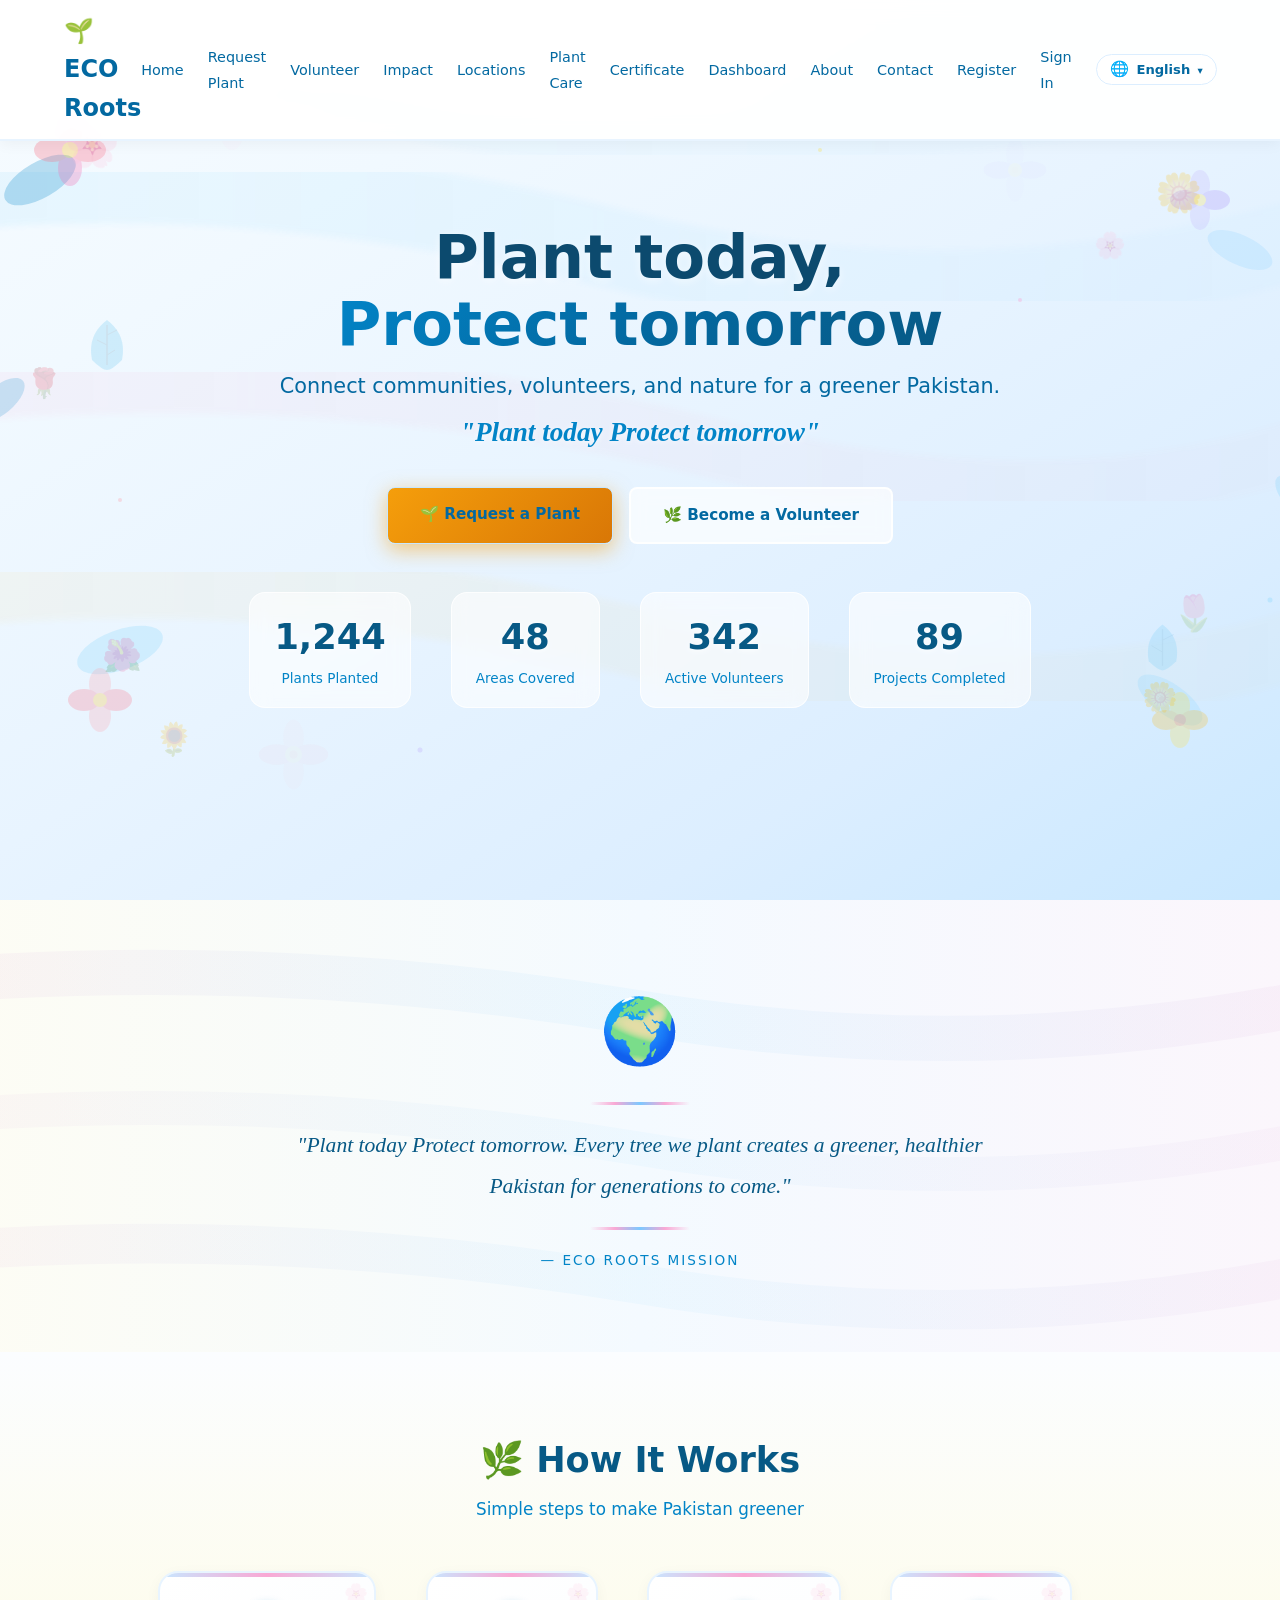
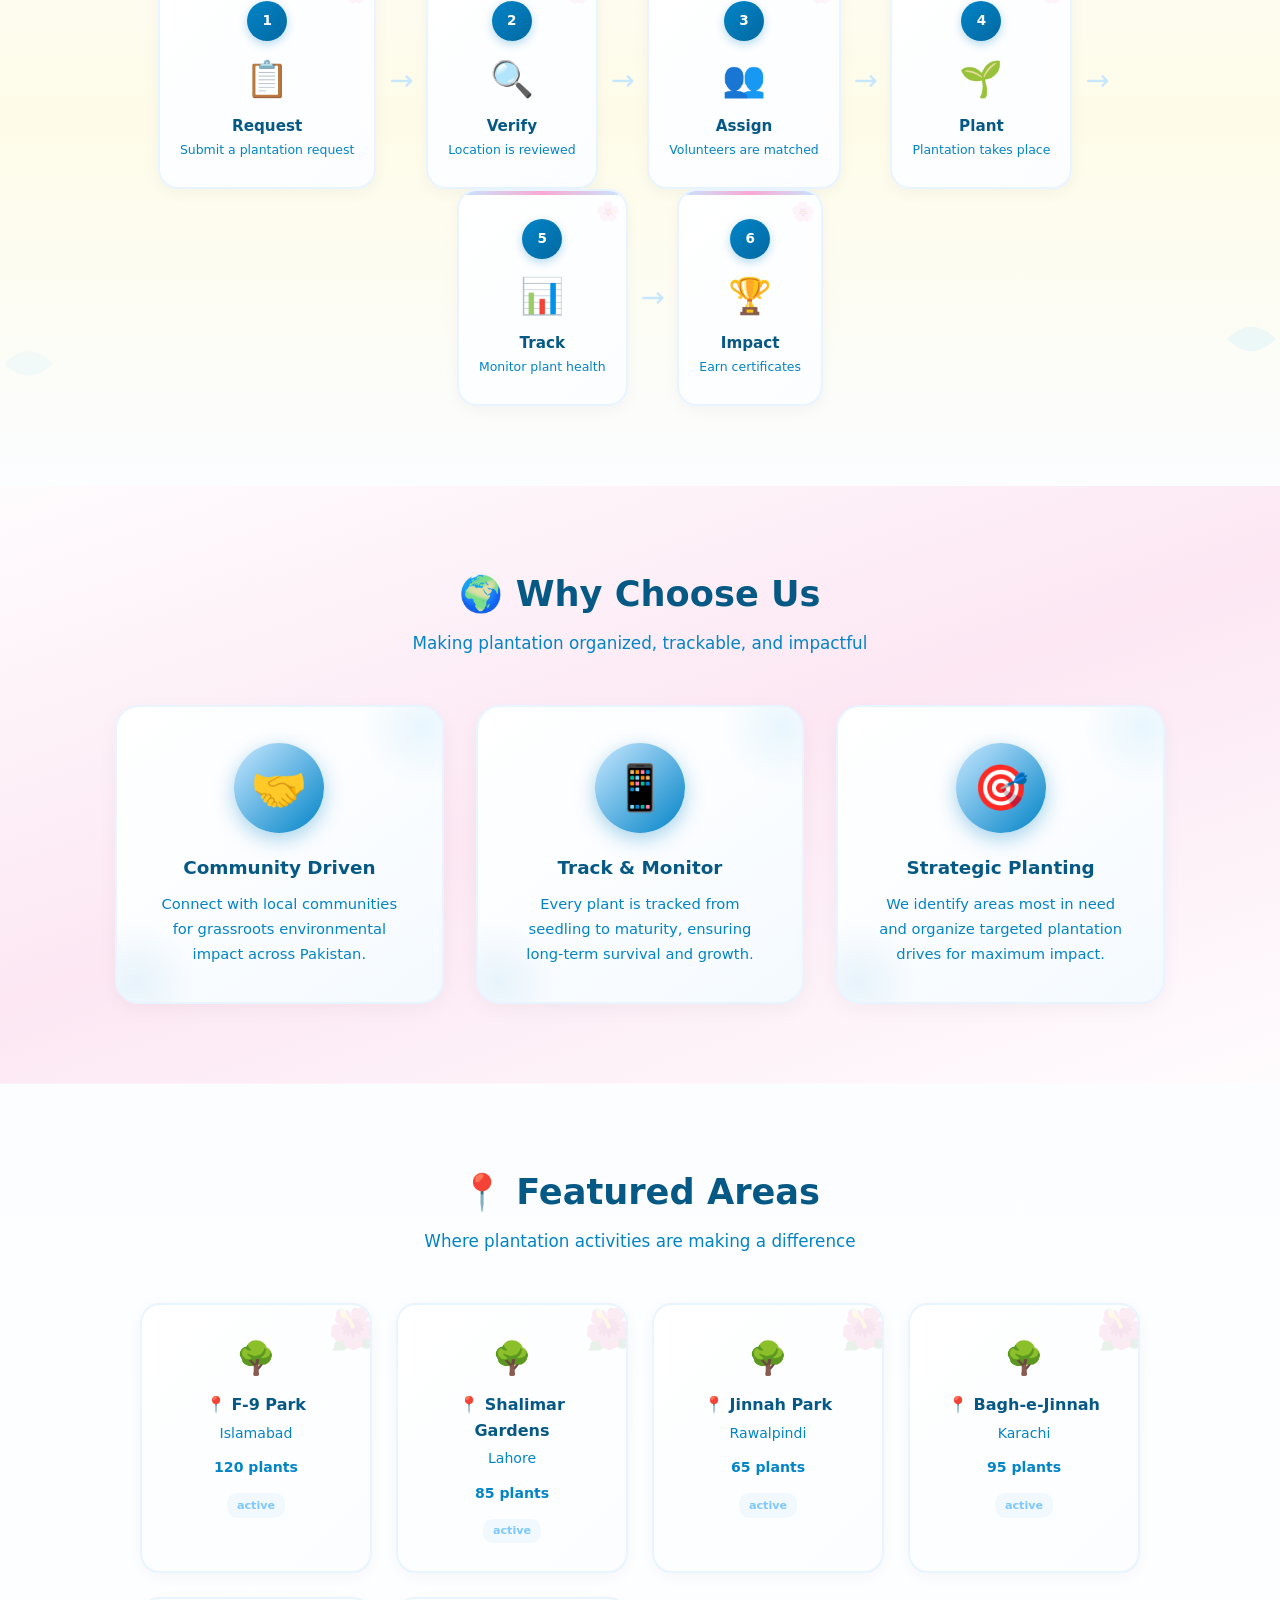
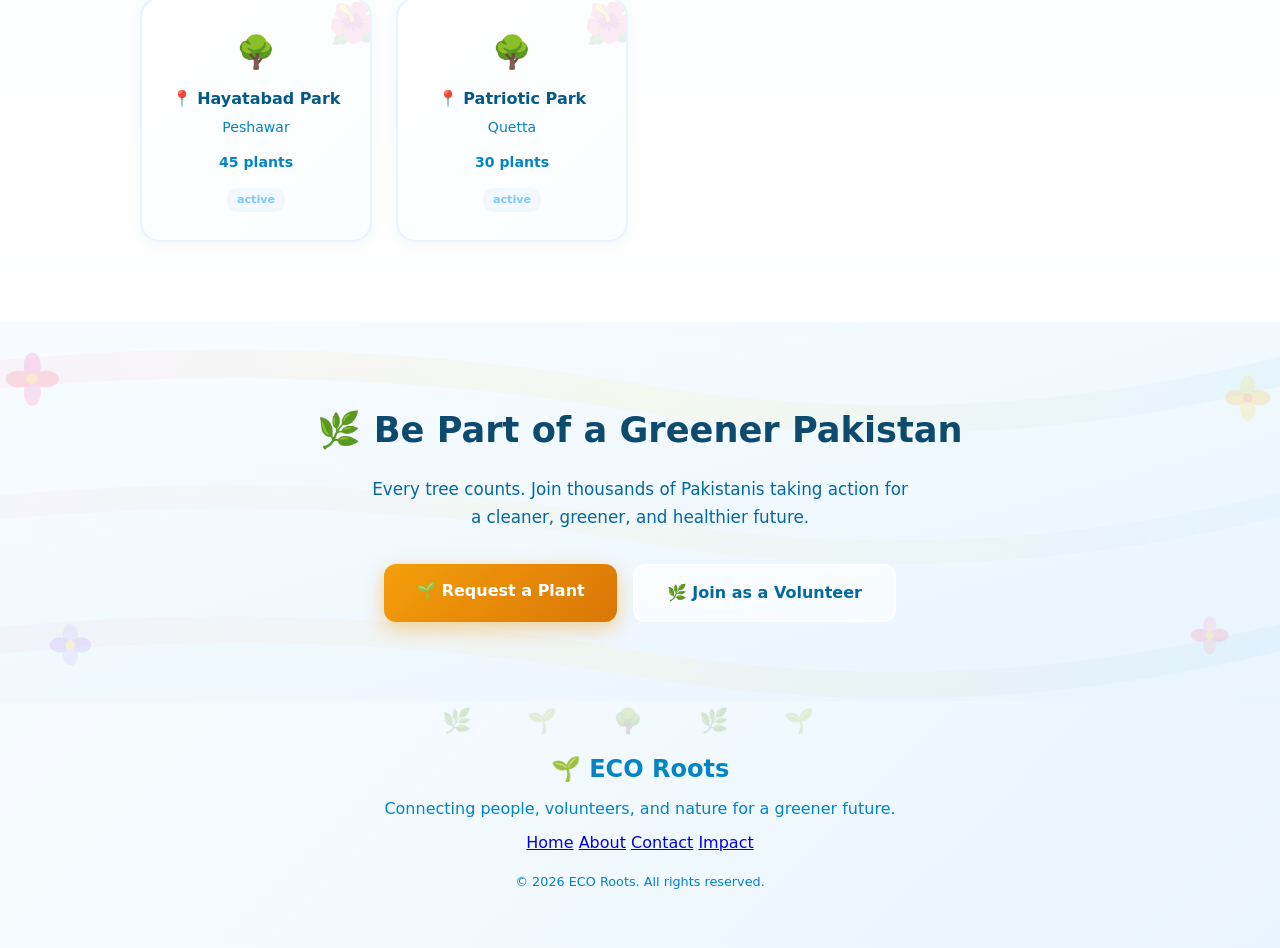
<file: index.html>
<!DOCTYPE html>
<html lang="en">
<head>
    <meta charset="UTF-8">
    <meta name="viewport" content="width=device-width, initial-scale=1.0">
    <title>ECO Roots — Plant today Protect tomorrow</title>
    <link rel="stylesheet" href="style.css">
    <style>
        /* ===== Canvas Painted Background ===== */
        .canvas-bg{position:absolute;top:0;left:0;right:0;bottom:0;pointer-events:none;z-index:0;overflow:hidden}
        .canvas-bg svg{position:absolute;width:100%;height:100%}

        /* ===== Hero ===== */
        .home-hero{min-height:100vh;display:flex;align-items:center;justify-content:center;text-align:center;padding:6rem 1.5rem 4rem;position:relative;overflow:hidden}
        .hero-paint-bg{position:absolute;top:0;left:0;right:0;bottom:0;z-index:0}
        .hero-paint-bg svg{width:100%;height:100%}
        .hero-content{position:relative;z-index:5;max-width:850px}
        .hero-h1{font-size:3.8rem;font-weight:800;color:var(--g900,#0c4a6e);margin-bottom:.75rem;text-shadow:0 2px 10px rgba(255,255,255,.6);line-height:1.1}
        .hero-h1 .highlight{background:linear-gradient(135deg,#0284c7,#0369a1,#075985);-webkit-background-clip:text;-webkit-text-fill-color:transparent;background-clip:text;text-shadow:none}
        .hero-sub{font-size:1.3rem;color:var(--g700,#0369a1);margin-bottom:.5rem;font-weight:400}
        .hero-motto{font-size:1.7rem;color:#0284c7;font-weight:700;margin-bottom:2rem;font-style:italic;font-family:Georgia,serif;text-shadow:0 1px 6px rgba(255,255,255,.8)}
        .hero-btns{display:flex;gap:1rem;justify-content:center;flex-wrap:wrap;margin-bottom:3rem}
        .hero-btns .btn-primary{background:linear-gradient(135deg,#f59e0b,#d97706);box-shadow:0 6px 20px rgba(245,158,11,.5);padding:.9rem 2rem}
        .hero-btns .btn-primary:hover{background:linear-gradient(135deg,#d9770b,#b45309);transform:translateY(-3px);box-shadow:0 8px 25px rgba(245,158,11,.6)}
        .hero-btns .btn-secondary{background:rgba(255,255,255,.65);color:var(--g700,#0369a1);border:2px solid rgba(255,255,255,.9);backdrop-filter:blur(8px);padding:.9rem 2rem}
        .hero-btns .btn-secondary:hover{background:#fff;border-color:var(--g400,#38bdf8);transform:translateY(-3px);color:var(--g800,#075985)}
        .hero-stats{display:flex;gap:2.5rem;justify-content:center;flex-wrap:wrap}
        .hero-stat{text-align:center;background:rgba(255,255,255,.6);backdrop-filter:blur(10px);padding:1rem 1.5rem;border-radius:16px;border:1px solid rgba(255,255,255,.8)}
        .hero-stat span{display:block;font-size:2.2rem;font-weight:800;color:var(--g800,#075985);text-shadow:0 1px 4px rgba(255,255,255,.8)}
        .hero-stat small{color:var(--g600,#0284c7);font-size:.85rem}

        /* ===== Floating Flowers ===== */
        .flower-float{position:absolute;pointer-events:none;z-index:1;animation:flowerFloat 7s ease-in-out infinite}
        @keyframes flowerFloat{0%,100%{transform:translateY(0) rotate(0deg) scale(1)}25%{transform:translateY(-12px) rotate(5deg) scale(1.05)}50%{transform:translateY(-8px) rotate(-3deg) scale(1)}75%{transform:translateY(-15px) rotate(4deg) scale(1.03)}}
        .leaf-sway{animation:leafSway 5s ease-in-out infinite}
        @keyframes leafSway{0%,100%{transform:rotate(-8deg)}50%{transform:rotate(8deg)}}
        .bloom-pulse{animation:bloomPulse 3s ease-in-out infinite}
        @keyframes bloomPulse{0%,100%{transform:scale(1);opacity:.9}50%{transform:scale(1.08);opacity:1}}

        /* ===== Painted Sections ===== */
        .paint-section{position:relative;padding:5rem 2rem;overflow:hidden}
        .paint-section-bg{position:absolute;top:0;left:0;right:0;bottom:0;z-index:0;pointer-events:none}
        .paint-section-bg svg{width:100%;height:100%}
        .paint-section-content{position:relative;z-index:2}

        /* Mission */
        .home-mission{background:linear-gradient(135deg,#fefce8 0%,#fbfdff 40%,#fce7f3 100%)}
        .mission-box{max-width:750px;margin:0 auto;text-align:center}
        .mission-icon{font-size:4rem;margin-bottom:1rem}
        .mission-quote{font-size:1.35rem;color:var(--g800);font-style:italic;line-height:1.9;font-family:Georgia,serif;margin-bottom:1rem}
        .mission-divider{width:100px;height:3px;background:linear-gradient(90deg,transparent,var(--pink),var(--g500),var(--pink),transparent);margin:1.25rem auto;border-radius:2px}
        .mission-author{font-size:.85rem;color:var(--g600);text-transform:uppercase;letter-spacing:2px}

        /* How It Works */
        .home-how{background:linear-gradient(180deg,#fbfdff 0%,#f4faff 50%,#fbfdff 100%)}
        .section-title{text-align:center;margin-bottom:3rem;position:relative;z-index:2}
        .section-title h2{font-size:2.2rem;color:var(--g800);margin-bottom:.5rem}
        .section-title p{color:var(--g600);font-size:1.05rem}
        .how-flow{display:flex;align-items:stretch;justify-content:center;gap:0;flex-wrap:wrap;max-width:1100px;margin:0 auto;position:relative;z-index:2}
        .how-step{background:linear-gradient(135deg,#fff 0%,#fbfdff 100%);border-radius:20px;padding:1.75rem 1.25rem;text-align:center;border:2px solid var(--g200);min-width:140px;transition:all .3s ease;position:relative;overflow:hidden;box-shadow:0 4px 15px rgba(0,0,0,.04)}
        .how-step::before{content:'';position:absolute;top:0;left:0;right:0;height:4px;background:linear-gradient(90deg,var(--g400),var(--pink),var(--g400))}
        .how-step::after{content:'🌸';position:absolute;top:6px;right:6px;font-size:1.2rem;opacity:.15;pointer-events:none}
        .how-step:hover{border-color:var(--g400);box-shadow:0 10px 30px rgba(2,132,199,.12);transform:translateY(-5px)}
        .how-step-num{width:40px;height:40px;background:linear-gradient(135deg,var(--g600),var(--g700));border-radius:50%;display:flex;align-items:center;justify-content:center;color:#fff;font-size:.85rem;font-weight:700;margin:0 auto .6rem;box-shadow:0 3px 10px rgba(2,132,199,.3)}
        .how-step-icon{font-size:2.2rem;display:block;margin-bottom:.4rem}
        .how-step h4{color:var(--g800);font-size:.95rem;margin-bottom:.2rem}
        .how-step p{color:var(--g600);font-size:.78rem;line-height:1.4}
        .how-arrow{display:flex;align-items:center;font-size:1.8rem;color:var(--g400);margin:0 .3rem;padding:0 .5rem}

        /* Features */
        .home-features{background:linear-gradient(180deg,#fff 0%,#f4faff 40%,#fff 100%)}
        .features-showcase{display:grid;grid-template-columns:repeat(3,1fr);gap:2rem;max-width:1050px;margin:0 auto;position:relative;z-index:2}
        .feature-showcase-card{background:linear-gradient(145deg,#fff 0%,#fbfdff 50%,#f4faff 100%);border-radius:24px;padding:2.25rem;text-align:center;border:2px solid var(--g200);transition:all .4s ease;position:relative;overflow:hidden;box-shadow:0 6px 20px rgba(0,0,0,.04)}
        .feature-showcase-card::before{content:'';position:absolute;top:-40px;right:-40px;width:120px;height:120px;background:radial-gradient(circle,rgba(14,165,233,.08) 0%,transparent 70%);border-radius:50%}
        .feature-showcase-card::after{content:'';position:absolute;bottom:-40px;left:-40px;width:120px;height:120px;background:radial-gradient(circle,rgba(2,132,199,.08) 0%,transparent 70%);border-radius:50%}
        .feature-showcase-card:hover{transform:translateY(-8px);box-shadow:0 15px 40px rgba(2,132,199,.15);border-color:var(--g400)}
        .feature-showcase-icon{width:90px;height:90px;background:linear-gradient(135deg,var(--g400),var(--g600));border-radius:50%;display:flex;align-items:center;justify-content:center;font-size:2.8rem;margin:0 auto 1.25rem;box-shadow:0 6px 20px rgba(2,132,199,.35);position:relative;z-index:2}
        .feature-showcase-card h4{color:var(--g800);margin-bottom:.5rem;font-size:1.15rem;position:relative;z-index:2}
        .feature-showcase-card p{color:var(--g600);font-size:.92rem;line-height:1.7;position:relative;z-index:2}

        /* Featured Areas */
        .home-areas{background:linear-gradient(180deg,#fbfdff 0%,#fff 50%,#fbfdff 100%)}
        .areas-grid{display:grid;grid-template-columns:repeat(auto-fit,minmax(200px,1fr));gap:1.5rem;max-width:1000px;margin:0 auto;position:relative;z-index:2}
        .area-card{background:linear-gradient(135deg,#fff,#fbfdff);border-radius:20px;padding:1.75rem;text-align:center;border:2px solid var(--g200);transition:all .3s ease;position:relative;overflow:hidden;box-shadow:0 4px 15px rgba(0,0,0,.04)}
        .area-card::before{content:'🌺';position:absolute;top:-8px;right:-8px;font-size:2.5rem;opacity:.1;pointer-events:none}
        .area-card:hover{transform:translateY(-5px);box-shadow:0 10px 30px rgba(2,132,199,.12);border-color:var(--g400)}
        .area-card h4{color:var(--g800);margin-bottom:.25rem}
        .area-card p{color:var(--g600);font-size:.88rem}
        .area-plants{font-size:1.6rem;font-weight:800;color:var(--g700);margin:.75rem 0}

        /* CTA */
        .home-cta{position:relative;padding:5rem 2rem;overflow:hidden;text-align:center}
        .cta-paint-bg{position:absolute;top:0;left:0;right:0;bottom:0;z-index:0}
        .cta-paint-bg svg{width:100%;height:100%}
        .home-cta h2{color:var(--g900,#0c4a6e);font-size:2.2rem;margin-bottom:1rem;position:relative;z-index:2}
        .home-cta p{color:var(--g700,#0369a1);max-width:550px;margin:0 auto 2rem;position:relative;z-index:2;line-height:1.7;font-size:1.05rem}
        .cta-btns{display:flex;gap:1rem;justify-content:center;position:relative;z-index:2}
        .btn-gold{background:linear-gradient(135deg,#f59e0b,#d97706);color:#fff;padding:.9rem 2rem;border-radius:12px;text-decoration:none;font-weight:600;border:none;transition:all .3s;box-shadow:0 6px 20px rgba(245,158,11,.45)}
        .btn-gold:hover{background:linear-gradient(135deg,#d9770b,#b45309);transform:translateY(-3px);box-shadow:0 8px 25px rgba(245,158,11,.55)}
        .btn-outline-white{background:rgba(255,255,255,.65);color:var(--g700,#0369a1);padding:.9rem 2rem;border-radius:12px;text-decoration:none;font-weight:600;border:2px solid rgba(255,255,255,.9);transition:all .3s;backdrop-filter:blur(5px)}
        .btn-outline-white:hover{background:#fff;border-color:var(--g400,#38bdf8);transform:translateY(-3px);color:var(--g800,#075985)}

        /* Responsive */
        @media(max-width:768px){
            .hero-h1{font-size:2.6rem}
            .hero-motto{font-size:1.35rem}
            .features-showcase{grid-template-columns:1fr}
            .how-flow{flex-direction:column;align-items:center}
            .how-arrow{transform:rotate(90deg);margin:.25rem 0}
            .hero-stats{gap:1rem}
            .cta-btns{flex-direction:column;align-items:center}
            .hero-stat{padding:.75rem 1rem}
        }
        @media(max-width:480px){
            .hero-h1{font-size:2rem}
            .hero-stats{flex-direction:column;gap:.75rem}
            .how-step{min-width:120px;padding:1.25rem 1rem}
        }
    </style>
</head>
<body>
    <nav class="navbar">
        <div class="nav-container">
            <a href="index.html" class="nav-logo">🌱 ECO Roots</a>
            <button class="nav-toggle" id="navToggle">☰</button>
            <ul class="nav-links" id="navLinks">
                <li><a href="index.html" class="active">Home</a></li>
                <li><a href="request.html">Request Plant</a></li>
                <li><a href="volunteer.html">Volunteer</a></li>
                <li><a href="impact.html">Impact</a></li>
                <li><a href="locations.html">Locations</a></li>
                <li><a href="plantcare.html">Plant Care</a></li>
                <li><a href="certificate.html">Certificate</a></li>
                <li><a href="dashboard.html">Dashboard</a></li>
                <li><a href="about.html">About</a></li>
                <li><a href="contact.html">Contact</a></li>
            </ul>
        </div>
    </nav>

    <!-- HERO with Canvas Painted Background -->
    <header class="home-hero">
        <div class="hero-paint-bg">
            <svg viewBox="0 0 1440 900" preserveAspectRatio="xMidYMid slice" xmlns="http://www.w3.org/2000/svg">
                <defs>
                    <linearGradient id="heroGrad" x1="0%" y1="0%" x2="100%" y2="100%"><stop offset="0%" style="stop-color:#f8fcff"/><stop offset="25%" style="stop-color:#f1f9ff"/><stop offset="50%" style="stop-color:#e8f4ff"/><stop offset="75%" style="stop-color:#dceeff"/><stop offset="100%" style="stop-color:#c7e7ff"/></linearGradient>
                    <linearGradient id="paintStroke1" x1="0%" y1="0%" x2="100%" y2="0%">
                        <stop offset="0%" style="stop-color:#38bdf8;stop-opacity:0.2"/>
                        <stop offset="100%" style="stop-color:#7dd3fc;stop-opacity:0.08"/>
                    </linearGradient>
                    <linearGradient id="paintStroke2" x1="0%" y1="0%" x2="100%" y2="0%">
                        <stop offset="0%" style="stop-color:#f472b6;stop-opacity:0.2"/>
                        <stop offset="100%" style="stop-color:#fb7185;stop-opacity:0.05"/>
                    </linearGradient>
                    <linearGradient id="paintStroke3" x1="0%" y1="0%" x2="100%" y2="0%">
                        <stop offset="0%" style="stop-color:#fbbf24;stop-opacity:0.2"/>
                        <stop offset="100%" style="stop-color:#f59e0b;stop-opacity:0.05"/>
                    </linearGradient>
                    <filter id="paintBlur"><feGaussianBlur stdDeviation="3"/></filter>
                </defs>
                <!-- Base gradient -->
                <rect width="1440" height="900" fill="url(#heroGrad)"/>
                <!-- Painted brush strokes -->
                <path d="M-50,200 Q300,150 700,250 T1500,200" stroke="url(#paintStroke1)" stroke-width="80" fill="none" filter="url(#paintBlur)" opacity="0.4"/>
                <path d="M-50,400 Q400,350 800,450 T1500,400" stroke="url(#paintStroke2)" stroke-width="60" fill="none" filter="url(#paintBlur)" opacity="0.3"/>
                <path d="M-50,600 Q350,550 750,650 T1500,600" stroke="url(#paintStroke3)" stroke-width="70" fill="none" filter="url(#paintBlur)" opacity="0.3"/>
                <path d="M-50,100 Q200,50 500,120 T1400,80" stroke="url(#paintStroke1)" stroke-width="40" fill="none" filter="url(#paintBlur)" opacity="0.2"/>
                <!-- Painted leaves -->
                <ellipse cx="120" cy="180" rx="40" ry="18" fill="#0284c7" opacity="0.25" transform="rotate(-30 120 180)"/>
                <ellipse cx="1320" cy="250" rx="35" ry="15" fill="#9fd6ff" opacity="0.3" transform="rotate(25 1320 250)"/>
                <ellipse cx="200" cy="650" rx="45" ry="20" fill="#38bdf8" opacity="0.15" transform="rotate(-20 200 650)"/>
                <ellipse cx="1250" cy="700" rx="38" ry="16" fill="#7dd3fc" opacity="0.2" transform="rotate(35 1250 700)"/>
                <ellipse cx="80" cy="400" rx="30" ry="14" fill="#0284c7" opacity="0.18" transform="rotate(-40 80 400)"/>
                <ellipse cx="1380" cy="500" rx="32" ry="14" fill="#38bdf8" opacity="0.15" transform="rotate(45 1380 500)"/>
                <!-- Painted flower petals - top left -->
                <g transform="translate(150,150)" opacity="0.3">
                    <ellipse cx="0" cy="-18" rx="12" ry="18" fill="#f472b6"/>
                    <ellipse cx="0" cy="18" rx="12" ry="18" fill="#f472b6"/>
                    <ellipse cx="-18" cy="0" rx="18" ry="12" fill="#fb7185"/>
                    <ellipse cx="18" cy="0" rx="18" ry="12" fill="#fb7185"/>
                    <circle cx="0" cy="0" r="8" fill="#fbbf24"/>
                </g>
                <!-- Painted flower - top right -->
                <g transform="translate(1280,200)" opacity="0.25">
                    <ellipse cx="0" cy="-15" rx="10" ry="15" fill="#c4b5fd"/>
                    <ellipse cx="0" cy="15" rx="10" ry="15" fill="#c4b5fd"/>
                    <ellipse cx="-15" cy="0" rx="15" ry="10" fill="#a78bfa"/>
                    <ellipse cx="15" cy="0" rx="15" ry="10" fill="#a78bfa"/>
                    <circle cx="0" cy="0" r="6" fill="#fde047"/>
                </g>
                <!-- Painted flower - bottom left -->
                <g transform="translate(180,700)" opacity="0.25">
                    <ellipse cx="0" cy="-16" rx="11" ry="16" fill="#fda4af"/>
                    <ellipse cx="0" cy="16" rx="11" ry="16" fill="#fda4af"/>
                    <ellipse cx="-16" cy="0" rx="16" ry="11" fill="#fb7185"/>
                    <ellipse cx="16" cy="0" rx="16" ry="11" fill="#fb7185"/>
                    <circle cx="0" cy="0" r="7" fill="#fbbf24"/>
                </g>
                <!-- Painted flower - bottom right -->
                <g transform="translate(1260,720)" opacity="0.25">
                    <ellipse cx="0" cy="-14" rx="10" ry="14" fill="#fde047"/>
                    <ellipse cx="0" cy="14" rx="10" ry="14" fill="#fde047"/>
                    <ellipse cx="-14" cy="0" rx="14" ry="10" fill="#fbbf24"/>
                    <ellipse cx="14" cy="0" rx="14" ry="10" fill="#fbbf24"/>
                    <circle cx="0" cy="0" r="6" fill="#f97316"/>
                </g>
                <!-- Small painted dots/sparkles -->
                <circle cx="300" cy="100" r="3" fill="#fde047" opacity="0.4"/>
                <circle cx="1100" cy="300" r="2" fill="#f9a8d4" opacity="0.4"/>
                <circle cx="500" cy="750" r="2.5" fill="#c4b5fd" opacity="0.35"/>
                <circle cx="900" cy="150" r="2" fill="#fde047" opacity="0.3"/>
                <circle cx="200" cy="500" r="2" fill="#fda4af" opacity="0.35"/>
                <circle cx="1350" cy="600" r="2.5" fill="#7dd3fc" opacity="0.3"/>
            </svg>
        </div>

        <!-- Floating Flowers -->
        <div class="flower-float" style="top:12%;left:5%;animation-delay:0s;font-size:2.8rem;opacity:.2">🌸</div>
        <div class="flower-float" style="top:70%;left:8%;animation-delay:1.2s;font-size:2rem;opacity:.18">🌺</div>
        <div class="flower-float" style="top:18%;right:6%;animation-delay:2.5s;font-size:2.4rem;opacity:.2">🌼</div>
        <div class="flower-float" style="top:65%;right:5%;animation-delay:0.8s;font-size:2.2rem;opacity:.18">🌷</div>
        <div class="flower-float" style="top:40%;left:2%;animation-delay:3s;font-size:1.8rem;opacity:.15">🌹</div>
        <div class="flower-float" style="bottom:15%;left:12%;animation-delay:4s;font-size:2rem;opacity:.18">🌻</div>
        <div class="flower-float" style="top:25%;right:12%;animation-delay:1.5s;font-size:1.6rem;opacity:.2;color:#f9a8d4">🌸</div>
        <div class="flower-float" style="bottom:20%;right:8%;animation-delay:3.5s;font-size:1.8rem;opacity:.2;color:#fde047">🌼</div>

        <!-- SVG Flower Illustrations -->
        <svg class="flower-float" style="top:8%;left:15%;width:80px;height:80px;animation-delay:0.5s" viewBox="0 0 80 80" xmlns="http://www.w3.org/2000/svg">
            <g opacity="0.25">
                <ellipse cx="40" cy="22" rx="12" ry="20" fill="#f9a8d4"/>
                <ellipse cx="40" cy="58" rx="12" ry="20" fill="#f9a8d4"/>
                <ellipse cx="22" cy="40" rx="20" ry="12" fill="#f472b6"/>
                <ellipse cx="58" cy="40" rx="20" ry="12" fill="#f472b6"/>
                <ellipse cx="27" cy="27" rx="14" ry="10" fill="#fbcfe8" transform="rotate(-45 27 27)"/>
                <ellipse cx="53" cy="27" rx="14" ry="10" fill="#fbcfe8" transform="rotate(45 53 27)"/>
                <ellipse cx="27" cy="53" rx="14" ry="10" fill="#fbcfe8" transform="rotate(45 27 53)"/>
                <ellipse cx="53" cy="53" rx="14" ry="10" fill="#fbcfe8" transform="rotate(-45 53 53)"/>
                <circle cx="40" cy="40" r="10" fill="#fbbf24"/>
                <circle cx="40" cy="40" r="5" fill="#f59e0b"/>
            </g>
        </svg>

        <svg class="flower-float" style="top:15%;right:18%;width:70px;height:70px;animation-delay:2s" viewBox="0 0 80 80" xmlns="http://www.w3.org/2000/svg">
            <g opacity="0.25">
                <ellipse cx="40" cy="22" rx="10" ry="18" fill="#c4b5fd"/>
                <ellipse cx="40" cy="58" rx="10" ry="18" fill="#c4b5fd"/>
                <ellipse cx="22" cy="40" rx="18" ry="10" fill="#a78bfa"/>
                <ellipse cx="58" cy="40" rx="18" ry="10" fill="#a78bfa"/>
                <circle cx="40" cy="40" r="8" fill="#fde047"/>
                <circle cx="40" cy="40" r="4" fill="#fbbf24"/>
            </g>
        </svg>

        <svg class="flower-float" style="bottom:12%;left:20%;width:75px;height:75px;animation-delay:3.5s" viewBox="0 0 80 80" xmlns="http://www.w3.org/2000/svg">
            <g opacity="0.25">
                <ellipse cx="40" cy="22" rx="11" ry="19" fill="#fda4af"/>
                <ellipse cx="40" cy="58" rx="11" ry="19" fill="#fda4af"/>
                <ellipse cx="22" cy="40" rx="19" ry="11" fill="#fb7185"/>
                <ellipse cx="58" cy="40" rx="19" ry="11" fill="#fb7185"/>
                <circle cx="40" cy="40" r="9" fill="#fde047"/>
                <circle cx="40" cy="40" r="4.5" fill="#f97316"/>
            </g>
        </svg>

        <!-- Leaf Illustrations -->
        <svg class="leaf-sway" style="position:absolute;top:35%;left:6%;width:60px;height:60px;opacity:.15;z-index:1" viewBox="0 0 60 60" xmlns="http://www.w3.org/2000/svg">
            <path d="M30,5 Q50,20 45,45 Q35,55 30,55 Q25,55 15,45 Q10,20 30,5Z" fill="#0ea5e9"/>
            <path d="M30,10 L30,50" stroke="#075985" stroke-width="1.5" fill="none"/>
            <path d="M30,20 L40,15" stroke="#075985" stroke-width="1" fill="none"/>
            <path d="M30,30 L20,25" stroke="#075985" stroke-width="1" fill="none"/>
            <path d="M30,40 L38,35" stroke="#075985" stroke-width="1" fill="none"/>
        </svg>

        <svg class="leaf-sway" style="position:absolute;bottom:25%;right:7%;width:55px;height:55px;opacity:.15;z-index:1;animation-delay:1s" viewBox="0 0 60 60" xmlns="http://www.w3.org/2000/svg">
            <path d="M30,5 Q50,20 45,45 Q35,55 30,55 Q25,55 15,45 Q10,20 30,5Z" fill="#38bdf8"/>
            <path d="M30,10 L30,50" stroke="#0284c7" stroke-width="1.5" fill="none"/>
            <path d="M30,22 L42,16" stroke="#0284c7" stroke-width="1" fill="none"/>
            <path d="M30,35 L18,28" stroke="#0284c7" stroke-width="1" fill="none"/>
        </svg>

        <div class="hero-content">
            <h1 class="hero-h1">Plant today,<br><span class="highlight">Protect tomorrow</span></h1>
            <p class="hero-sub">Connect communities, volunteers, and nature for a greener Pakistan.</p>
            <p class="hero-motto">"Plant today Protect tomorrow"</p>
            <div class="hero-btns">
                <a href="request.html" class="btn btn-primary">🌱 Request a Plant</a>
                <a href="volunteer.html" class="btn btn-secondary">🌿 Become a Volunteer</a>
            </div>
            <div class="hero-stats">
                <div class="hero-stat"><span id="hPlants">0</span><small>Plants Planted</small></div>
                <div class="hero-stat"><span id="hAreas">0</span><small>Areas Covered</small></div>
                <div class="hero-stat"><span id="hVolunteers">0</span><small>Active Volunteers</small></div>
                <div class="hero-stat"><span id="hProjects">0</span><small>Projects Completed</small></div>
            </div>
        </div>
    </header>

    <!-- MISSION QUOTE -->
    <section class="paint-section home-mission">
        <div class="paint-section-bg">
            <svg viewBox="0 0 1440 400" preserveAspectRatio="xMidYMid slice" xmlns="http://www.w3.org/2000/svg">
                <defs>
                    <linearGradient id="missionGrad" x1="0%" y1="0%" x2="100%" y2="0%"><stop offset="0%" style="stop-color:#fffdf2"/><stop offset="50%" style="stop-color:#f4faff"/><stop offset="100%" style="stop-color:#fdf5fb"/></linearGradient>
                    <linearGradient id="missionStroke" x1="0%" y1="0%" x2="100%" y2="0%">
                        <stop offset="0%" style="stop-color:#f9a8d4;stop-opacity:0.3"/>
                        <stop offset="50%" style="stop-color:#7dd3fc;stop-opacity:0.2"/>
                        <stop offset="100%" style="stop-color:#f9a8d4;stop-opacity:0.3"/>
                    </linearGradient>
                </defs>
                <rect width="1440" height="400" fill="url(#missionGrad)"/>
                <path d="M0,80 Q360,40 720,100 T1440,60" stroke="url(#missionStroke)" stroke-width="40" fill="none" opacity="0.4"/>
                <path d="M0,200 Q360,160 720,220 T1440,180" stroke="url(#missionStroke)" stroke-width="30" fill="none" opacity="0.3"/>
                <path d="M0,320 Q360,280 720,340 T1440,300" stroke="url(#missionStroke)" stroke-width="35" fill="none" opacity="0.35"/>
                <!-- Painted flowers -->
                <g transform="translate(80,60)" opacity="0.2">
                    <ellipse cx="0" cy="-12" rx="8" ry="12" fill="#f472b6"/>
                    <ellipse cx="0" cy="12" rx="8" ry="12" fill="#f472b6"/>
                    <ellipse cx="-12" cy="0" rx="12" ry="8" fill="#fb7185"/>
                    <ellipse cx="12" cy="0" rx="12" ry="8" fill="#fb7185"/>
                    <circle cx="0" cy="0" r="5" fill="#fbbf24"/>
                </g>
                <g transform="translate(1360,80)" opacity="0.2">
                    <ellipse cx="0" cy="-10" rx="7" ry="10" fill="#c4b5fd"/>
                    <ellipse cx="0" cy="10" rx="7" ry="10" fill="#c4b5fd"/>
                    <ellipse cx="-10" cy="0" rx="10" ry="7" fill="#a78bfa"/>
                    <ellipse cx="10" cy="0" rx="10" ry="7" fill="#a78bfa"/>
                    <circle cx="0" cy="0" r="4" fill="#fde047"/>
                </g>
                <g transform="translate(120,340)" opacity="0.18">
                    <ellipse cx="0" cy="-11" rx="8" ry="11" fill="#fda4af"/>
                    <ellipse cx="0" cy="11" rx="8" ry="11" fill="#fda4af"/>
                    <ellipse cx="-11" cy="0" rx="11" ry="8" fill="#fb7185"/>
                    <ellipse cx="11" cy="0" rx="11" ry="8" fill="#fb7185"/>
                    <circle cx="0" cy="0" r="5" fill="#fbbf24"/>
                </g>
                <g transform="translate(1320,330)" opacity="0.18">
                    <ellipse cx="0" cy="-10" rx="7" ry="10" fill="#fde047"/>
                    <ellipse cx="0" cy="10" rx="7" ry="10" fill="#fde047"/>
                    <ellipse cx="-10" cy="0" rx="10" ry="7" fill="#fbbf24"/>
                    <ellipse cx="10" cy="0" rx="10" ry="7" fill="#fbbf24"/>
                    <circle cx="0" cy="0" r="4" fill="#f97316"/>
                </g>
            </svg>
        </div>
        <div class="paint-section-content mission-box">
            <div class="mission-icon">🌍</div>
            <div class="mission-divider"></div>
            <p class="mission-quote">"Plant today Protect tomorrow. Every tree we plant creates a greener, healthier Pakistan for generations to come."</p>
            <div class="mission-divider"></div>
            <p class="mission-author">— ECO Roots Mission</p>
        </div>
    </section>

    <!-- HOW IT WORKS -->
    <section class="paint-section home-how">
        <div class="paint-section-bg">
            <svg viewBox="0 0 1440 600" preserveAspectRatio="xMidYMid slice" xmlns="http://www.w3.org/2000/svg">
                <defs>
                    <linearGradient id="howGrad" x1="0%" y1="0%" x2="0%" y2="100%">
                        <stop offset="0%" style="stop-color:#fbfdff"/>
                        <stop offset="50%" style="stop-color:#fefce8"/>
                        <stop offset="100%" style="stop-color:#fbfdff"/>
                    </linearGradient>
                </defs>
                <rect width="1440" height="600" fill="url(#howGrad)"/>
                <!-- Decorative leaves -->
                <g opacity="0.08">
                    <path d="M100,100 Q120,80 140,100 Q120,120 100,100Z" fill="#38bdf8"/>
                    <path d="M1300,150 Q1320,130 1340,150 Q1320,170 1300,150Z" fill="#0284c7"/>
                    <path d="M200,500 Q220,480 240,500 Q220,520 200,500Z" fill="#7dd3fc"/>
                    <path d="M1200,480 Q1220,460 1240,480 Q1220,500 1200,480Z" fill="#38bdf8"/>
                </g>
            </svg>
        </div>
        <div class="paint-section-content">
            <div class="section-title">
                <h2>🌿 How It Works</h2>
                <p>Simple steps to make Pakistan greener</p>
            </div>
            <div class="how-flow">
                <div class="how-step">
                    <div class="how-step-num">1</div>
                    <span class="how-step-icon">📋</span>
                    <h4>Request</h4>
                    <p>Submit a plantation request</p>
                </div>
                <div class="how-arrow">→</div>
                <div class="how-step">
                    <div class="how-step-num">2</div>
                    <span class="how-step-icon">🔍</span>
                    <h4>Verify</h4>
                    <p>Location is reviewed</p>
                </div>
                <div class="how-arrow">→</div>
                <div class="how-step">
                    <div class="how-step-num">3</div>
                    <span class="how-step-icon">👥</span>
                    <h4>Assign</h4>
                    <p>Volunteers are matched</p>
                </div>
                <div class="how-arrow">→</div>
                <div class="how-step">
                    <div class="how-step-num">4</div>
                    <span class="how-step-icon">🌱</span>
                    <h4>Plant</h4>
                    <p>Plantation takes place</p>
                </div>
                <div class="how-arrow">→</div>
                <div class="how-step">
                    <div class="how-step-num">5</div>
                    <span class="how-step-icon">📊</span>
                    <h4>Track</h4>
                    <p>Monitor plant health</p>
                </div>
                <div class="how-arrow">→</div>
                <div class="how-step">
                    <div class="how-step-num">6</div>
                    <span class="how-step-icon">🏆</span>
                    <h4>Impact</h4>
                    <p>Earn certificates</p>
                </div>
            </div>
        </div>
    </section>

    <!-- FEATURES -->
    <section class="paint-section home-features">
        <div class="paint-section-bg">
            <svg viewBox="0 0 1440 500" preserveAspectRatio="xMidYMid slice" xmlns="http://www.w3.org/2000/svg">
                <defs>
                    <linearGradient id="featGrad" x1="0%" y1="0%" x2="100%" y2="100%">
                        <stop offset="0%" style="stop-color:#fff"/>
                        <stop offset="50%" style="stop-color:#fce7f3"/>
                        <stop offset="100%" style="stop-color:#fff"/>
                    </linearGradient>
                </defs>
                <rect width="1440" height="500" fill="url(#featGrad)"/>
                <!-- Painted flower corners -->
                <g transform="translate(100,80)" opacity="0.12">
                    <ellipse cx="0" cy="-15" rx="10" ry="15" fill="#f472b6"/>
                    <ellipse cx="0" cy="15" rx="10" ry="15" fill="#f472b6"/>
                    <ellipse cx="-15" cy="0" rx="15" ry="10" fill="#fb7185"/>
                    <ellipse cx="15" cy="0" rx="15" ry="10" fill="#fb7185"/>
                    <circle cx="0" cy="0" r="6" fill="#fbbf24"/>
                </g>
                <g transform="translate(1340,100)" opacity="0.12">
                    <ellipse cx="0" cy="-12" rx="8" ry="12" fill="#c4b5fd"/>
                    <ellipse cx="0" cy="12" rx="8" ry="12" fill="#c4b5fd"/>
                    <ellipse cx="-12" cy="0" rx="12" ry="8" fill="#a78bfa"/>
                    <ellipse cx="12" cy="0" rx="12" ry="8" fill="#a78bfa"/>
                    <circle cx="0" cy="0" r="5" fill="#fde047"/>
                </g>
                <g transform="translate(150,420)" opacity="0.1">
                    <ellipse cx="0" cy="-10" rx="7" ry="10" fill="#fda4af"/>
                    <ellipse cx="0" cy="10" rx="7" ry="10" fill="#fda4af"/>
                    <ellipse cx="-10" cy="0" rx="10" ry="7" fill="#fb7185"/>
                    <ellipse cx="10" cy="0" rx="10" ry="7" fill="#fb7185"/>
                    <circle cx="0" cy="0" r="4" fill="#fbbf24"/>
                </g>
                <g transform="translate(1300,430)" opacity="0.1">
                    <ellipse cx="0" cy="-10" rx="7" ry="10" fill="#fde047"/>
                    <ellipse cx="0" cy="10" rx="7" ry="10" fill="#fde047"/>
                    <ellipse cx="-10" cy="0" rx="10" ry="7" fill="#fbbf24"/>
                    <ellipse cx="10" cy="0" rx="10" ry="7" fill="#fbbf24"/>
                    <circle cx="0" cy="0" r="4" fill="#f97316"/>
                </g>
            </svg>
        </div>
        <div class="paint-section-content">
            <div class="section-title">
                <h2>🌍 Why Choose Us</h2>
                <p>Making plantation organized, trackable, and impactful</p>
            </div>
            <div class="features-showcase">
                <div class="feature-showcase-card">
                    <div class="feature-showcase-icon">🤝</div>
                    <h4>Community Driven</h4>
                    <p>Connect with local communities for grassroots environmental impact across Pakistan.</p>
                </div>
                <div class="feature-showcase-card">
                    <div class="feature-showcase-icon">📱</div>
                    <h4>Track & Monitor</h4>
                    <p>Every plant is tracked from seedling to maturity, ensuring long-term survival and growth.</p>
                </div>
                <div class="feature-showcase-card">
                    <div class="feature-showcase-icon">🎯</div>
                    <h4>Strategic Planting</h4>
                    <p>We identify areas most in need and organize targeted plantation drives for maximum impact.</p>
                </div>
            </div>
        </div>
    </section>

    <!-- FEATURED AREAS -->
    <section class="paint-section home-areas">
        <div class="paint-section-bg">
            <svg viewBox="0 0 1440 500" preserveAspectRatio="xMidYMid slice" xmlns="http://www.w3.org/2000/svg">
                <defs>
                    <linearGradient id="areaGrad" x1="0%" y1="0%" x2="0%" y2="100%">
                        <stop offset="0%" style="stop-color:#fbfdff"/>
                        <stop offset="100%" style="stop-color:#fff"/>
                    </linearGradient>
                </defs>
                <rect width="1440" height="500" fill="url(#areaGrad)"/>
                <g opacity="0.07">
                    <path d="M80,80 Q100,60 120,80 Q100,100 80,80Z" fill="#38bdf8"/>
                    <path d="M1320,100 Q1340,80 1360,100 Q1340,120 1320,100Z" fill="#0284c7"/>
                    <path d="M150,420 Q170,400 190,420 Q170,440 150,420Z" fill="#7dd3fc"/>
                    <path d="M1250,400 Q1270,380 1290,400 Q1270,420 1250,400Z" fill="#38bdf8"/>
                </g>
            </svg>
        </div>
        <div class="paint-section-content">
            <div class="section-title">
                <h2>📍 Featured Areas</h2>
                <p>Where plantation activities are making a difference</p>
            </div>
            <div class="areas-grid" id="featuredAreas"></div>
        </div>
    </section>

    <!-- CTA -->
    <section class="home-cta">
        <div class="cta-paint-bg">
            <svg viewBox="0 0 1440 400" preserveAspectRatio="xMidYMid slice" xmlns="http://www.w3.org/2000/svg">
                <defs>
                    <linearGradient id="ctaGrad" x1="0%" y1="0%" x2="100%" y2="100%"><stop offset="0%" style="stop-color:#f8fcff"/><stop offset="50%" style="stop-color:#f1f9ff"/><stop offset="100%" style="stop-color:#e8f4ff"/></linearGradient>
                    <linearGradient id="ctaStroke" x1="0%" y1="0%" x2="100%" y2="0%">
                        <stop offset="0%" style="stop-color:#f9a8d4;stop-opacity:0.25"/>
                        <stop offset="50%" style="stop-color:#fde047;stop-opacity:0.2"/>
                        <stop offset="100%" style="stop-color:#7dd3fc;stop-opacity:0.25"/>
                    </linearGradient>
                </defs>
                <rect width="1440" height="400" fill="url(#ctaGrad)"/>
                <path d="M0,60 Q360,20 720,80 T1440,40" stroke="url(#ctaStroke)" stroke-width="30" fill="none" opacity="0.4"/>
                <path d="M0,200 Q360,160 720,220 T1440,180" stroke="url(#ctaStroke)" stroke-width="25" fill="none" opacity="0.3"/>
                <path d="M0,340 Q360,300 720,360 T1440,320" stroke="url(#ctaStroke)" stroke-width="28" fill="none" opacity="0.35"/>
                <!-- Painted flowers -->
                <g transform="translate(80,60)" opacity="0.2">
                    <ellipse cx="0" cy="-14" rx="9" ry="14" fill="#f472b6"/>
                    <ellipse cx="0" cy="14" rx="9" ry="14" fill="#f472b6"/>
                    <ellipse cx="-14" cy="0" rx="14" ry="9" fill="#fb7185"/>
                    <ellipse cx="14" cy="0" rx="14" ry="9" fill="#fb7185"/>
                    <circle cx="0" cy="0" r="6" fill="#fbbf24"/>
                </g>
                <g transform="translate(1360,80)" opacity="0.2">
                    <ellipse cx="0" cy="-12" rx="8" ry="12" fill="#fde047"/>
                    <ellipse cx="0" cy="12" rx="8" ry="12" fill="#fde047"/>
                    <ellipse cx="-12" cy="0" rx="12" ry="8" fill="#fbbf24"/>
                    <ellipse cx="12" cy="0" rx="12" ry="8" fill="#fbbf24"/>
                    <circle cx="0" cy="0" r="5" fill="#f97316"/>
                </g>
                <g transform="translate(120,340)" opacity="0.18">
                    <ellipse cx="0" cy="-11" rx="8" ry="11" fill="#c4b5fd"/>
                    <ellipse cx="0" cy="11" rx="8" ry="11" fill="#c4b5fd"/>
                    <ellipse cx="-11" cy="0" rx="11" ry="8" fill="#a78bfa"/>
                    <ellipse cx="11" cy="0" rx="11" ry="8" fill="#a78bfa"/>
                    <circle cx="0" cy="0" r="5" fill="#fde047"/>
                </g>
                <g transform="translate(1320,330)" opacity="0.18">
                    <ellipse cx="0" cy="-10" rx="7" ry="10" fill="#fda4af"/>
                    <ellipse cx="0" cy="10" rx="7" ry="10" fill="#fda4af"/>
                    <ellipse cx="-10" cy="0" rx="10" ry="7" fill="#fb7185"/>
                    <ellipse cx="10" cy="0" rx="10" ry="7" fill="#fb7185"/>
                    <circle cx="0" cy="0" r="4" fill="#fbbf24"/>
                </g>
            </svg>
        </div>
        <h2>🌿 Be Part of a Greener Pakistan</h2>
        <p>Every tree counts. Join thousands of Pakistanis taking action for a cleaner, greener, and healthier future.</p>
        <div class="cta-btns">
            <a href="request.html" class="btn-gold">🌱 Request a Plant</a>
            <a href="volunteer.html" class="btn-outline-white">🌿 Join as a Volunteer</a>
        </div>
    </section>

    <footer class="footer">
        <div class="footer-content">
            <p class="footer-logo">🌱 ECO Roots</p>
            <p>Connecting people, volunteers, and nature for a greener future.</p>
            <div class="footer-links">
                <a href="index.html">Home</a>
                <a href="about.html">About</a>
                <a href="contact.html">Contact</a>
                <a href="impact.html">Impact</a>
            </div>
            <p class="footer-copy">&copy; 2026 ECO Roots. All rights reserved.</p>
        </div>
    </footer>
    <script src="data.js"></script>
    <script src="home.js"></script>
</body>
</html>
</file>
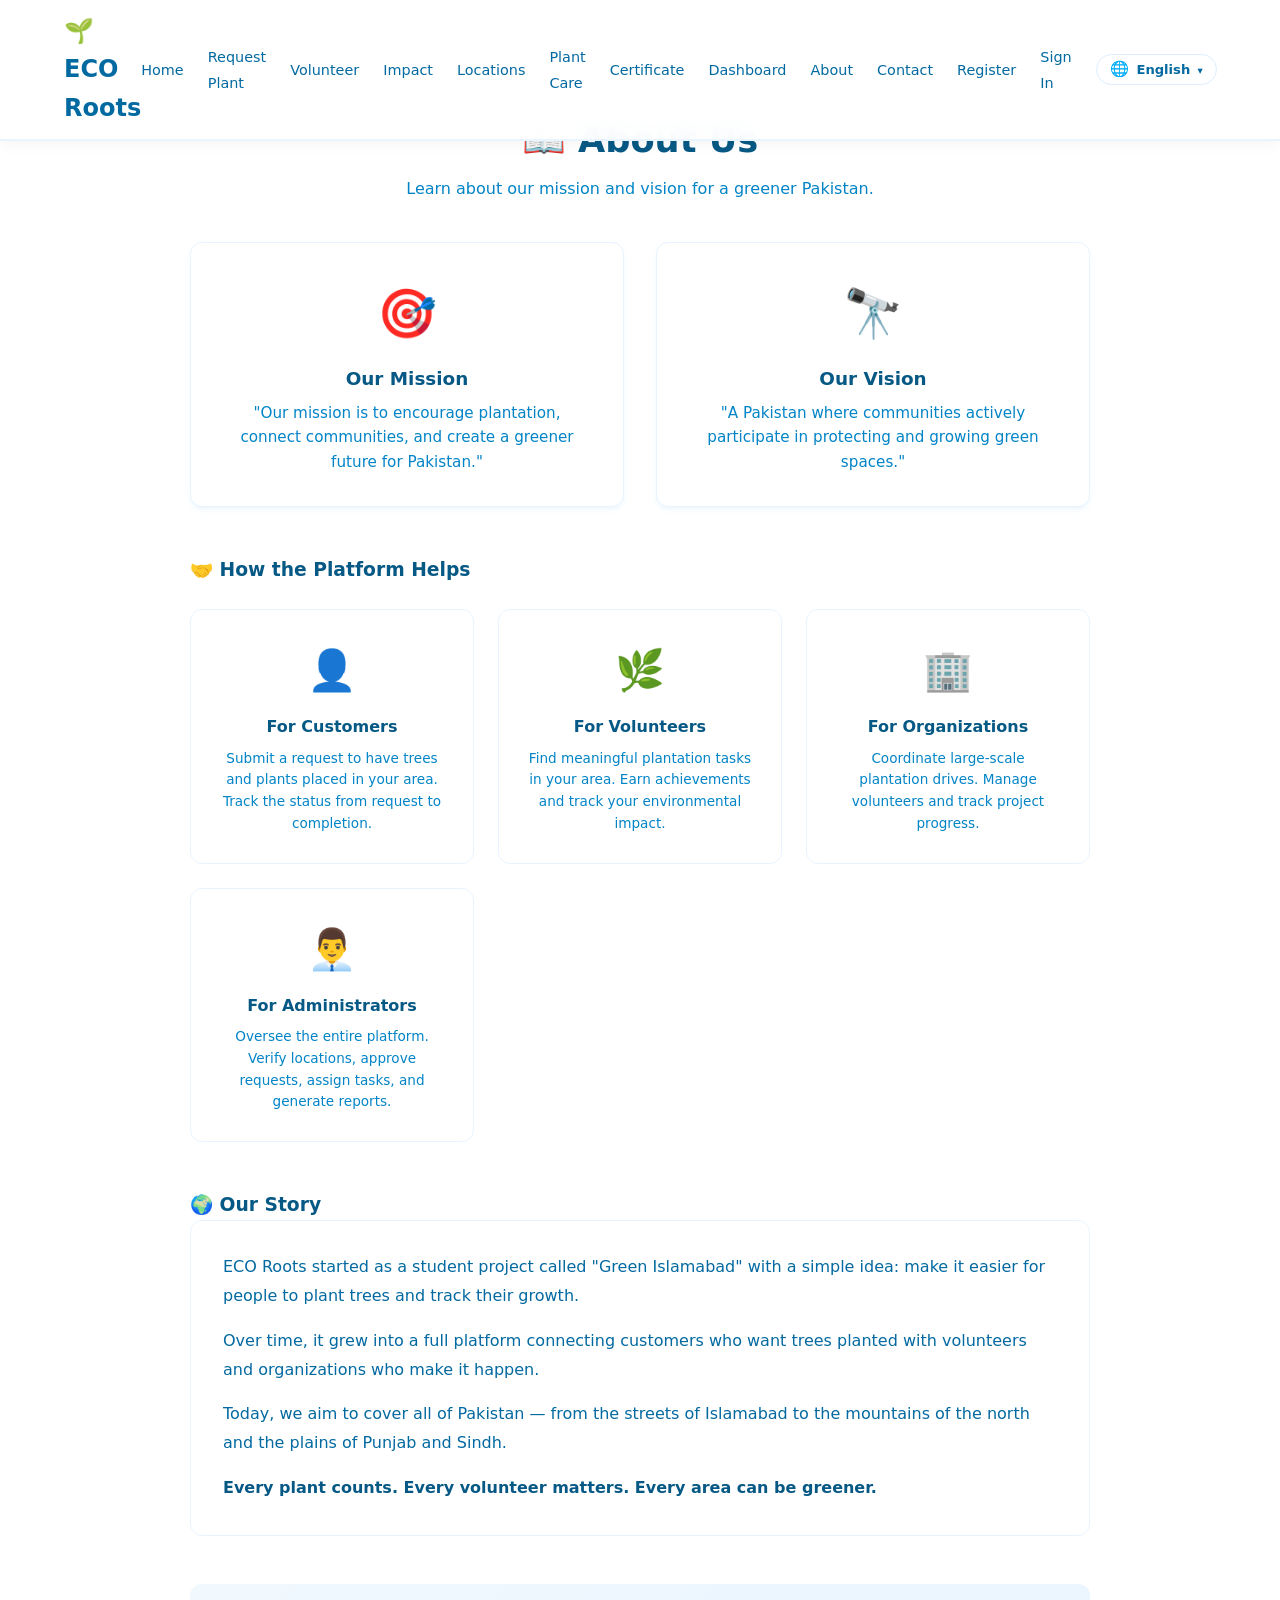
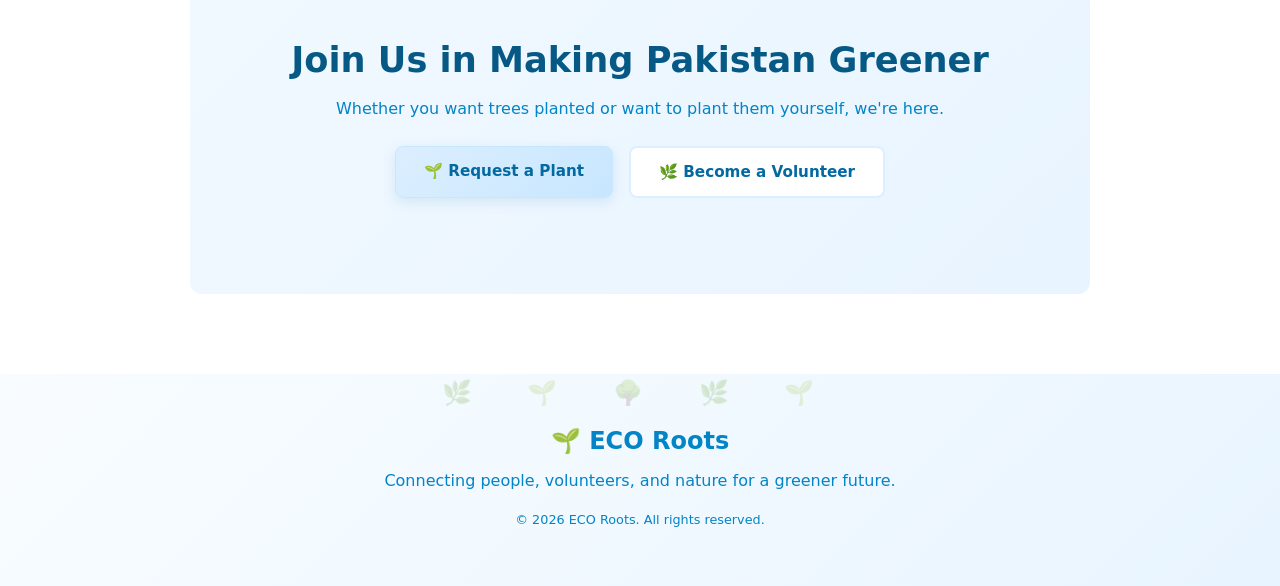
<file: about.html>
<!DOCTYPE html>
<html lang="en">
<head>
    <meta charset="UTF-8">
    <meta name="viewport" content="width=device-width, initial-scale=1.0">
    <title>ECO Roots — About Us</title>
    <link rel="stylesheet" href="style.css">
</head>
<body>
    <nav class="navbar">
        <div class="nav-container">
            <a href="index.html" class="nav-logo">🌱 ECO Roots</a>
            <button class="nav-toggle" id="navToggle">☰</button>
            <ul class="nav-links" id="navLinks">
                <li><a href="index.html">Home</a></li>
                <li><a href="request.html">Request Plant</a></li>
                <li><a href="volunteer.html">Volunteer</a></li>
                <li><a href="impact.html">Impact</a></li>
                <li><a href="locations.html">Locations</a></li>
                <li><a href="plantcare.html">Plant Care</a></li>
                <li><a href="certificate.html">Certificate</a></li>
                <li><a href="dashboard.html">Dashboard</a></li>
                <li><a href="about.html" class="active">About</a></li>
                <li><a href="contact.html">Contact</a></li>
            </ul>
        </div>
    </nav>

    <section class="section page-header">
        <div class="section-container">
            <h2>📖 About Us</h2>
            <p class="section-subtitle">Learn about our mission and vision for a greener Pakistan.</p>

            <div class="about-content">
                <div class="about-card">
                    <span class="about-icon">🎯</span>
                    <h3>Our Mission</h3>
                    <p>"Our mission is to encourage plantation, connect communities, and create a greener future for Pakistan."</p>
                </div>
                <div class="about-card">
                    <span class="about-icon">🔭</span>
                    <h3>Our Vision</h3>
                    <p>"A Pakistan where communities actively participate in protecting and growing green spaces."</p>
                </div>
            </div>

            <div class="dash-section" style="margin-top:3rem">
                <h3>🤝 How the Platform Helps</h3>
                <div class="features-grid">
                    <div class="feature-card"><span class="feature-icon">👤</span><h4>For Customers</h4><p>Submit a request to have trees and plants placed in your area. Track the status from request to completion.</p></div>
                    <div class="feature-card"><span class="feature-icon">🌿</span><h4>For Volunteers</h4><p>Find meaningful plantation tasks in your area. Earn achievements and track your environmental impact.</p></div>
                    <div class="feature-card"><span class="feature-icon">🏢</span><h4>For Organizations</h4><p>Coordinate large-scale plantation drives. Manage volunteers and track project progress.</p></div>
                    <div class="feature-card"><span class="feature-icon">👨‍💼</span><h4>For Administrators</h4><p>Oversee the entire platform. Verify locations, approve requests, assign tasks, and generate reports.</p></div>
                </div>
            </div>

            <div class="dash-section" style="margin-top:3rem">
                <h3>🌍 Our Story</h3>
                <div class="about-story">
                    <p>ECO Roots started as a student project called "Green Islamabad" with a simple idea: make it easier for people to plant trees and track their growth.</p>
                    <p>Over time, it grew into a full platform connecting customers who want trees planted with volunteers and organizations who make it happen.</p>
                    <p>Today, we aim to cover all of Pakistan — from the streets of Islamabad to the mountains of the north and the plains of Punjab and Sindh.</p>
                    <p>Every plant counts. Every volunteer matters. Every area can be greener.</p>
                </div>
            </div>

            <div class="cta-section" style="margin-top:3rem;border-radius:var(--r);padding:3rem;text-align:center;background:linear-gradient(135deg,var(--g100),var(--g200))">
                <h2>Join Us in Making Pakistan Greener</h2>
                <p class="section-subtitle">Whether you want trees planted or want to plant them yourself, we're here.</p>
                <div class="hero-buttons" style="margin-top:1.5rem">
                    <a href="request.html" class="btn btn-primary">🌱 Request a Plant</a>
                    <a href="volunteer.html" class="btn btn-secondary">🌿 Become a Volunteer</a>
                </div>
            </div>
        </div>
    </section>

    <footer class="footer">
        <div class="footer-content">
            <p class="footer-logo">🌱 ECO Roots</p>
            <p>Connecting people, volunteers, and nature for a greener future.</p>
            <p class="footer-copy">&copy; 2026 ECO Roots. All rights reserved.</p>
        </div>
    </footer>
    <script src="data.js"></script>
</body>
</html>
</file>
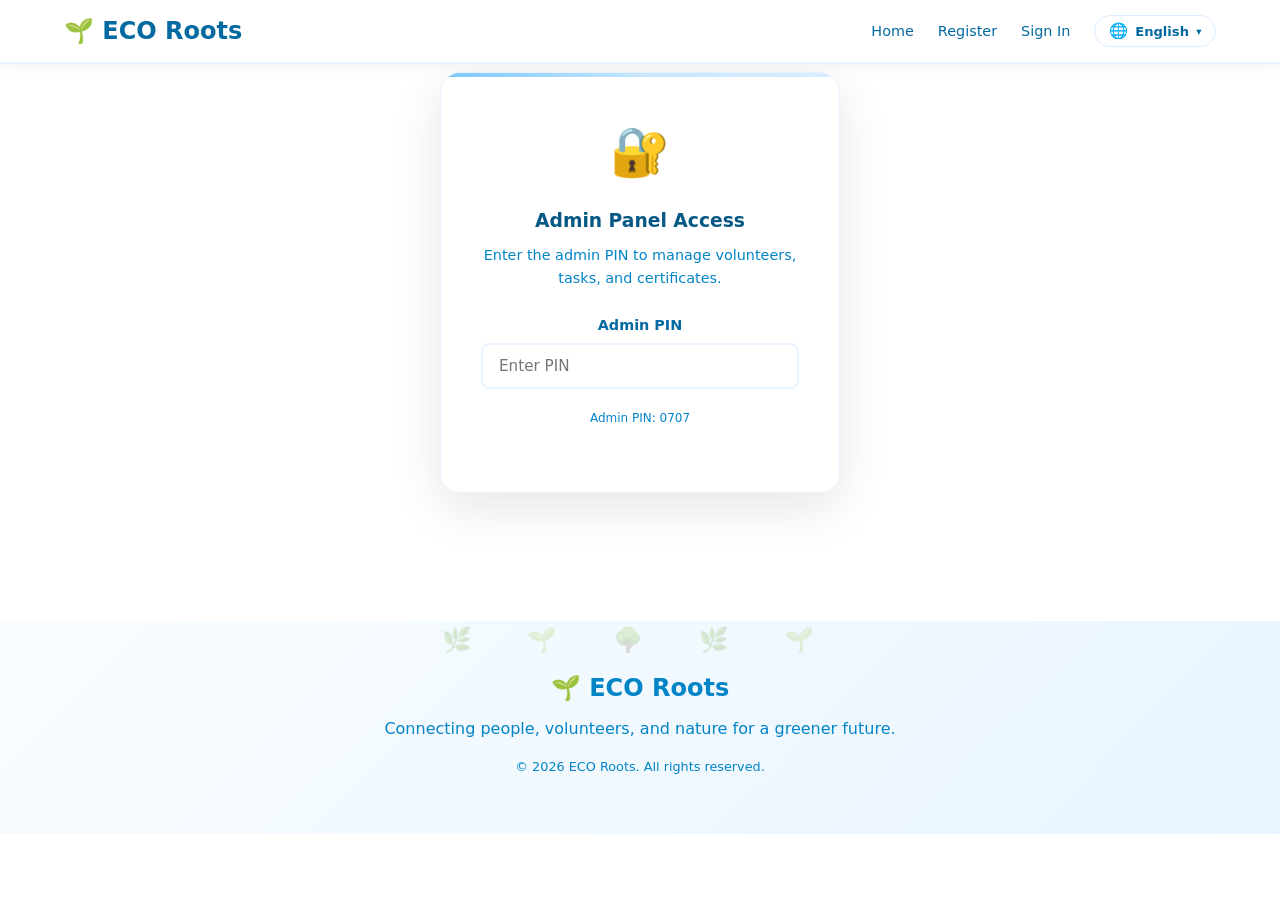
<file: admin.html>
<!DOCTYPE html><html lang="en"><head>    <meta charset="UTF-8">    <meta name="viewport" content="width=device-width, initial-scale=1.0">    <title>ECO Roots — Admin Panel</title>    <link rel="stylesheet" href="style.css">    <meta name="robots" content="noindex, nofollow">    <style>        /* Admin Box Styles */        .admin-box{background:#fff;border-radius:20px;box-shadow:0 20px 60px rgba(0,0,0,.12);overflow:hidden;border:1px solid var(--g200)}        .admin-box-header{background:linear-gradient(135deg,#f8fcff,#f1f9ff,#e8f4ff);color:var(--g900,#0c4a6e);padding:1.5rem 2rem;display:flex;justify-content:space-between;align-items:center}        .admin-box-header h2{font-size:1.4rem;display:flex;align-items:center;gap:.75rem}        .admin-box-body{padding:1.5rem 2rem}        .admin-box-tabs{display:flex;gap:.35rem;flex-wrap:wrap;border-bottom:2px solid var(--g200);padding-bottom:.5rem;margin-bottom:1.5rem}        .admin-box-tab{padding:.6rem 1.1rem;border-radius:8px 8px 0 0;border:none;background:transparent;color:var(--g600);font-weight:600;cursor:pointer;font-size:.82rem;transition:all .3s;font-family:inherit}        .admin-box-tab:hover{background:var(--g50);color:var(--g700)}        .admin-box-tab.active{background:linear-gradient(135deg,var(--g600),var(--g700));color:#fff}        .admin-box-content{display:none}        .admin-box-content.active{display:block}        /* Stats Cards */        .admin-stat-grid{display:grid;grid-template-columns:repeat(auto-fit,minmax(150px,1fr));gap:1rem;margin-bottom:1.5rem}        .admin-stat-card-enhanced{background:linear-gradient(135deg,#fbfdff,#f4faff);border-radius:14px;padding:1.25rem;text-align:center;border:1px solid var(--g200);transition:all .3s}        .admin-stat-card-enhanced:hover{transform:translateY(-3px);box-shadow:0 8px 25px rgba(2,132,199,.12)}        .admin-stat-card-enhanced .stat-icon-lg{font-size:1.8rem;display:block;margin-bottom:.5rem}        .admin-stat-card-enhanced .stat-num{font-size:1.6rem;font-weight:800;color:var(--g700);display:block}        .admin-stat-card-enhanced .stat-label{font-size:.78rem;color:var(--g600);margin-top:.25rem}        /* Charts */        .charts-grid{display:grid;grid-template-columns:repeat(auto-fit,minmax(280px,1fr));gap:1.5rem;margin-top:1.5rem}        .chart-box{background:#fff;border-radius:14px;padding:1.5rem;border:1px solid var(--g200);box-shadow:0 2px 8px rgba(0,0,0,.04)}        .chart-box h4{color:var(--g800);margin-bottom:1rem;display:flex;align-items:center;gap:.5rem}        .bar-chart{display:flex;align-items:flex-end;gap:.5rem;height:160px;padding:.5rem 0}        .bar-item{flex:1;display:flex;flex-direction:column;align-items:center;gap:.35rem}        .bar{width:100%;max-width:40px;background:linear-gradient(180deg,var(--g400),var(--g600));border-radius:4px 4px 0 0;transition:height .8s ease;min-height:4px}        .bar-label{font-size:.65rem;color:var(--g600);text-align:center;word-break:break-word}        .bar-value{font-size:.7rem;color:var(--g700);font-weight:700}        .top-list{display:flex;flex-direction:column;gap:.5rem}        .top-item{display:flex;align-items:center;gap:.75rem;padding:.6rem .85rem;background:var(--g50);border-radius:8px;border:1px solid var(--g100)}        .top-rank{width:28px;height:28px;background:linear-gradient(135deg,var(--g600),var(--g700));color:#fff;border-radius:50%;display:flex;align-items:center;justify-content:center;font-size:.75rem;font-weight:700}        .top-info{flex:1}        .top-info strong{color:var(--g800);font-size:.9rem}        .top-info small{color:var(--g600);display:block;font-size:.75rem}        .top-score{font-weight:700;color:var(--g700)}        /* Volunteer Table Enhanced */        .vol-row-actions{display:flex;gap:.35rem;flex-wrap:wrap}        .vol-detail-panel{background:linear-gradient(135deg,#fbfdff,#f4faff);border-radius:14px;padding:1.5rem;margin-top:1rem;border:1px solid var(--g200)}        .vol-detail-grid{display:grid;grid-template-columns:repeat(auto-fit,minmax(160px,1fr));gap:.75rem;margin-top:.75rem}        .vol-detail-cell{padding:.5rem .75rem;background:#fff;border-radius:8px;border:1px solid var(--g100)}        .vol-detail-cell .lbl{font-size:.65rem;color:var(--g600);text-transform:uppercase;letter-spacing:.5px}        .vol-detail-cell .val{font-size:.9rem;color:var(--g800);font-weight:600;margin-top:.15rem}        /* Assign Modal */        .assign-modal-content{max-height:80vh;overflow-y:auto}        .volunteer-select-list{max-height:250px;overflow-y:auto;border:1px solid var(--g200);border-radius:8px;padding:.5rem;margin:.5rem 0}        .volunteer-select-item{display:flex;align-items:center;gap:.75rem;padding:.6rem .85rem;border-radius:6px;cursor:pointer;transition:background .2s}        .volunteer-select-item:hover{background:var(--g50)}        .volunteer-select-item.selected{background:var(--g100);border:1px solid var(--g400)}        .volunteer-select-item input{accent-color:var(--g600)}        .volunteer-select-item .vsi-name{font-weight:600;color:var(--g800);font-size:.9rem}        .volunteer-select-item .vsi-meta{font-size:.75rem;color:var(--g600)}        /* Login Box */        .admin-login-box{max-width:400px;margin:3rem auto;background:#fff;border-radius:20px;padding:2.5rem;box-shadow:0 15px 50px rgba(0,0,0,.1);border:1px solid var(--g200);text-align:center}        .admin-login-box .login-icon{font-size:3rem;margin-bottom:1rem}        .admin-login-box h3{color:var(--g800);margin-bottom:.5rem}        .admin-login-box p{color:var(--g600);font-size:.9rem;margin-bottom:1.5rem}        /* Activity Feed */        .activity-feed{max-height:300px;overflow-y:auto;display:flex;flex-direction:column;gap:.5rem}        .activity-item{display:flex;gap:.75rem;padding:.75rem;background:var(--g50);border-radius:8px;border:1px solid var(--g100)}        .activity-dot{width:8px;height:8px;background:var(--g500);border-radius:50%;margin-top:.4rem;flex-shrink:0}        .activity-text{font-size:.85rem;color:var(--g700)}        .activity-time{font-size:.7rem;color:var(--g600)}        /* Responsive */        @media(max-width:768px){            .admin-box-header{flex-direction:column;gap:.75rem;text-align:center}            .admin-box-tabs{justify-content:center}            .admin-stat-grid{grid-template-columns:repeat(2,1fr)}        }    </style></head><body>    <nav class="navbar">        <div class="nav-container">            <a href="index.html" class="nav-logo">🌱 ECO Roots</a>            <button class="nav-toggle" id="navToggle">☰</button>            <ul class="nav-links" id="navLinks">                <li><a href="index.html">Home</a></li>            </ul>        </div>    </nav>    <section class="section" style="padding-top:1.5rem">        <div class="section-container" style="max-width:1200px">            <!-- Login -->            <div id="adminLogin">                <div class="admin-login-box">                    <div class="login-icon">🔐</div>                    <h3>Admin Panel Access</h3>                    <p>Enter the admin PIN to manage volunteers, tasks, and certificates.</p>                    <form id="adminLoginForm">                                                <div class="form-group"><label>Admin PIN</label><input type="password" id="adminPass" placeholder="Enter PIN" required></div>                    </form>                    <p style="margin-top:1rem;font-size:.75rem;color:var(--g600)">Admin PIN: 0707</p>                </div>            </div>            <!-- Admin Dashboard -->            <div id="adminDashboard" class="hidden">                <div class="admin-box">                    <div class="admin-box-header">                        <div style="display:flex;align-items:center;gap:1rem">                            <span style="font-size:2rem">👑</span>                            <div>                                <h2>Admin Control Panel</h2>                                <small style="opacity:.85">Manage the entire ECO Roots platform</small>                            </div>                        </div>                        <div style="display:flex;gap:.75rem;align-items:center">                            <span id="adminTime" style="font-size:.8rem;opacity:.9"></span>                            <a href="index.html" class="btn btn-outline btn-sm" style="color:var(--g700);border-color:var(--g300)">🏠 Home</a>                            <button class="btn btn-outline btn-sm" id="adminLogoutBtn" style="color:var(--g700);border-color:var(--g300)">Logout</button>                        </div>                    </div>                    <div class="admin-box-body">                        <!-- Tabs -->                        <div class="admin-box-tabs">                            <button class="admin-box-tab active" data-tab="overview">📊 Overview</button>                            <button class="admin-box-tab" data-tab="vols">🌿 Volunteers</button>                            <button class="admin-box-tab" data-tab="tasks">🌳 Tasks</button>                            <button class="admin-box-tab" data-tab="req">📋 Requests</button>                            <button class="admin-box-tab" data-tab="customers">👥 Customers</button>
                            <button class="admin-box-tab" data-tab="plants">🌳 Plants</button>
                            <button class="admin-box-tab" data-tab="activity">🗂️ Activity History</button>
                            <button class="admin-box-tab" data-tab="stats">📈 Statistics</button>                            <button class="admin-box-tab" data-tab="certs">🏆 Certificates</button>                            <button class="admin-box-tab" data-tab="care">🩺 Plant Care</button>                            <button class="admin-box-tab" data-tab="reports">Reports</button>                            <button class="admin-box-tab" data-tab="records">Complete Records</button>
                    <button class="admin-box-tab" data-tab="settings">Settings</button>                        </div>                        <!-- OVERVIEW -->                        <div class="admin-box-content active" id="abox-overview">                            <div class="admin-stat-grid">                                <div class="admin-stat-card-enhanced"><span class="stat-icon-lg">🌿</span><span class="stat-num" id="ovTotalVols">0</span><span class="stat-label">Total Volunteers</span></div>                                <div class="admin-stat-card-enhanced"><span class="stat-icon-lg">✅</span><span class="stat-num" id="ovActiveVols">0</span><span class="stat-label">Active Volunteers</span></div>                                <div class="admin-stat-card-enhanced"><span class="stat-icon-lg">⏳</span><span class="stat-num" id="ovPendingVols">0</span><span class="stat-label">Pending Approval</span></div>                                <div class="admin-stat-card-enhanced"><span class="stat-icon-lg">🌳</span><span class="stat-num" id="ovTotalTasks">0</span><span class="stat-label">Total Tasks</span></div>                                <div class="admin-stat-card-enhanced"><span class="stat-icon-lg">✅</span><span class="stat-num" id="ovCompletedTasks">0</span><span class="stat-label">Completed Tasks</span></div>                                <div class="admin-stat-card-enhanced"><span class="stat-icon-lg">🌱</span><span class="stat-num" id="ovTotalPlants">0</span><span class="stat-label">Total Plants</span></div>                                <div class="admin-stat-card-enhanced"><span class="stat-icon-lg">🏆</span><span class="stat-num" id="ovTotalCerts">0</span><span class="stat-label">Certificates</span></div>                                <div class="admin-stat-card-enhanced"><span class="stat-icon-lg">📋</span><span class="stat-num" id="ovTotalRequests">0</span><span class="stat-label">Requests</span></div><div class="admin-stat-card-enhanced"><span class="stat-icon-lg">👥</span><span class="stat-num" id="ovTotalCustomers">0</span><span class="stat-label">Total Customers</span></div>
                                <div class="admin-stat-card-enhanced"><span class="stat-icon-lg">🧾</span><span class="stat-num" id="ovTotalUsers">0</span><span class="stat-label">Registered Users</span></div>
                                <div class="admin-stat-card-enhanced"><span class="stat-icon-lg">⏳</span><span class="stat-num" id="ovPendingReq">0</span><span class="stat-label">Pending Requests</span></div>
                                <div class="admin-stat-card-enhanced"><span class="stat-icon-lg">✅</span><span class="stat-num" id="ovApprovedReq">0</span><span class="stat-label">Approved Requests</span></div>
                                <div class="admin-stat-card-enhanced"><span class="stat-icon-lg">❌</span><span class="stat-num" id="ovRejectedReq">0</span><span class="stat-label">Rejected Requests</span></div>
                                <div class="admin-stat-card-enhanced"><span class="stat-icon-lg">📋</span><span class="stat-num" id="ovOpenTasks">0</span><span class="stat-label">Available Tasks</span></div>
                                <div class="admin-stat-card-enhanced"><span class="stat-icon-lg">🔎</span><span class="stat-num" id="ovPendingVerify">0</span><span class="stat-label">Pending Verifications</span></div>
                                <div class="admin-stat-card-enhanced"><span class="stat-icon-lg">🌳</span><span class="stat-num" id="ovPlantsPlanted">0</span><span class="stat-label">Plants Planted</span></div>
                                <div class="admin-stat-card-enhanced"><span class="stat-icon-lg">🗺️</span><span class="stat-num" id="ovAreasCovered">0</span><span class="stat-label">Areas Covered</span></div>
                                <div class="admin-stat-card-enhanced"><span class="stat-icon-lg">🏆</span><span class="stat-num" id="ovCertsAwarded">0</span><span class="stat-label">Certificates Awarded</span></div>
                                                            </div>                            <div class="charts-grid">                                <div class="chart-box">                                    <h4>📋 Recent Activity</h4>                                    <div class="activity-feed" id="adminActivityFeed"></div>                                </div>                                <div class="chart-box">                                    <h4>🏆 Top Contributors</h4>                                    <div class="top-list" id="overviewTopContributors"></div>                                </div>                            </div>                        </div>                        <!-- VOLUNTEERS -->                        <div class="admin-box-content" id="abox-vols">                            <div style="display:flex;justify-content:space-between;align-items:center;flex-wrap:wrap;gap:.75rem;margin-bottom:1rem">                                <input type="text" id="admSearchVol" class="admin-search-input" placeholder="🔍 Search volunteers by name, email, city..." style="max-width:350px">                                <select id="admFilterVolStatus"><option value="all">All Status</option><option value="pending">Pending</option><option value="approved">Approved</option><option value="active">Active</option><option value="inactive">Inactive</option></select>                            </div>                            <div class="table-wrapper">                                <table class="data-table">                                    <thead><tr><th>Name</th><th>Age</th><th>Email</th><th>City</th><th>Skills</th><th>Tasks</th><th>Plants</th><th>Status</th><th>Actions</th></tr></thead>                                    <tbody id="admVolTable"><tr><td colspan="9" class="empty-cell">No volunteers registered yet.</td></tr></tbody>                                </table>                            </div>                            <div id="volDetailPanel"></div>                        </div>                        <!-- TASKS -->                        <div class="admin-box-content" id="abox-tasks">                            <div style="display:flex;justify-content:space-between;align-items:center;flex-wrap:wrap;gap:.75rem;margin-bottom:1rem">                                <input type="text" id="admSearchTask" class="admin-search-input" placeholder="🔍 Search tasks..." style="max-width:300px">                                <div style="display:flex;gap:.5rem;flex-wrap:wrap">                                    <select id="admFilterTaskStatus"><option value="all">All Status</option><option value="open">Open</option><option value="assigned">Assigned</option><option value="in_progress">In Progress</option><option value="submitted_for_review">Submitted for Review</option><option value="completed">Completed</option></select>                                    <button class="btn btn-primary btn-sm" id="admCreateTask">+ Create Task</button>                                </div>                            </div>                            <div class="table-wrapper">                                <table class="data-table">                                    <thead><tr><th>Task</th><th>Area</th><th>Date</th><th>Plants</th><th>Volunteers</th><th>Assigned To</th><th>Status</th><th>Actions</th></tr></thead>                                    <tbody id="admTaskTable"><tr><td colspan="8" class="empty-cell">No tasks created yet.</td></tr></tbody>                                </table>                            </div>                        </div>                        <!-- REQUESTS -->                        <div class="admin-box-content" id="abox-req">                            <div style="display:flex;justify-content:space-between;align-items:center;flex-wrap:wrap;gap:.75rem;margin-bottom:1rem">                                <input type="text" id="admSearchReq" class="admin-search-input" placeholder="🔍 Search requests..." style="max-width:300px">                                <select id="admFilterStatus"><option value="all">All Status</option><option value="submitted">Submitted</option><option value="under_review">Under Review</option><option value="location_verified">Location Verified</option><option value="organizer_assigned">Organizer Assigned</option><option value="plantation_scheduled">Scheduled</option><option value="completed">Completed</option><option value="rejected">Rejected</option></select>                            </div>                            <div class="table-wrapper">                                <table class="data-table">                                    <thead><tr><th>ID</th><th>Customer</th><th>Plant</th><th>Qty</th><th>Area</th><th>Status</th><th>Actions</th></tr></thead>                                    <tbody id="admReqTable"><tr><td colspan="7" class="empty-cell">No requests yet.</td></tr></tbody>                                </table>                            </div>                        </div>                        <div id="reqHistoryPanel"></div>
                            <!-- STATISTICS -->                        <div class="admin-box-content" id="abox-stats">                            <div class="admin-stat-grid">                                <div class="admin-stat-card-enhanced"><span class="stat-icon-lg">👥</span><span class="stat-num" id="stTotalVols">0</span><span class="stat-label">Registered Volunteers</span></div>                                <div class="admin-stat-card-enhanced"><span class="stat-icon-lg">✅</span><span class="stat-num" id="stActiveVols">0</span><span class="stat-label">Active Volunteers</span></div>                                <div class="admin-stat-card-enhanced"><span class="stat-icon-lg">📋</span><span class="stat-num" id="stAssignedTasks">0</span><span class="stat-label">Tasks Assigned</span></div>                                <div class="admin-stat-card-enhanced"><span class="stat-icon-lg">✅</span><span class="stat-num" id="stCompletedTasks">0</span><span class="stat-label">Tasks Completed</span></div>                                <div class="admin-stat-card-enhanced"><span class="stat-icon-lg">🌱</span><span class="stat-num" id="stTotalPlants">0</span><span class="stat-label">Total Plants Planted</span></div>                                <div class="admin-stat-card-enhanced"><span class="stat-icon-lg">🏆</span><span class="stat-num" id="stTotalCerts">0</span><span class="stat-label">Certificates Issued</span></div><div class="admin-stat-card-enhanced"><span class="stat-icon-lg">👥</span><span class="stat-num" id="stTotalCustomers">0</span><span class="stat-label">Total Customers</span></div>
                                <div class="admin-stat-card-enhanced"><span class="stat-icon-lg">🧾</span><span class="stat-num" id="stTotalUsers">0</span><span class="stat-label">Registered Users</span></div>
                                <div class="admin-stat-card-enhanced"><span class="stat-icon-lg">📥</span><span class="stat-num" id="stPlantsRequested">0</span><span class="stat-label">Plants Requested</span></div>
                                <div class="admin-stat-card-enhanced"><span class="stat-icon-lg">🗺️</span><span class="stat-num" id="stAreas">0</span><span class="stat-label">Areas Covered</span></div>
                                <div class="admin-stat-card-enhanced"><span class="stat-icon-lg">🔎</span><span class="stat-num" id="stPendingVerify">0</span><span class="stat-label">Pending Verifications</span></div>
                                <div class="admin-stat-card-enhanced"><span class="stat-icon-lg">🗂️</span><span class="stat-num" id="stActivities">0</span><span class="stat-label">Activity Records</span></div>
                                <div class="admin-stat-card-enhanced"><span class="stat-icon-lg">⏳</span><span class="stat-num" id="stPendingReq">0</span><span class="stat-label">Pending Requests</span></div>
                                <div class="admin-stat-card-enhanced"><span class="stat-icon-lg">✅</span><span class="stat-num" id="stApprovedReq">0</span><span class="stat-label">Approved Requests</span></div>
                                                            </div>                            <div class="charts-grid">
                                <div class="chart-box">
                                    <h4>📅 Yearly Volunteer Growth</h4>
                                    <div class="bar-chart" id="chartYear"></div>
                                </div>
                                <div class="chart-box">
                                    <h4>🌱 Plants Planted by Month</h4>
                                    <div class="bar-chart" id="chartPlantMonth"></div>
                                </div>
                                <div class="chart-box">
                                    <h4>🌍 Environmental Impact</h4>
                                    <div id="impactSummary"></div>
                                </div>
                                <div class="chart-box">
                                    <h4>📋 Request Status</h4>
                                    <div id="requestStatusDist"></div>
                                </div>
                            </div>
                            <div class="charts-grid">                                <div class="chart-box">                                    <h4>📍 Volunteers by City</h4>                                    <div class="bar-chart" id="chartCity"></div>                                </div>                                <div class="chart-box">                                    <h4>📈 Monthly Volunteer Growth</h4>                                    <div class="bar-chart" id="chartMonthly"></div>                                </div>                                <div class="chart-box">                                    <h4>🏆 Top Contributors</h4>                                    <div class="top-list" id="statsTopContributors"></div>                                </div>                                <div class="chart-box">                                    <h4>📊 Task Status Distribution</h4>                                    <div id="taskStatusDist"></div>                                </div>                            </div>                        </div>                        <!-- CERTIFICATES -->                        <div class="admin-box-content" id="abox-certs">                            <div style="display:flex;justify-content:space-between;align-items:center;flex-wrap:wrap;gap:.75rem;margin-bottom:1rem">                                <input type="text" id="admSearchCert" class="admin-search-input" placeholder="🔍 Search certificates..." style="max-width:300px">                                <select id="admCertFilter"><option value="all">All</option><option value="pending">Pending Verification</option><option value="verified">Verified</option><option value="issued">Issued</option></select>                            </div>                            <div class="table-wrapper">                                <table class="data-table">                                    <thead><tr><th>Cert ID</th><th>Volunteer</th><th>Task</th><th>Plants</th><th>Location</th><th>Status</th><th>Actions</th></tr></thead>                                    <tbody id="admCertTable"><tr><td colspan="7" class="empty-cell">No certificates found.</td></tr></tbody>                                </table>                            </div>                        </div>                        <!-- PLANT CARE -->                        <div class="admin-box-content" id="abox-care">                            <div style="display:flex;justify-content:space-between;align-items:center;flex-wrap:wrap;gap:.75rem;margin-bottom:1rem">                                <select id="admCareFilter"><option value="all">All</option><option value="healthy">Healthy</option><option value="needs_care">Needs Care</option><option value="critical">Critical</option></select>                                <button class="btn btn-primary btn-sm" id="admAddCare">+ Add Record</button>                            </div>                            <div class="table-wrapper">                                <table class="data-table">                                    <thead><tr><th>Plant</th><th>Location</th><th>Date</th><th>Status</th><th>Notes</th><th>Actions</th></tr></thead>                                    <tbody id="admCareTable"><tr><td colspan="6" class="empty-cell">No care records.</td></tr></tbody>                                </table>                            </div>                        </div>                        <!-- REPORTS -->                        <div class="admin-box-content" id="abox-reports">                            <div class="charts-grid">                                <div class="chart-box"><h4>📋 Request Report</h4><p>Total: <strong id="rptRequests">0</strong></p><button class="btn btn-outline btn-sm" onclick="exportRequests()" style="margin-top:.5rem">📥 Export CSV</button></div>                                <div class="chart-box"><h4>🌿 Volunteer Report</h4><p>Total: <strong id="rptVolunteers">0</strong></p><button class="btn btn-outline btn-sm" onclick="exportVolunteers()" style="margin-top:.5rem">📥 Export CSV</button></div>                                <div class="chart-box"><h4>🌳 Task Report</h4><p>Total: <strong id="rptTasks">0</strong></p><button class="btn btn-outline btn-sm" onclick="exportTasks()" style="margin-top:.5rem">📥 Export CSV</button></div>                                <div class="chart-box"><h4>🩺 Care Report</h4><p>Total: <strong id="rptCare">0</strong></p><button class="btn btn-outline btn-sm" onclick="exportCare()" style="margin-top:.5rem">📥 Export CSV</button></div>                                <div class="chart-box"><h4>🏆 Certificate Report</h4><p>Total: <strong id="rptCerts">0</strong></p><button class="btn btn-outline btn-sm" onclick="exportCerts()" style="margin-top:.5rem">📥 Export CSV</button></div>                                <div class="chart-box"><h4>📥 Export All Data</h4><p>Download complete platform data</p><button class="btn btn-primary btn-sm" id="admExportAll" style="margin-top:.5rem">📥 Download All</button></div>                            </div>                        </div>                        <!-- CUSTOMER RECORDS -->
                        <div class="admin-box-content" id="abox-customers">
                            <div style="display:flex;justify-content:space-between;align-items:center;flex-wrap:wrap;gap:.75rem;margin-bottom:1rem">
                                <input type="text" id="admSearchCust" class="admin-search-input" placeholder="🔍 Search customers by name, email or phone..." style="max-width:350px">
                                <div style="display:flex;gap:.5rem;flex-wrap:wrap">
                                    <select id="admFilterCustStatus">
                                        <option value="all">All Customers</option>
                                        <option value="approved">Has Approved Requests</option>
                                        <option value="pending">Pending Only</option>
                                        <option value="rejected">Has Rejected Requests</option>
                                    </select>
                                    <select id="admFilterCustCity"><option value="all">All Cities</option></select>
                                    <button class="btn btn-outline btn-sm" id="admExportCust">📥 Export CSV</button>
                                </div>
                            </div>
                            <div class="table-wrapper">
                                <table class="data-table">
                                    <thead>
                                        <tr>
                                            <th>Customer</th><th>Email</th><th>Phone</th><th>Requests</th><th>Approved</th>
                                            <th>Rejected</th><th>Plants</th><th>Cities / Areas</th><th>Last Request</th><th>Actions</th>
                                        </tr>
                                    </thead>
                                    <tbody id="admCustTable"><tr><td colspan="10" class="empty-cell">No customers yet.</td></tr></tbody>
                                </table>
                            </div>
                            <div id="custDetailPanel"></div>
                        </div>
                        <!-- PLANT & ENVIRONMENTAL RECORDS -->
                        <div class="admin-box-content" id="abox-plants">
                            <div class="admin-stat-grid">
                                <div class="admin-stat-card-enhanced"><span class="stat-icon-lg">🌱</span><span class="stat-num" id="plTotal">0</span><span class="stat-label">Total Plants</span></div>
                                <div class="admin-stat-card-enhanced"><span class="stat-icon-lg">🌳</span><span class="stat-num" id="plPlanted">0</span><span class="stat-label">Plants Planted</span></div>
                                <div class="admin-stat-card-enhanced"><span class="stat-icon-lg">⏳</span><span class="stat-num" id="plPending">0</span><span class="stat-label">Plants Pending</span></div>
                                <div class="admin-stat-card-enhanced"><span class="stat-icon-lg">🍂</span><span class="stat-num" id="plTypes">0</span><span class="stat-label">Plant Types</span></div>
                                <div class="admin-stat-card-enhanced"><span class="stat-icon-lg">🗺️</span><span class="stat-num" id="plLocations">0</span><span class="stat-label">Plantation Locations</span></div>
                                <div class="admin-stat-card-enhanced"><span class="stat-icon-lg">💚</span><span class="stat-num" id="plHealthy">0</span><span class="stat-label">Healthy Plants</span></div>
                                <div class="admin-stat-card-enhanced"><span class="stat-icon-lg">🩺</span><span class="stat-num" id="plCare">0</span><span class="stat-label">Plants Needing Care</span></div>
                                <div class="admin-stat-card-enhanced"><span class="stat-icon-lg">🗓️</span><span class="stat-num" id="plCheck1">0/0</span><span class="stat-label">1-Month Check</span></div>
                                <div class="admin-stat-card-enhanced"><span class="stat-icon-lg">📆</span><span class="stat-num" id="plCheck3">0/0</span><span class="stat-label">3-Month Check</span></div>
                            </div>
                            <div class="table-wrapper">
                                <table class="data-table">
                                    <thead>
                                        <tr><th>Plant / Tree Type</th><th>Requested</th><th>Planted</th><th>Pending</th><th>Tasks</th><th>Locations</th><th>Status</th></tr>
                                    </thead>
                                    <tbody id="admPlantTable"><tr><td colspan="7" class="empty-cell">No plantation records yet.</td></tr></tbody>
                                </table>
                            </div>
                            <div class="charts-grid" style="margin-top:1rem">
                                <div class="chart-box"><h4>🧾 Plantation Request History</h4><div id="plantHistoryList"></div></div>
                                <div class="chart-box"><h4>🩺 Care Check Status</h4><div id="careCheckList"></div></div>
                            </div>
                        </div>
                        <!-- ACTIVITY HISTORY -->
                        <div class="admin-box-content" id="abox-activity">
                            <div style="display:flex;justify-content:space-between;align-items:center;flex-wrap:wrap;gap:.75rem;margin-bottom:1rem">
                                <input type="text" id="admSearchAct" class="admin-search-input" placeholder="🔍 Search activity, person, request or task ID..." style="max-width:350px">
                                <div style="display:flex;gap:.5rem;flex-wrap:wrap;align-items:center">
                                    <select id="admFilterActType">
                                        <option value="all">All Actions</option>
                                        <option value="registration">Registrations</option>
                                        <option value="request">Requests</option>
                                        <option value="volunteer">Volunteer Approvals</option>
                                        <option value="task">Task Actions</option>
                                        <option value="verification">Verifications</option>
                                        <option value="care">Plant Care</option>
                                        <option value="certificate">Certificates</option>
                                    </select>
                                    <select id="admFilterActPerson"><option value="all">All People</option></select>
                                    <label style="font-size:.75rem;color:var(--g700)">From <input type="date" id="admActFrom"></label>
                                    <label style="font-size:.75rem;color:var(--g700)">To <input type="date" id="admActTo"></label>
                                    <span id="admActCount" style="font-size:.78rem;color:var(--g700);font-weight:600"></span>
                                    <button class="btn btn-outline btn-sm" id="admExportAct">📥 Export CSV</button>
                                </div>
                            </div>
                            <div class="table-wrapper">
                                <table class="data-table">
                                    <thead>
                                        <tr><th>Action</th><th>Person / User</th><th>Date</th><th>Time</th><th>Status</th><th>Related ID</th><th>Details</th></tr>
                                    </thead>
                                    <tbody id="admActTable"><tr><td colspan="7" class="empty-cell">No activity recorded yet.</td></tr></tbody>
                                </table>
                            </div>
                        </div>
                        <!-- SETTINGS -->                        <div class="admin-box-content" id="abox-settings">                            <div class="chart-box" style="max-width:600px">                                <h4>⚙️ Platform Settings</h4>                                <div class="form-group"><label>Platform Name</label><input type="text" value="ECO Roots"></div>                                <div class="form-group"><label>Tagline</label><input type="text" value="Plant today Protect tomorrow"></div>                                <div style="display:flex;gap:.75rem;flex-wrap:wrap;margin-top:1rem">                                    <button class="btn btn-primary" id="admSaveSettings">💾 Save Settings</button>                                    <button class="btn btn-danger" id="admClearAll">🗑 Clear All Data</button>                                </div>                            </div>                        </div>                        <!-- COMPLETE RECORDS -->
                        <div class="admin-box-content" id="abox-records">
                            <div style="display:flex;justify-content:space-between;align-items:center;flex-wrap:wrap;gap:.75rem;margin-bottom:1rem">
                                <input type="text" id="admSearchRecords" class="admin-search-input" placeholder="🔍 Search all records..." style="max-width:400px"><span id="admRecordsCount" style="font-size:.8rem;color:var(--g700);margin-left:.75rem;font-weight:600"></span>
                                <div style="display:flex;gap:.5rem;flex-wrap:wrap">
                                    <select id="admFilterRecType"><option value="all">All Types</option><option value="request">Requests</option><option value="task">Tasks</option><option value="volunteer">Volunteers</option><option value="certificate">Certificates</option><option value="care">Plant Care</option></select>
                                    <button class="btn btn-outline btn-sm" id="admExportAllRecords">📥 Export CSV</button>
                                </div>
                            </div>
                            <div style="display:flex;gap:.5rem;flex-wrap:wrap;margin:.75rem 0 1rem;align-items:center">
                                <select id="admFilterRecCustomer" title="Filter by customer"><option value="all">All Customers</option></select>
                                <select id="admFilterRecVol" title="Filter by volunteer"><option value="all">All Volunteers</option></select>
                                <select id="admFilterRecCity" title="Filter by city / area"><option value="all">All Cities / Areas</option></select>
                                <select id="admFilterRecStatus" title="Filter by status">
                                    <option value="all">All Statuses</option><option value="open">Pending</option>
                                    <option value="pending">Pending</option>
                                    <option value="approved">Approved</option>
                                    <option value="assigned">Assigned</option>
                                    <option value="in_progress">In Progress</option>
                                    <option value="submitted_for_review">Awaiting Verification</option>
                                    <option value="completed">Completed</option>
                                    <option value="verified">Verified</option>
                                    <option value="rejected">Rejected</option>
                                </select>
                                <label style="font-size:.75rem;color:var(--g700)">From <input type="date" id="admDateFrom"></label>
                                <label style="font-size:.75rem;color:var(--g700)">To <input type="date" id="admDateTo"></label>
                                <button class="btn btn-outline btn-sm" id="admClearFilters">Clear Filters</button>
                            </div>
                            <div class="table-wrapper">
                                <table class="data-table">
                                    <thead><tr><th>Type</th><th>ID</th><th>Requested By</th><th>Submitted Date/Time</th><th>Plant Type</th><th>Qty</th><th>Location (City/Area)</th><th>Complete Address</th><th>Assigned Volunteer</th><th>Completed By</th><th>Assigned At</th><th>Completed At</th><th>Task Status</th><th>Request Status</th><th>Plantation Status</th><th>Care Status</th><th>Notes/History</th></tr></thead>
                                    <tbody id="admRecordsTable"><tr><td colspan="17" class="empty-cell">No records yet.</td></tr></tbody>
                                </table>
                            </div>
                        </div>                    </div>
                </div>
            </div>
        </div>
    </section>    <!-- Create Task Modal -->    <div id="taskModal" class="modal hidden">        <div class="modal-content" style="max-width:650px">            <div class="modal-header"><h3>🌳 Create Plantation Task</h3><button class="modal-close" id="closeTaskModal">✕</button></div>            <form id="taskForm">                <div class="form-group"><label>Task Name *</label><input type="text" id="taskName" placeholder="e.g. F-9 Park Tree Plantation" required></div>                <div class="form-row">                    <div class="form-group"><label>Area / Sector *</label><input type="text" id="taskArea" placeholder="e.g. F-9, DHA" required></div>                    <div class="form-group"><label>City *</label>                        <select id="taskCity" required><option value="">Select city</option><option>Islamabad</option><option>Rawalpindi</option><option>Lahore</option><option>Karachi</option><option>Peshawar</option><option>Quetta</option><option>Other</option></select>                    </div>                </div>                <div class="form-row">                    <div class="form-group"><label>Exact Location / Address</label><input type="text" id="taskLocation" placeholder="Street, landmark"></div>                    <div class="form-group"><label>Date *</label><input type="date" id="taskDate" required></div>                </div>                <div class="form-row">                    <div class="form-group"><label>Time</label><input type="time" id="taskTime"></div>                    <div class="form-group"><label>Estimated Hours</label><input type="number" id="taskHours" min="1" placeholder="e.g. 4"></div>                </div>                <div class="form-row">                    <div class="form-group"><label>Plant Type *</label>                        <select id="taskPlantType" required><option value="tree">🌳 Tree</option><option value="fruit">🍎 Fruit Tree</option><option value="flower">🌸 Flower</option><option value="shrub">🌿 Shrub</option><option value="herb">🌱 Herb</option></select>                    </div>                    <div class="form-group"><label>Specific Plant Name</label><input type="text" id="taskPlantName" placeholder="e.g. Neem, Mango"></div>                </div>                <div class="form-row">                    <div class="form-group"><label>Number of Plants *</label><input type="number" id="taskQuantity" min="1" placeholder="e.g. 20" required></div>                    <div class="form-group"><label>Max Volunteers *</label><input type="number" id="taskMaxVol" min="1" value="10" required></div>                </div>                <div class="form-group"><label>Task Description</label><textarea id="taskDesc" rows="2" placeholder="Describe the task..."></textarea></div>                <div class="form-group"><label>Special Instructions</label><textarea id="taskInstructions" rows="2" placeholder="Any special instructions for volunteers..."></textarea></div>                <!-- Auto-assign section -->                <div class="dash-section" style="background:var(--g50);border-radius:8px;padding:1rem;margin:.75rem 0">                    <label class="checkbox-label" style="margin-bottom:.5rem"><input type="checkbox" id="taskAutoAssign"> 📌 Auto-assign to volunteers (by city/skills)</label>                    <div id="autoAssignOptions" class="hidden">                        <p style="font-size:.8rem;color:var(--g600);margin-bottom:.5rem">Select volunteers to assign:</p>                        <div class="volunteer-select-list" id="volunteerSelectList"></div>                        <p style="font-size:.75rem;color:var(--g600)"><span id="selectedVolCount">0</span> volunteers selected</p>                    </div>                </div>                <button type="submit" class="btn btn-primary btn-full">🌳 Create Task</button>            </form>        </div>    </div>    <!-- Assign Volunteer Modal -->    <div id="assignModal" class="modal hidden">        <div class="modal-content" style="max-width:550px">            <div class="modal-header"><h3>📌 Assign Volunteer to Task</h3><button class="modal-close" id="closeAssignModal">✕</button></div>            <form id="assignForm">                <input type="hidden" id="assignTaskId">                <div class="form-group"><label>Task</label><input type="text" id="assignTaskName" readonly style="background:var(--g50)"></div>                <div class="form-group"><label>Select Volunteer *</label>                    <div class="volunteer-select-list" id="assignVolunteerList"></div>                </div>                <button type="submit" class="btn btn-primary btn-full">📌 Assign Volunteer</button>            </form>        </div>    </div>    <!-- Care Modal -->    <div id="careModal" class="modal hidden">        <div class="modal-content">            <div class="modal-header"><h3>Add Care Record</h3><button class="modal-close" id="closeCareModal">✕</button></div>            <form id="careForm">                <div class="form-group"><label>Plant Name *</label><input type="text" id="carePlantName" required></div>                <div class="form-group"><label>Location *</label><input type="text" id="careLocation" required></div>                <div class="form-row">                    <div class="form-group"><label>Status *</label><select id="careStatus" required><option value="healthy">✅ Healthy</option><option value="needs_care">⚠️ Needs Care</option><option value="critical">🔴 Critical</option></select></div>                    <div class="form-group"><label>Date *</label><input type="date" id="careDate" required></div>                </div>                <div class="form-group"><label>Notes</label><textarea id="careNotes" rows="2"></textarea></div>                <button type="submit" class="btn btn-primary btn-full">Save</button>            </form>        </div>    </div>    <footer class="footer">        <div class="footer-content">            <p class="footer-logo">🌱 ECO Roots</p>            <p>Connecting people, volunteers, and nature for a greener future.</p>            <p class="footer-copy">&copy; 2026 ECO Roots. All rights reserved.</p>        </div>    </footer>    

                        <script src="data.js"></script>    <script src="admin.js"></script>

                        </body></html>
</file>
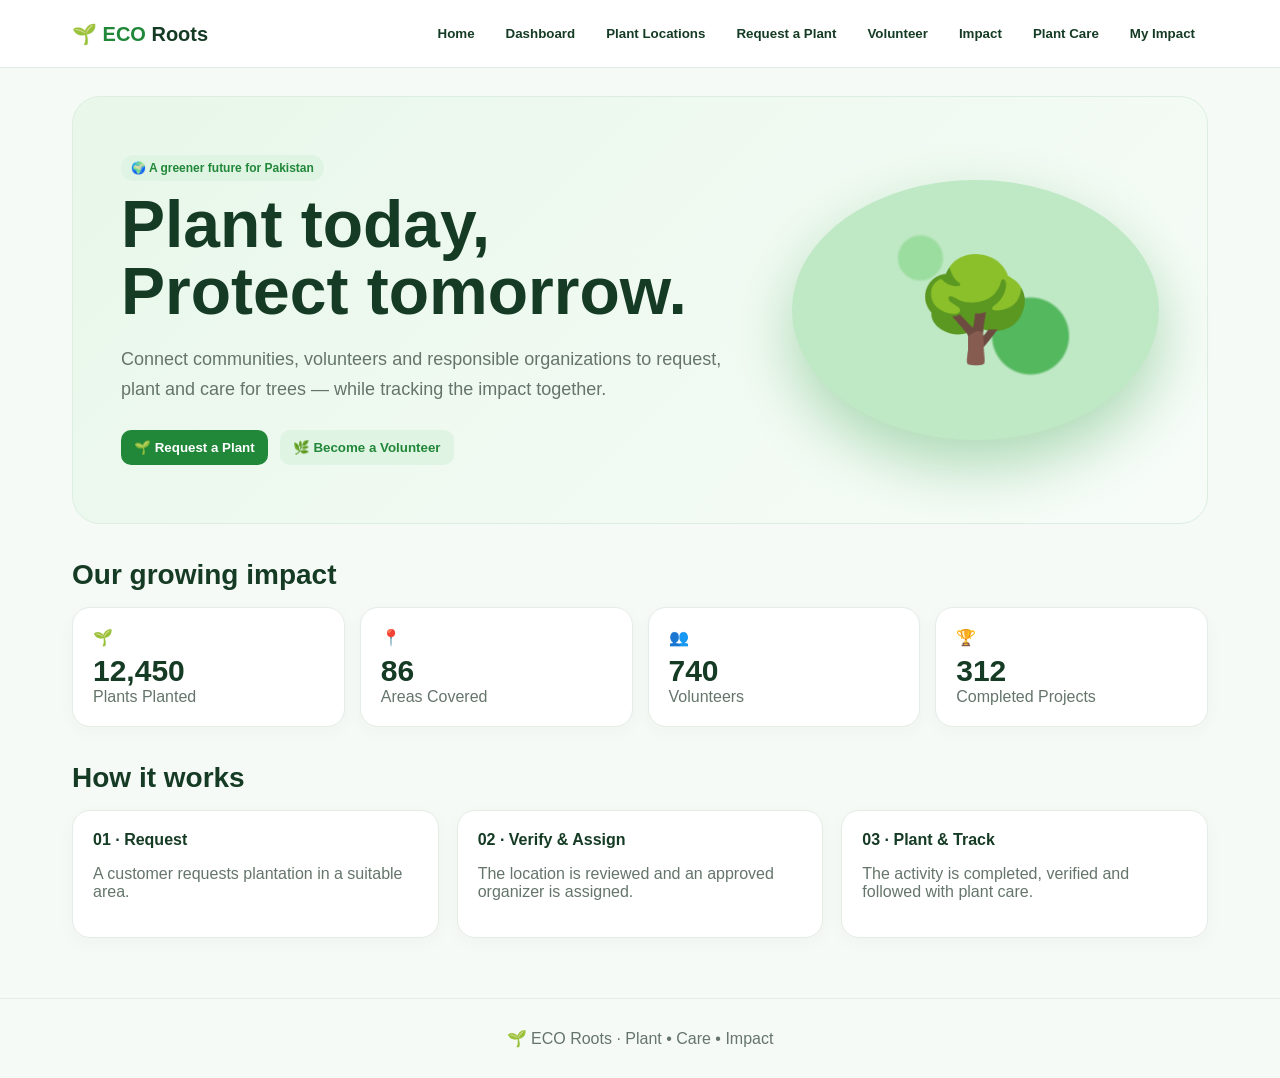
<file: chatgptweb.html>
<!DOCTYPE html>
<html lang="en">
<head>
<meta charset="UTF-8">
<meta name="viewport" content="width=device-width,initial-scale=1">
<title>ECO Roots — Plantation Platform</title>
<style>
:root{--g:#218739;--g2:#dff4e3;--dark:#153b24;--bg:#f6faf7;--muted:#65756b;--card:#fff;--line:#e4ece6}
*{box-sizing:border-box}body{margin:0;font-family:Inter,Arial,sans-serif;background:var(--bg);color:var(--dark)}
header{position:sticky;top:0;z-index:10;background:#fff;border-bottom:1px solid var(--line)}
.nav{max-width:1180px;margin:auto;padding:16px 22px;display:flex;align-items:center;justify-content:space-between;gap:18px}
.logo{font-weight:800;font-size:20px;color:var(--g);cursor:pointer}.logo span{color:var(--dark)}
nav{display:flex;gap:5px;flex-wrap:wrap}nav button,.btn{border:0;background:transparent;padding:10px 13px;border-radius:10px;cursor:pointer;font-weight:650;color:var(--dark)}nav button:hover{background:var(--g2)}
.btn.primary{background:var(--g);color:#fff}.btn.light{background:var(--g2);color:var(--g)}
main{max-width:1180px;margin:auto;padding:28px 22px 60px}.page{display:none}.page.active{display:block}
.hero{background:linear-gradient(135deg,#e8f7ea,#f7fcf8);border:1px solid #dceee0;border-radius:28px;padding:58px 48px;display:grid;grid-template-columns:1.4fr .8fr;gap:30px;align-items:center}
h1{font-size:clamp(38px,6vw,66px);line-height:1.02;margin:10px 0 18px}.hero p{font-size:18px;color:var(--muted);max-width:650px;line-height:1.7}
.earth{height:260px;border-radius:50%;background:radial-gradient(circle at 35% 30%,#9bdd9e 0 7%,transparent 8%),radial-gradient(circle at 65% 60%,#54b85e 0 13%,transparent 14%),#bfe8c5;display:flex;align-items:center;justify-content:center;font-size:100px;box-shadow:0 25px 60px #acd9b4}
.actions{display:flex;gap:12px;flex-wrap:wrap;margin-top:25px}.section-title{display:flex;justify-content:space-between;align-items:end;margin:35px 0 16px}.section-title h2{margin:0;font-size:28px}
.grid{display:grid;grid-template-columns:repeat(4,1fr);gap:15px}.grid3{display:grid;grid-template-columns:repeat(3,1fr);gap:18px}
.card{background:var(--card);border:1px solid var(--line);border-radius:18px;padding:20px;box-shadow:0 5px 18px #153b2408}.stat strong{font-size:30px;display:block;margin-top:7px}.muted{color:var(--muted)}
.icon{font-size:26px}.pill{display:inline-block;padding:6px 10px;border-radius:999px;background:var(--g2);color:var(--g);font-size:12px;font-weight:750}
.form{max-width:760px}.field{margin:14px 0}.field label{display:block;font-weight:700;margin-bottom:7px}.field input,.field select,.field textarea{width:100%;padding:12px;border:1px solid #ccd9cf;border-radius:10px;font:inherit}.field textarea{min-height:110px}
.timeline{display:grid;grid-template-columns:repeat(6,1fr);gap:8px;margin:22px 0}.step{padding:13px 7px;text-align:center;border-radius:12px;background:#eef4ef;font-size:12px}.step.done{background:var(--g2);color:var(--g);font-weight:750}
.map{min-height:430px;border-radius:22px;background:#dcefe0;position:relative;overflow:hidden;padding:30px}.pak{margin:auto;width:55%;height:360px;background:#b8dfbe;clip-path:polygon(40% 0,70% 8%,77% 25%,96% 31%,84% 47%,88% 64%,66% 66%,58% 91%,41% 76%,24% 87%,20% 63%,4% 54%,16% 37%,8% 20%,30% 17%);display:flex;align-items:center;justify-content:center;font-size:55px}.marker{position:absolute;background:#fff;border:2px solid var(--g);border-radius:50%;width:16px;height:16px;box-shadow:0 2px 8px #0002}.m1{left:48%;top:27%}.m2{left:57%;top:44%}.m3{left:39%;top:57%}.m4{left:65%;top:62%}
.task{display:flex;justify-content:space-between;gap:15px;align-items:center}.task+.task{border-top:1px solid var(--line);padding-top:16px;margin-top:16px}
.cert{background:linear-gradient(135deg,#fff,#eff9f0);border:8px double #5e9d67;border-radius:18px;padding:40px;text-align:center}.cert h2{font-family:Georgia,serif;font-size:34px}.cert .name{font-size:30px;font-weight:800;color:var(--g);margin:20px}
footer{padding:30px;text-align:center;color:var(--muted);border-top:1px solid var(--line)}
@media(max-width:850px){.hero{grid-template-columns:1fr;padding:35px 25px}.grid{grid-template-columns:repeat(2,1fr)}.grid3{grid-template-columns:1fr}.timeline{grid-template-columns:repeat(3,1fr)}nav{display:none}.earth{height:190px}}
@media(max-width:520px){.grid{grid-template-columns:1fr}.timeline{grid-template-columns:1fr 1fr}}
</style>
</head>
<body>
<header><div class="nav">
<div class="logo" onclick="show('home')">🌱 ECO <span>Roots</span></div>
<nav>
<button onclick="show('home')">Home</button><button onclick="show('dashboard')">Dashboard</button>
<button onclick="show('locations')">Plant Locations</button><button onclick="show('request')">Request a Plant</button>
<button onclick="show('volunteer')">Volunteer</button><button onclick="show('impact')">Impact</button>
<button onclick="show('care')">Plant Care</button><button onclick="show('myimpact')">My Impact</button>
</nav></div></header>

<main>
<section id="home" class="page active">
<div class="hero"><div><span class="pill">🌍 A greener future for Pakistan</span><h1>Plant today,<br>Protect tomorrow.</h1><p>Connect communities, volunteers and responsible organizations to request, plant and care for trees — while tracking the impact together.</p>
<div class="actions"><button class="btn primary" onclick="show('request')">🌱 Request a Plant</button><button class="btn light" onclick="show('volunteer')">🌿 Become a Volunteer</button></div></div><div class="earth">🌳</div></div>
<div class="section-title"><h2>Our growing impact</h2></div><div class="grid">
<div class="card stat">🌱<strong>12,450</strong><span class="muted">Plants Planted</span></div><div class="card stat">📍<strong>86</strong><span class="muted">Areas Covered</span></div><div class="card stat">👥<strong>740</strong><span class="muted">Volunteers</span></div><div class="card stat">🏆<strong>312</strong><span class="muted">Completed Projects</span></div></div>
<div class="section-title"><h2>How it works</h2></div><div class="grid3"><div class="card"><b>01 · Request</b><p class="muted">A customer requests plantation in a suitable area.</p></div><div class="card"><b>02 · Verify & Assign</b><p class="muted">The location is reviewed and an approved organizer is assigned.</p></div><div class="card"><b>03 · Plant & Track</b><p class="muted">The activity is completed, verified and followed with plant care.</p></div></div>
</section>

<section id="dashboard" class="page"><div class="section-title"><h2>📊 Dashboard</h2><span class="pill">Welcome back!</span></div>
<div class="grid"><div class="card stat">📋<strong>6</strong><span class="muted">My Requests</span></div><div class="card stat">🌳<strong>28</strong><span class="muted">Plants Contributed</span></div><div class="card stat">✅<strong>8</strong><span class="muted">Completed Tasks</span></div><div class="card stat">🏆<strong>3</strong><span class="muted">Certificates</span></div></div>
<div class="section-title"><h2>Recent activity</h2></div><div class="card"><div class="task"><span>🌱 Plantation request in Rawalpindi</span><span class="pill">Under Review</span></div><div class="task"><span>🌳 Community plantation task</span><span class="pill">Completed</span></div><div class="task"><span>💧 Plant care check</span><span class="pill">Scheduled</span></div></div>
</section>

<section id="locations" class="page"><div class="section-title"><h2>📍 Plant Locations</h2><span class="pill">Pakistan</span></div>
<div class="grid3"><div class="card"><b>Search & Filters</b><div class="field"><input placeholder="Search city or area"></div><div class="field"><select><option>All Provinces</option><option>Punjab</option><option>Sindh</option><option>Khyber Pakhtunkhwa</option><option>Balochistan</option></select></div><div class="field"><select><option>All Plant Types</option><option>Native Trees</option><option>Fruit Trees</option><option>Shade Trees</option></select></div></div>
<div class="map" style="grid-column:span 2"><div class="pak">🇵🇰</div><i class="marker m1"></i><i class="marker m2"></i><i class="marker m3"></i><i class="marker m4"></i></div></div>
<div class="section-title"><h2>Featured plantation areas</h2></div><div class="grid3"><div class="card"><span class="pill">Active</span><h3>Rawalpindi</h3><p class="muted">420 plants · 8 locations</p></div><div class="card"><span class="pill">Active</span><h3>Lahore</h3><p class="muted">680 plants · 12 locations</p></div><div class="card"><span class="pill">Completed</span><h3>Islamabad</h3><p class="muted">1,120 plants · 16 locations</p></div></div>
</section>

<section id="request" class="page"><div class="section-title"><h2>🌱 Request a Plant</h2></div><div class="card form"><p class="muted">Tell us where you would like a plantation activity to be considered.</p>
<div class="field"><label>Your Name</label><input id="rname" placeholder="Enter your name"></div><div class="field"><label>City / Area</label><input placeholder="e.g. Rawalpindi, Satellite Town"></div><div class="field"><label>Location</label><input placeholder="Area, park, school or community space"></div><div class="field"><label>Plant / Tree Type</label><select><option>Native trees</option><option>Fruit trees</option><option>Shade trees</option><option>Other</option></select></div><div class="field"><label>Approximate Number</label><input type="number" min="1" placeholder="e.g. 20"></div><div class="field"><label>Additional Details</label><textarea placeholder="Tell us anything important about the requested location..."></textarea></div><button class="btn primary" onclick="submitRequest()">Submit Plantation Request</button><p id="requestMsg" class="muted"></p></div></section>

<section id="volunteer" class="page"><div class="hero" style="padding:38px"><div><span class="pill">🌿 Join the community</span><h1 style="font-size:42px">Turn your interest into impact.</h1><p>Become a volunteer and participate in supervised plantation activities. Volunteers under 18 require appropriate parent/guardian consent and responsible adult supervision.</p><button class="btn primary" onclick="document.getElementById('vform').scrollIntoView({behavior:'smooth'})">Join as Volunteer</button></div><div style="font-size:120px;text-align:center">🌱</div></div>
<div id="vform" class="card form" style="margin-top:20px"><h2>Volunteer Registration</h2><div class="field"><label>Name</label><input placeholder="Your name"></div><div class="field"><label>Age Range</label><select><option>14–17</option><option>18–25</option><option>26–40</option><option>41+</option></select></div><div class="field"><label>City</label><input placeholder="Your city"></div><div class="field"><label>Interests</label><input placeholder="e.g. tree planting, plant care, community work"></div><button class="btn primary" onclick="alert('Volunteer registration submitted for review.')">Submit Registration</button></div>
<div class="section-title"><h2>Available tasks</h2></div><div class="card"><div class="task"><div><b>🌳 Community Plantation — Rawalpindi</b><p class="muted">50 plants · Supervised activity</p></div><button class="btn light" onclick="alert('Task application submitted for review.')">Apply</button></div><div class="task"><div><b>🌱 School Green Area — Islamabad</b><p class="muted">30 plants · Adult-supervised activity</p></div><button class="btn light" onclick="alert('Task application submitted for review.')">Apply</button></div></div></section>

<section id="impact" class="page"><div class="section-title"><h2>🌍 Our Green Impact</h2></div><div class="grid"><div class="card stat">🌱<strong>12,450</strong><span class="muted">Plants Planted</span></div><div class="card stat">📍<strong>86</strong><span class="muted">Locations</span></div><div class="card stat">👥<strong>740</strong><span class="muted">Volunteers</span></div><div class="card stat">🏆<strong>312</strong><span class="muted">Projects</span></div></div>
<div class="section-title"><h2>Progress toward our goal</h2></div><div class="card"><b>12,450 / 20,000 plants</b><div style="height:16px;background:#e5eee7;border-radius:99px;margin-top:12px"><div style="width:62%;height:100%;background:var(--g);border-radius:99px"></div></div><p class="muted">62% of the current plantation goal reached.</p></div>
<div class="section-title"><h2>Plants by province</h2></div><div class="grid3"><div class="card"><b>Punjab</b><p>6,800 plants</p></div><div class="card"><b>Sindh</b><p>2,900 plants</p></div><div class="card"><b>Khyber Pakhtunkhwa</b><p>2,100 plants</p></div></div></section>

<section id="care" class="page"><div class="section-title"><h2>🌳 Plant Care & Tracking</h2></div><div class="card"><h3>Community Plantation — Rawalpindi</h3><div class="timeline"><div class="step done">Planned</div><div class="step done">Planted</div><div class="step done">1 Month Check</div><div class="step">3 Month Check</div><div class="step">6 Month Check</div><div class="step">Healthy</div></div><p><b>Current status:</b> <span class="pill">Needs 3-month check</span></p></div>
<div class="section-title"><h2>Plant record</h2></div><div class="grid3"><div class="card"><b>Plant Type</b><p class="muted">Native tree</p></div><div class="card"><b>Quantity</b><p class="muted">50 plants</p></div><div class="card"><b>Next Check</b><p class="muted">Scheduled</p></div></div></section>

<section id="myimpact" class="page"><div class="section-title"><h2>🏆 My Impact</h2></div><div class="grid"><div class="card stat">🌱<strong>28</strong><span class="muted">Plants Contributed</span></div><div class="card stat">✅<strong>8</strong><span class="muted">Tasks Completed</span></div><div class="card stat">📍<strong>4</strong><span class="muted">Areas Covered</span></div><div class="card stat">🏆<strong>3</strong><span class="muted">Certificates</span></div></div>
<div class="section-title"><h2>Certificates</h2></div><div class="cert"><div>🌿 ECO ROOTS</div><h2>Certificate of Environmental Contribution</h2><p>This certificate is awarded in recognition of a valuable contribution to plantation and environmental improvement.</p><div class="name">Volunteer Member</div><p>Community Plantation · Rawalpindi · 10 September 2026</p><p><b>Certificate ID:</b> ER-2026-0008</p><button class="btn primary" onclick="window.print()">Print / Save Certificate</button></div>
<div class="section-title"><h2>Achievements</h2></div><div class="grid3"><div class="card">🌱 <b>First Plantation</b><p class="muted">Unlocked</p></div><div class="card">🌿 <b>Active Volunteer</b><p class="muted">Unlocked</p></div><div class="card">🌳 <b>10 Plant Contributions</b><p class="muted">Unlocked</p></div></div></section>
</main>
<footer>🌱 ECO Roots · Plant • Care • Impact</footer>
<script>
function show(id){document.querySelectorAll('.page').forEach(p=>p.classList.remove('active'));document.getElementById(id).classList.add('active');window.scrollTo({top:0,behavior:'smooth'})}
function submitRequest(){let n=document.getElementById('rname').value.trim();let m=document.getElementById('requestMsg');m.textContent=n?`Thank you, ${n}. Your plantation request has been submitted for review.`:'Please enter your name before submitting.';m.style.color=n?'#218739':'#a33'}
</script>
</body></html>
</file>
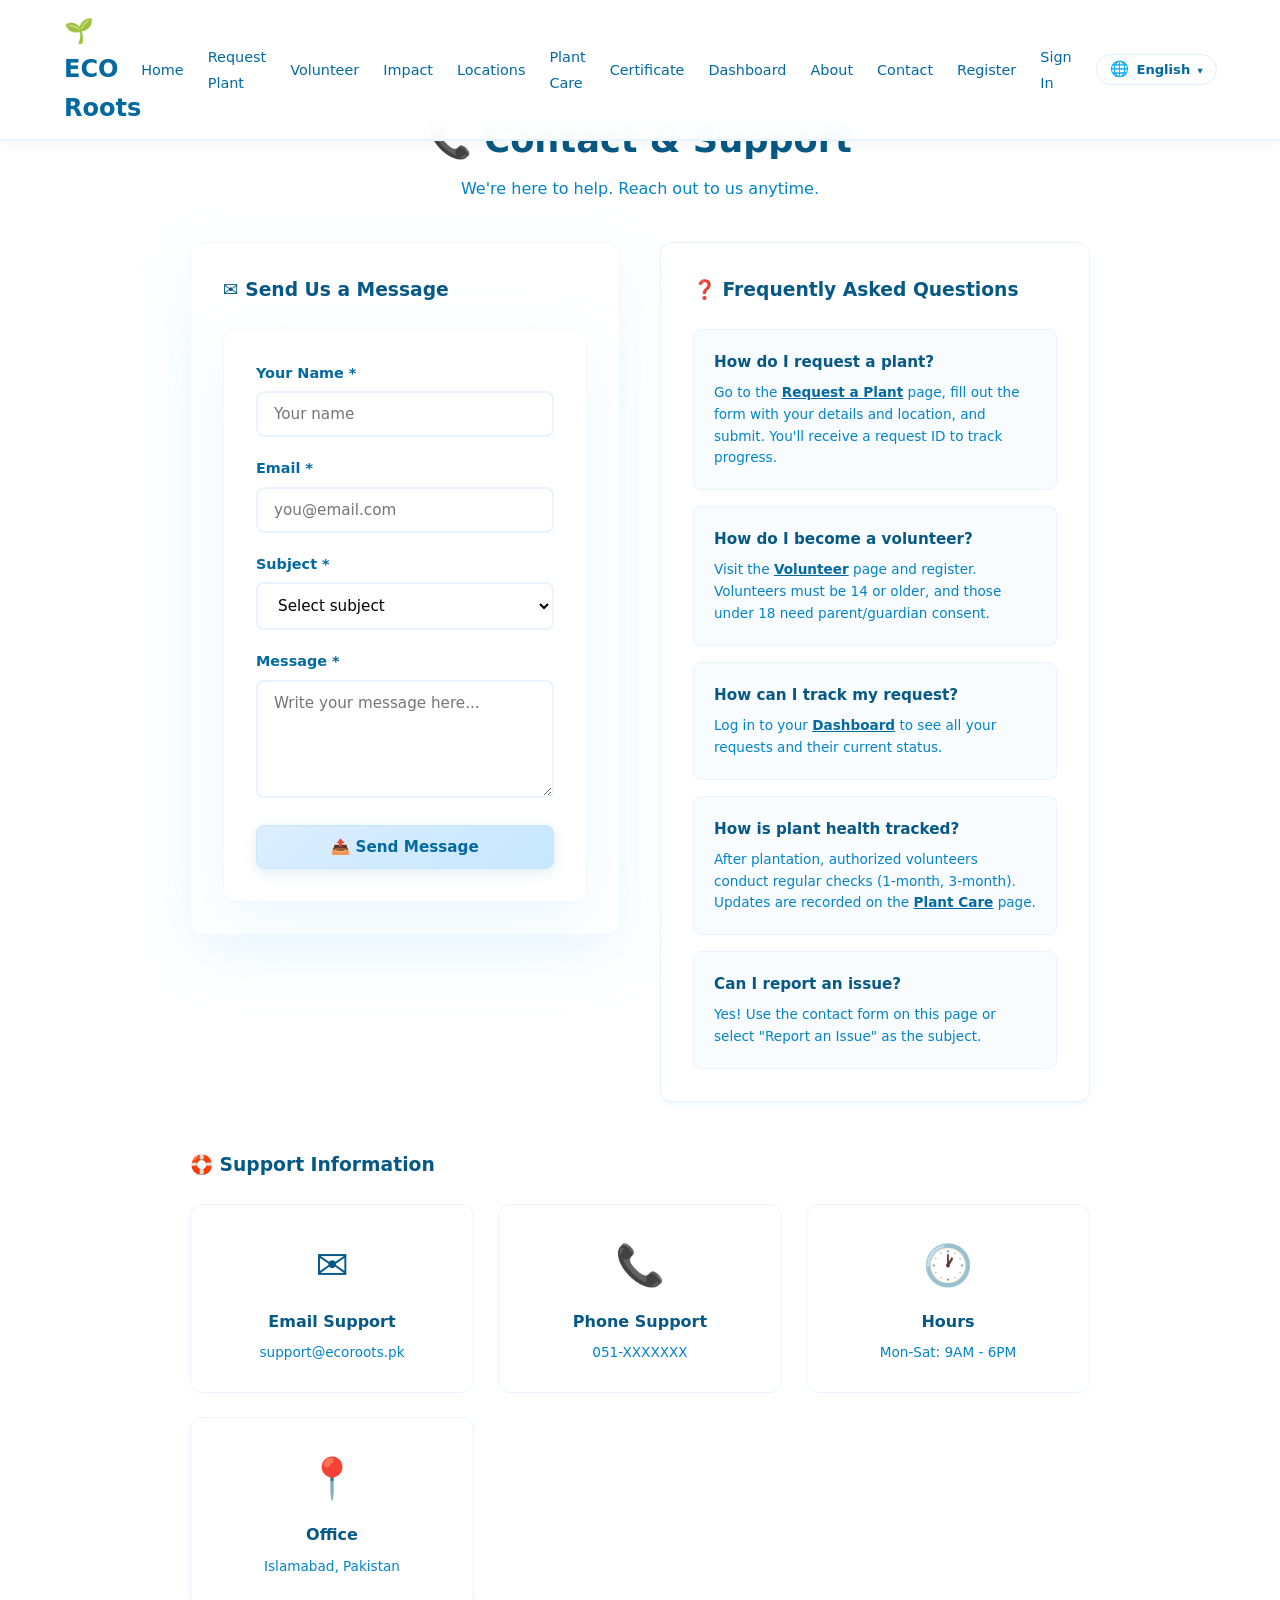
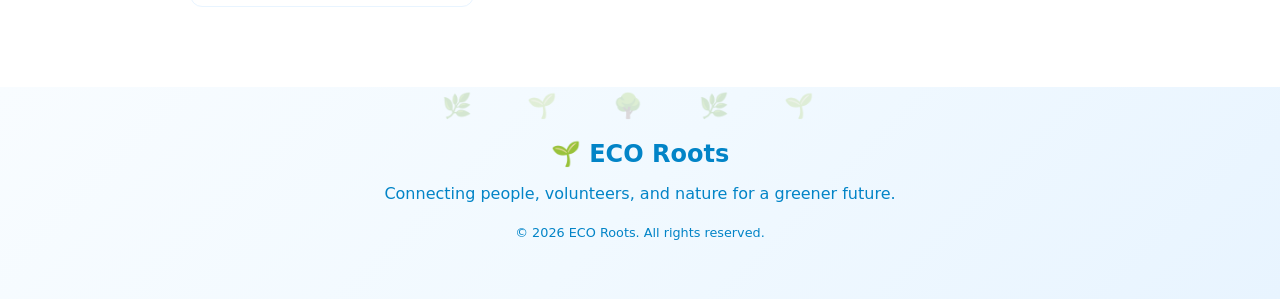
<file: contact.html>
<!DOCTYPE html>
<html lang="en">
<head>
    <meta charset="UTF-8">
    <meta name="viewport" content="width=device-width, initial-scale=1.0">
    <title>ECO Roots — Contact & Support</title>
    <link rel="stylesheet" href="style.css">
</head>
<body>
    <nav class="navbar">
        <div class="nav-container">
            <a href="index.html" class="nav-logo">🌱 ECO Roots</a>
            <button class="nav-toggle" id="navToggle">☰</button>
            <ul class="nav-links" id="navLinks">
                <li><a href="index.html">Home</a></li>
                <li><a href="request.html">Request Plant</a></li>
                <li><a href="volunteer.html">Volunteer</a></li>
                <li><a href="impact.html">Impact</a></li>
                <li><a href="locations.html">Locations</a></li>
                <li><a href="plantcare.html">Plant Care</a></li>
                <li><a href="certificate.html">Certificate</a></li>
                <li><a href="dashboard.html">Dashboard</a></li>
                <li><a href="about.html">About</a></li>
                <li><a href="contact.html" class="active">Contact</a></li>
            </ul>
        </div>
    </nav>

    <section class="section page-header">
        <div class="section-container">
            <h2>📞 Contact & Support</h2>
            <p class="section-subtitle">We're here to help. Reach out to us anytime.</p>

            <div class="contact-grid">
                <!-- Contact Form -->
                <div class="contact-form-box">
                    <h3>✉️ Send Us a Message</h3>
                    <form id="contactForm" class="platform-form">
                        <div class="form-group"><label>Your Name *</label><input type="text" id="contactName" placeholder="Your name" required></div>
                        <div class="form-group"><label>Email *</label><input type="email" id="contactEmail" placeholder="you@email.com" required></div>
                        <div class="form-group"><label>Subject *</label>
                            <select id="contactSubject" required>
                                <option value="">Select subject</option>
                                <option>General Inquiry</option>
                                <option>Support Request</option>
                                <option>Report an Issue</option>
                                <option>Partnership</option>
                                <option>Feedback</option>
                            </select>
                        </div>
                        <div class="form-group"><label>Message *</label><textarea id="contactMessage" rows="5" placeholder="Write your message here..." required></textarea></div>
                        <button type="submit" class="btn btn-primary btn-full">📤 Send Message</button>
                    </form>
                    <div id="contactSuccess" class="confirmation hidden">
                        <span class="confirmation-icon">✅</span>
                        <h3>Message Sent!</h3>
                        <p>We'll get back to you soon.</p>
                    </div>
                </div>

                <!-- FAQ -->
                <div class="contact-faq">
                    <h3>❓ Frequently Asked Questions</h3>
                    <div class="faq-list">
                        <div class="faq-item">
                            <h4>How do I request a plant?</h4>
                            <p>Go to the <a href="request.html">Request a Plant</a> page, fill out the form with your details and location, and submit. You'll receive a request ID to track progress.</p>
                        </div>
                        <div class="faq-item">
                            <h4>How do I become a volunteer?</h4>
                            <p>Visit the <a href="volunteer.html">Volunteer</a> page and register. Volunteers must be 14 or older, and those under 18 need parent/guardian consent.</p>
                        </div>
                        <div class="faq-item">
                            <h4>How can I track my request?</h4>
                            <p>Log in to your <a href="dashboard.html">Dashboard</a> to see all your requests and their current status.</p>
                        </div>
                        <div class="faq-item">
                            <h4>How is plant health tracked?</h4>
                            <p>After plantation, authorized volunteers conduct regular checks (1-month, 3-month). Updates are recorded on the <a href="plantcare.html">Plant Care</a> page.</p>
                        </div>
                        <div class="faq-item">
                            <h4>Can I report an issue?</h4>
                            <p>Yes! Use the contact form on this page or select "Report an Issue" as the subject.</p>
                        </div>
                    </div>
                </div>
            </div>

            <!-- Support Info -->
            <div class="dash-section" style="margin-top:3rem">
                <h3>🛟 Support Information</h3>
                <div class="features-grid">
                    <div class="feature-card"><span class="feature-icon">✉️</span><h4>Email Support</h4><p>support@ecoroots.pk</p></div>
                    <div class="feature-card"><span class="feature-icon">📞</span><h4>Phone Support</h4><p>051-XXXXXXX</p></div>
                    <div class="feature-card"><span class="feature-icon">🕐</span><h4>Hours</h4><p>Mon-Sat: 9AM - 6PM</p></div>
                    <div class="feature-card"><span class="feature-icon">📍</span><h4>Office</h4><p>Islamabad, Pakistan</p></div>
                </div>
            </div>
        </div>
    </section>

    <footer class="footer">
        <div class="footer-content">
            <p class="footer-logo">🌱 ECO Roots</p>
            <p>Connecting people, volunteers, and nature for a greener future.</p>
            <p class="footer-copy">&copy; 2026 ECO Roots. All rights reserved.</p>
        </div>
    </footer>
    <script src="data.js"></script>
    <script src="contact.js"></script>
</body>
</html>
</file>
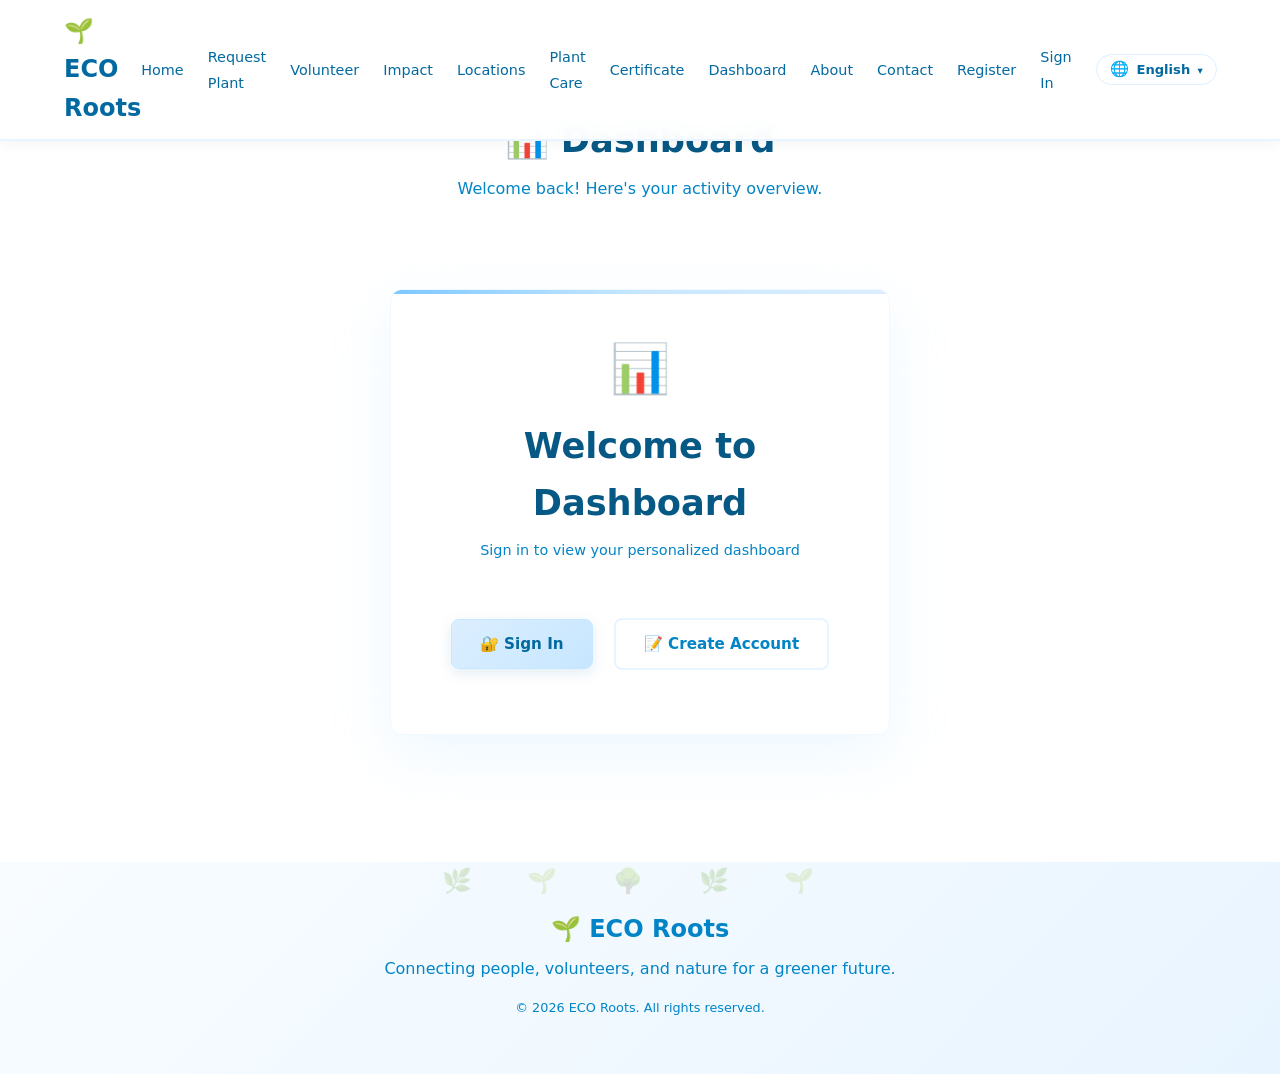
<file: dashboard.html>
<!DOCTYPE html>
<html lang="en">
<head>
    <meta charset="UTF-8">
    <meta name="viewport" content="width=device-width, initial-scale=1.0">
    <title>ECO Roots — Dashboard</title>
    <link rel="stylesheet" href="style.css">
</head>
<body>
    <nav class="navbar">
        <div class="nav-container">
            <a href="index.html" class="nav-logo">🌱 ECO Roots</a>
            <button class="nav-toggle" id="navToggle">☰</button>
            <ul class="nav-links" id="navLinks">
                <li><a href="index.html">Home</a></li>
                <li><a href="request.html">Request Plant</a></li>
                <li><a href="volunteer.html">Volunteer</a></li>
                <li><a href="impact.html">Impact</a></li>
                <li><a href="locations.html">Locations</a></li>
                <li><a href="plantcare.html">Plant Care</a></li>
                <li><a href="certificate.html">Certificate</a></li>
                <li><a href="dashboard.html" class="active">Dashboard</a></li>
                <li><a href="about.html">About</a></li>
                <li><a href="contact.html">Contact</a></li>
            </ul>
        </div>
    </nav>

    <section class="section page-header">
        <div class="section-container">
            <h2>📊 Dashboard</h2>
            <p class="section-subtitle">Welcome back! Here's your activity overview.</p>

            <!-- Not logged in -->
            <div id="dashNotLoggedIn">
                <div class="auth-container">
                    <div class="auth-card" style="max-width:500px">
                        <div class="auth-header">
                            <span class="auth-icon">📊</span>
                            <h2>Welcome to Dashboard</h2>
                            <p>Sign in to view your personalized dashboard</p>
                        </div>
                        <div style="text-align:center;padding:1rem 0">
                            <a href="signin.html" class="btn btn-primary" style="margin:.5rem">🔐 Sign In</a>
                            <a href="register.html" class="btn btn-outline" style="margin:.5rem">📝 Create Account</a>
                        </div>
                    </div>
                </div>
            </div>

            <!-- Logged in -->
            <div id="dashLoggedIn" class="hidden">
                <div class="dash-welcome" id="dashWelcome">
                    <h3>Welcome!</h3>
                </div>

                <!-- Dashboard Tabs -->
                <div class="dash-tabs" id="dashTabs">
                    <!-- Volunteer Tabs -->
                    <div id="volDashTabs" class="hidden">
                        <button class="dash-tab active" data-tab="vtab-tasks">📋 Available Tasks</button>
                        <button class="dash-tab" data-tab="vtab-mytasks">🌳 My Tasks</button>
                        <button class="dash-tab" data-tab="vtab-impact">🏆 My Impact</button>
                        <button class="dash-tab" data-tab="vtab-certs">📜 My Certificates</button>
                        <button class="dash-tab" data-tab="vtab-profile">👤 Profile</button>
                    </div>
                    <!-- Customer Tabs -->
                    <div id="custDashTabs" class="hidden">
                        <button class="dash-tab active" data-tab="ctab-request">🌱 Request a Plant</button>
                        <button class="dash-tab" data-tab="ctab-myrequests">📋 My Requests</button>
                        <button class="dash-tab" data-tab="ctab-status">📍 Request Status</button>
                        <button class="dash-tab" data-tab="ctab-profile">👤 Profile</button>
                    </div>
                </div>

                <!-- Volunteer Dashboard Content -->
                <div id="vtab-tasks" class="dash-tab-content active">
                    <h3>🌳 Available Plantation Tasks</h3>
                    <div id="dashTasks" class="task-list"></div>
                </div>
                <div id="vtab-mytasks" class="dash-tab-content">
                    <h3>🌳 My Tasks</h3>
                    <div id="dashMyTasks" class="task-list"></div>
                </div>
                <div id="vtab-impact" class="dash-tab-content">
                    <h3>🏆 My Impact</h3>
                    <div class="dash-stats" id="dashVolStats"></div>
                </div>
                <div id="vtab-certs" class="dash-tab-content">
                    <h3>📜 My Certificates</h3>
                    <div id="dashCerts" class="task-list"></div>
                    <div id="dashCertsPreview"></div>
                    <div class="cert-sample-preview" style="margin-top:1.5rem">
                        <img src="certificate-sample.svg" alt="Certificate Preview" style="width:100%;max-width:500px;border-radius:12px;box-shadow:0 8px 25px rgba(0,0,0,.15);display:block;margin:0 auto">
                    </div>
                </div>
                <div id="vtab-profile" class="dash-tab-content">
                    <h3>👤 My Profile</h3>
                    <div id="dashVolProfile"></div>
                </div>

                <!-- Customer Dashboard Content -->
                <div id="ctab-request" class="dash-tab-content">
                    <h3>🌱 Request a Plant</h3>
                    <p style="margin-bottom:1rem;color:var(--g600)">Fill out the form below to request plants for your area.</p>
                    <a href="request.html" class="btn btn-primary">🌱 Go to Request Form</a>
                </div>
                <div id="ctab-myrequests" class="dash-tab-content">
                    <h3>📋 My Requests</h3>
                    <div id="dashMyRequests" class="task-list"></div>
                </div>
                <div id="ctab-status" class="dash-tab-content">
                    <h3>📍 Request Status</h3>
                    <div id="dashRequestStatus" class="dash-status-list"></div>
                </div>
                <div id="ctab-profile" class="dash-tab-content">
                    <h3>👤 My Profile</h3>
                    <div id="dashCustProfile"></div>
                </div>
            </div>
        </div>
    </section>

    <footer class="footer">
        <div class="footer-content">
            <p class="footer-logo">🌱 ECO Roots</p>
            <p>Connecting people, volunteers, and nature for a greener future.</p>
            <p class="footer-copy">&copy; 2026 ECO Roots. All rights reserved.</p>
        </div>
    </footer>
    <script src="data.js"></script>
    <script src="dashboard.js"></script>
</body>
</html>
</file>
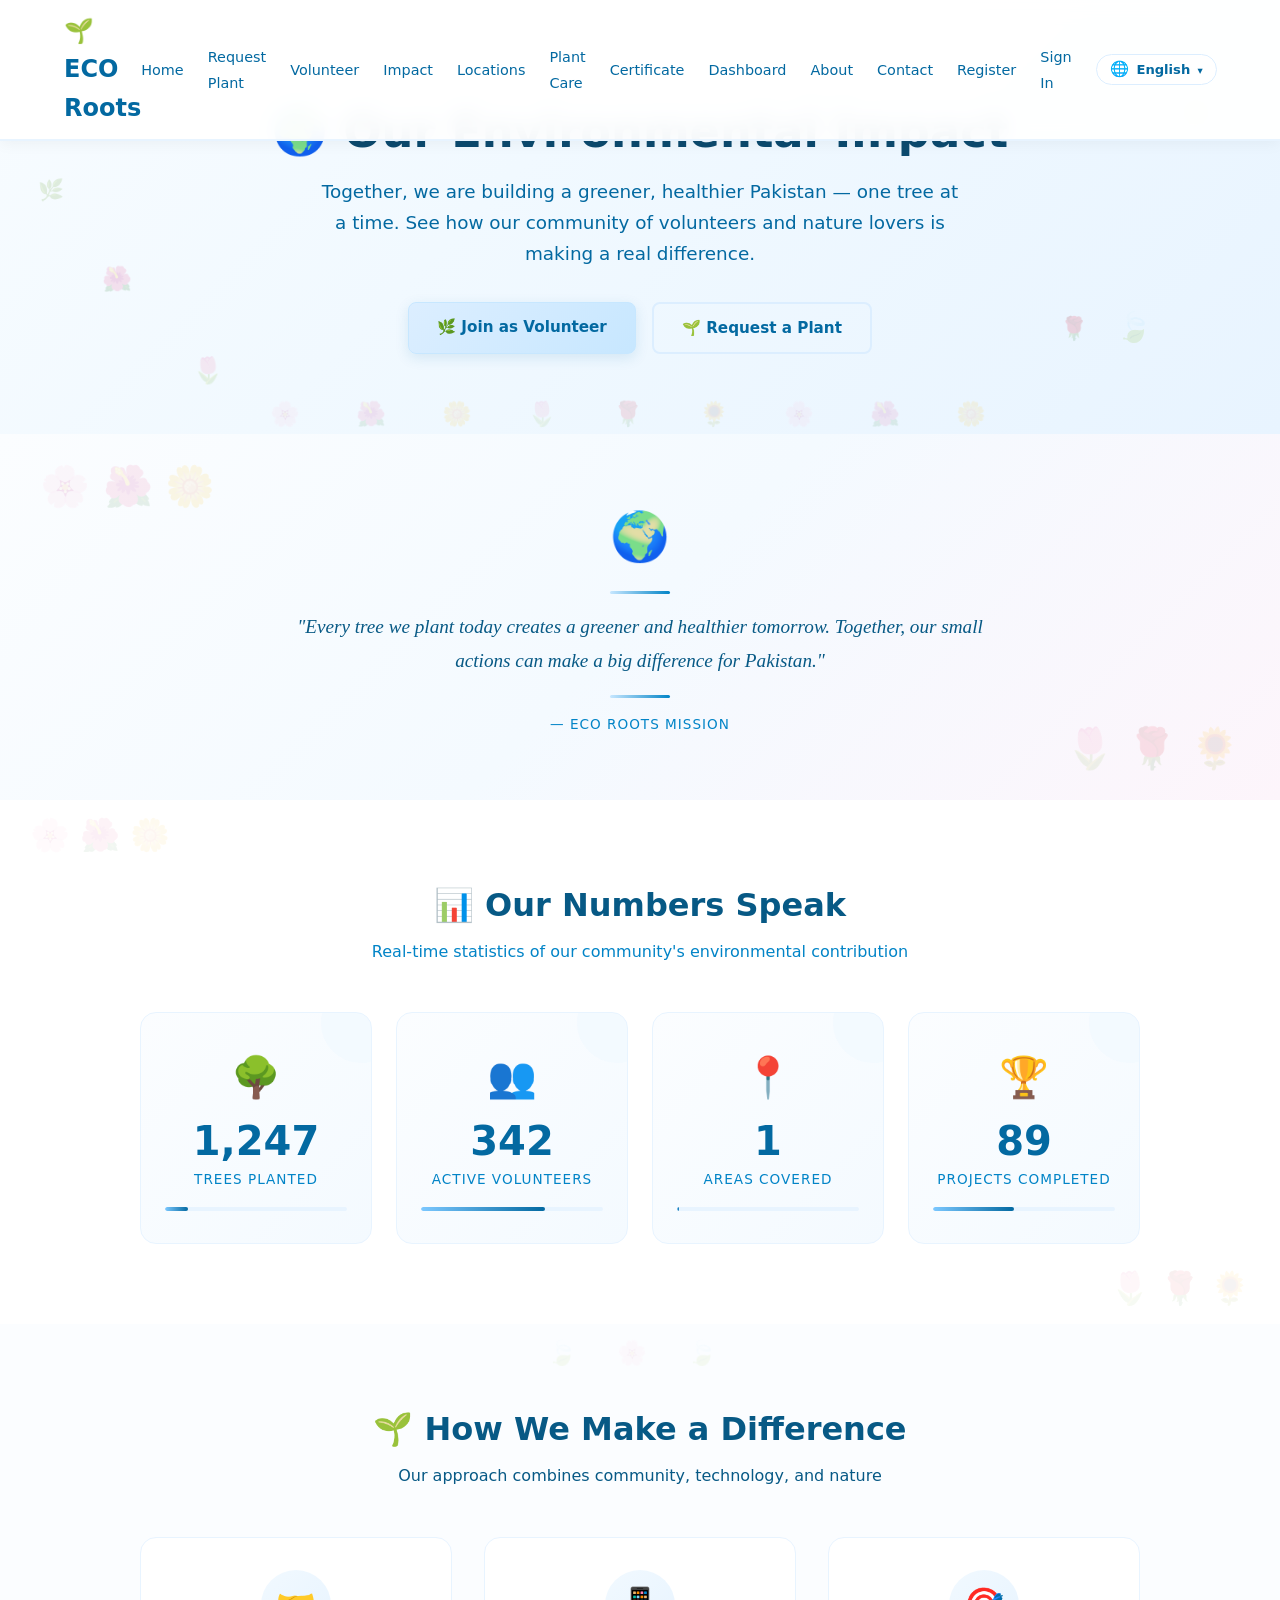
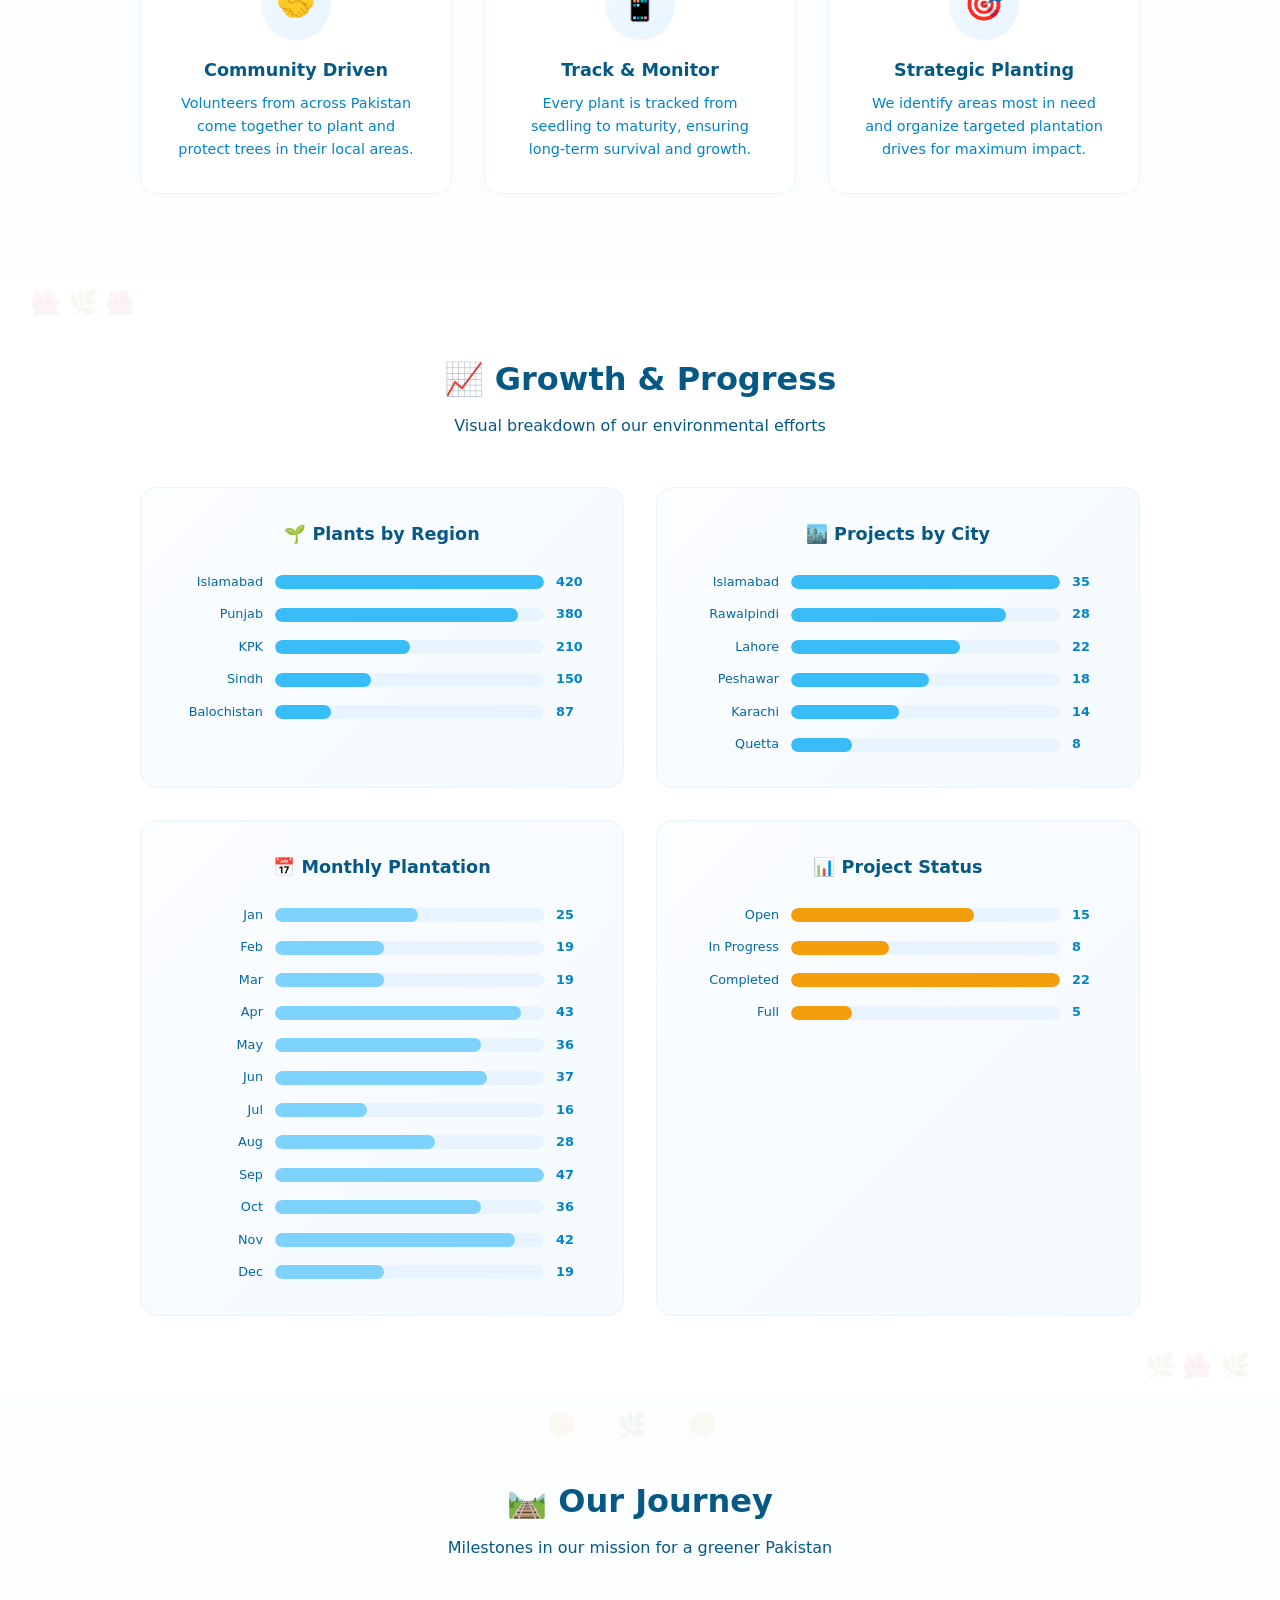
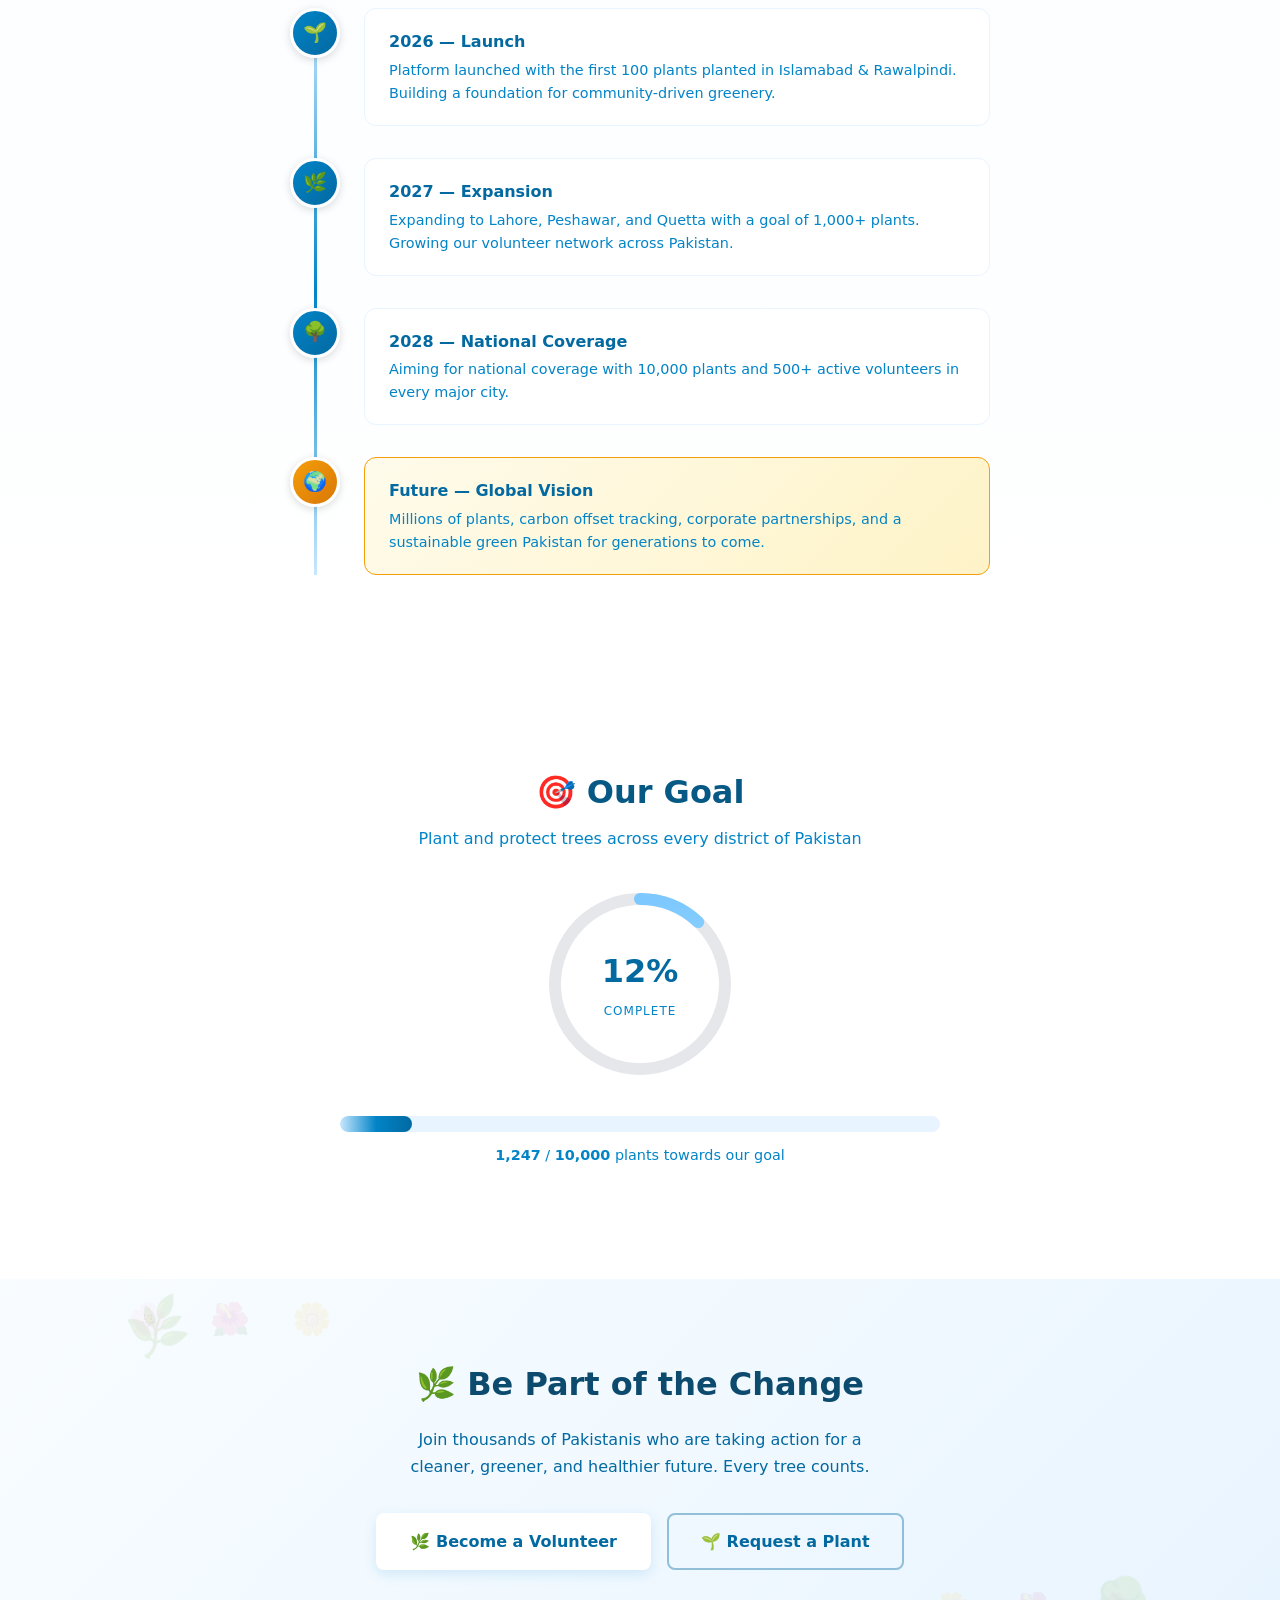
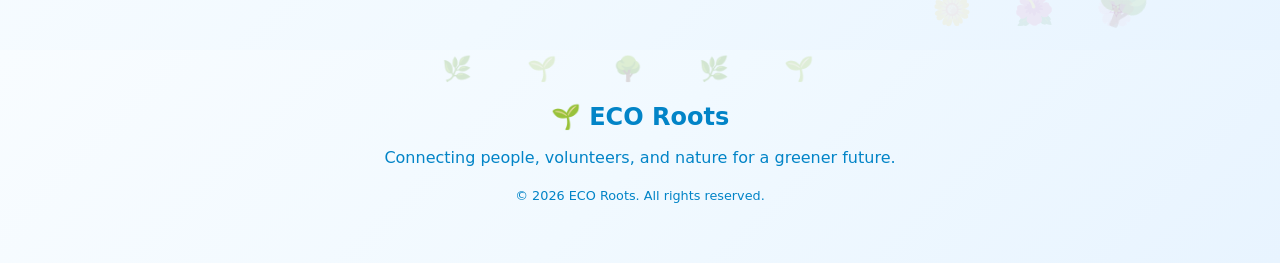
<file: impact.html>
<!DOCTYPE html>
<html lang="en">
<head>
    <meta charset="UTF-8">
    <meta name="viewport" content="width=device-width, initial-scale=1.0">
    <title>ECO Roots — Impact</title>
    <link rel="stylesheet" href="style.css">
    <style>
        .impact-hero{position:relative;background:linear-gradient(135deg,#f8fcff 0%,#f1f9ff 40%,#e8f4ff 100%);padding:6rem 2rem 5rem;text-align:center;overflow:hidden}
        .impact-hero::before{content:'';position:absolute;top:0;left:0;right:0;bottom:0;background:url("data:image/svg+xml,%3Csvg xmlns='http://www.w3.org/2000/svg' viewBox='0 0 100 100'%3E%3Ccircle cx='20' cy='20' r='1.5' fill='%23ffffff08'/%3E%3Ccircle cx='80' cy='40' r='1' fill='%23ffffff06'/%3E%3Ccircle cx='50' cy='80' r='1.2' fill='%23ffffff05'/%3E%3C/svg%3E");opacity:.5}
        .impact-hero::after{content:'🌸 🌺 🌼 🌷 🌹 🌻 🌸 🌺 🌼';position:absolute;bottom:0;left:0;right:0;font-size:1.5rem;opacity:.1;pointer-events:none;text-align:center;letter-spacing:1.5rem}
        .impact-hero-content{position:relative;z-index:2}
        .impact-hero h1{font-size:2.8rem;color:var(--g900,#0c4a6e);margin-bottom:.5rem;font-weight:800}
        .impact-hero .hero-sub{font-size:1.15rem;color:var(--g700,#0369a1);max-width:650px;margin:0 auto 2rem;line-height:1.7}
        .leaf-float{position:absolute;font-size:2rem;opacity:.15;animation:floatLeaf 8s ease-in-out infinite;pointer-events:none}
        .leaf-float:nth-child(1){top:10%;left:5%;animation-delay:0s}
        .leaf-float:nth-child(2){top:60%;left:8%;animation-delay:2s;font-size:1.5rem}
        .leaf-float:nth-child(3){top:20%;right:5%;animation-delay:4s}
        .leaf-float:nth-child(4){top:70%;right:10%;animation-delay:1s;font-size:1.8rem}
        .leaf-float:nth-child(5){top:40%;left:3%;animation-delay:3s;font-size:1.3rem}
        .leaf-float:nth-child(6){bottom:10%;left:15%;animation-delay:5s;font-size:1.6rem}
        .leaf-float:nth-child(7){bottom:20%;right:15%;animation-delay:1.5s;font-size:1.4rem}
        @keyframes floatLeaf{0%,100%{transform:translateY(0) rotate(0deg)}50%{transform:translateY(-15px) rotate(10deg)}}

        .impact-motivation{background:linear-gradient(135deg,#fbfdff 0%,#f4faff 50%,#fdf5fb 100%);padding:4rem 2rem;text-align:center;position:relative;overflow:hidden}
        .impact-motivation::before{content:'🌸 🌺 🌼';position:absolute;top:20px;left:40px;font-size:2.5rem;opacity:.1;animation:sway 5s ease-in-out infinite}
        .impact-motivation::after{content:'🌷 🌹 🌻';position:absolute;bottom:20px;right:40px;font-size:2.5rem;opacity:.1;animation:sway 5s ease-in-out infinite reverse}
        .motivation-box{max-width:700px;margin:0 auto;position:relative;z-index:2}
        .motivation-icon{font-size:3rem;margin-bottom:1rem}
        .motivation-quote{font-size:1.2rem;color:var(--g800);font-style:italic;line-height:1.8;font-family:Georgia,serif;margin-bottom:1rem}
        .motivation-author{font-size:.85rem;color:var(--g600);letter-spacing:1px;text-transform:uppercase}
        .motivation-divider{width:60px;height:3px;background:linear-gradient(90deg,var(--g400),var(--g600));margin:1rem auto;border-radius:2px}

        .impact-stats-section{padding:5rem 2rem;background:#fff}
        .impact-stats-section .section-title{text-align:center;margin-bottom:3rem}
        .impact-stats-section .section-title h2{font-size:2rem;color:var(--g800);margin-bottom:.5rem}
        .impact-stats-section .section-title p{color:var(--g600);font-size:1rem}
        .stat-cards-grid{display:grid;grid-template-columns:repeat(4,1fr);gap:1.5rem;max-width:1000px;margin:0 auto}
        .stat-card{background:linear-gradient(135deg,#fbfdff,#f4faff);border-radius:16px;padding:2rem 1.5rem;text-align:center;border:1px solid var(--g200);transition:all .3s ease;position:relative;overflow:hidden}
        .stat-card::before{content:'';position:absolute;top:-30px;right:-30px;width:80px;height:80px;background:var(--g200);border-radius:50%;opacity:.3}
        .stat-card:hover{transform:translateY(-5px);box-shadow:0 12px 30px rgba(2,132,199,.12)}
        .stat-card-icon{font-size:2.5rem;margin-bottom:.75rem;display:block}
        .stat-card-num{font-size:2.5rem;font-weight:800;color:var(--g700);display:block;line-height:1}
        .stat-card-label{font-size:.85rem;color:var(--g600);margin-top:.5rem;display:block;text-transform:uppercase;letter-spacing:1px}
        .stat-card-bar{width:100%;height:4px;background:var(--g200);border-radius:2px;margin-top:1rem;overflow:hidden}
        .stat-card-bar-fill{height:100%;background:linear-gradient(90deg,var(--g500),var(--g700));border-radius:2px;transition:width 1.5s ease}

        .impact-features{padding:5rem 2rem;background:linear-gradient(180deg,#fbfdff 0%,#fbfdff 100%)}
        .impact-features .section-title{text-align:center;margin-bottom:3rem}
        .impact-features .section-title h2{font-size:2rem;color:var(--g800);margin-bottom:.5rem}
        .features-grid{display:grid;grid-template-columns:repeat(3,1fr);gap:2rem;max-width:1000px;margin:0 auto}
        .feature-card{background:#fff;border-radius:16px;padding:2rem;text-align:center;border:1px solid var(--g200);transition:all .3s ease}
        .feature-card:hover{transform:translateY(-3px);box-shadow:0 8px 25px rgba(0,0,0,.08)}
        .feature-icon{width:70px;height:70px;background:linear-gradient(135deg,#f1f9ff,#e8f4ff);border-radius:50%;display:flex;align-items:center;justify-content:center;font-size:2rem;margin:0 auto 1rem}
        .feature-card h4{color:var(--g800);margin-bottom:.5rem;font-size:1.1rem}
        .feature-card p{color:var(--g600);font-size:.9rem;line-height:1.6}

        .impact-charts{padding:5rem 2rem;background:#fff}
        .impact-charts .section-title{text-align:center;margin-bottom:3rem}
        .impact-charts .section-title h2{font-size:2rem;color:var(--g800);margin-bottom:.5rem}
        .charts-grid{display:grid;grid-template-columns:repeat(2,1fr);gap:2rem;max-width:1000px;margin:0 auto}
        .chart-card{background:linear-gradient(135deg,#fbfdff,#f4faff);border-radius:16px;padding:2rem;border:1px solid var(--g200)}
        .chart-card h4{color:var(--g800);margin-bottom:1.5rem;font-size:1.1rem;text-align:center}

        .impact-timeline{padding:5rem 2rem;background:linear-gradient(180deg,#fbfdff 0%,#fff 100%)}
        .impact-timeline .section-title{text-align:center;margin-bottom:3rem}
        .impact-timeline .section-title h2{font-size:2rem;color:var(--g800);margin-bottom:.5rem}
        .timeline-container{max-width:700px;margin:0 auto;position:relative}
        .timeline-line{position:absolute;left:24px;top:0;bottom:0;width:3px;background:linear-gradient(180deg,var(--g400),var(--g600),var(--g400))}
        .timeline-item{display:flex;gap:1.5rem;margin-bottom:2rem;position:relative}
        .timeline-dot{width:50px;height:50px;min-width:50px;background:linear-gradient(135deg,var(--g600),var(--g700));border-radius:50%;display:flex;align-items:center;justify-content:center;font-size:1.2rem;color:#fff;font-weight:700;border:3px solid #fff;box-shadow:0 2px 8px rgba(0,0,0,.15);z-index:2}
        .timeline-content{background:#fff;border-radius:12px;padding:1.25rem 1.5rem;border:1px solid var(--g200);flex:1}
        .timeline-content h4{color:var(--g700);margin-bottom:.25rem}
        .timeline-content p{color:var(--g600);font-size:.9rem;line-height:1.6}
        .timeline-item.future .timeline-dot{background:linear-gradient(135deg,#f59e0b,#d97706)}
        .timeline-item.future .timeline-content{border-color:#f59e0b;background:linear-gradient(135deg,#fffbeb,#fef3c7)}

        .impact-goal{padding:5rem 2rem;background:#fff;text-align:center}
        .goal-container{max-width:600px;margin:0 auto}
        .goal-container h2{font-size:2rem;color:var(--g800);margin-bottom:.5rem}
        .goal-container>p{color:var(--g600);margin-bottom:2rem}
        .goal-ring{width:200px;height:200px;margin:0 auto 2rem;position:relative}
        .goal-ring svg{transform:rotate(-90deg)}
        .goal-ring-text{position:absolute;top:50%;left:50%;transform:translate(-50%,-50%);text-align:center}
        .goal-ring-num{font-size:2rem;font-weight:800;color:var(--g700);display:block}
        .goal-ring-label{font-size:.75rem;color:var(--g600);text-transform:uppercase;letter-spacing:1px}
        .goal-bar-wrap{background:var(--g200);border-radius:12px;height:16px;overflow:hidden;margin-bottom:.75rem}
        .goal-bar-fill{height:100%;background:linear-gradient(90deg,var(--g400),var(--g600),var(--g700));border-radius:12px;transition:width 2s ease}
        .goal-text{color:var(--g600);font-size:.9rem}

        .impact-cta{padding:5rem 2rem;background:linear-gradient(135deg,#f8fcff 0%,#f1f9ff 50%,#e8f4ff 100%);text-align:center;position:relative;overflow:hidden}
        .impact-cta::before{content:'🌿';position:absolute;top:10px;left:10%;font-size:3rem;opacity:.1;transform:rotate(-20deg)}
        .impact-cta::after{content:'🌳';position:absolute;bottom:10px;right:10%;font-size:3rem;opacity:.1;transform:rotate(20deg)}
        .impact-cta h2{color:var(--g900,#0c4a6e);font-size:2rem;margin-bottom:1rem;position:relative;z-index:2}
        .impact-cta p{color:var(--g700,#0369a1);max-width:500px;margin:0 auto 2rem;position:relative;z-index:2;line-height:1.7}
        .impact-cta .cta-buttons{display:flex;gap:1rem;justify-content:center;position:relative;z-index:2}
        .impact-cta .btn-white{background:#fff;color:var(--g700);padding:.875rem 2rem;border-radius:var(--rs);text-decoration:none;font-weight:600;border:2px solid #fff;transition:all .3s;box-shadow:0 4px 14px rgba(2,132,199,.15)}
        .impact-cta .btn-white:hover{background:var(--g50);color:var(--g800)}
        .impact-cta .btn-outline-white{background:transparent;color:var(--g700,#0369a1);padding:.875rem 2rem;border-radius:var(--rs);text-decoration:none;font-weight:600;border:2px solid rgba(3,105,161,.4);transition:all .3s}
        .impact-cta .btn-outline-white:hover{background:rgba(255,255,255,.5);border-color:var(--g600,#0284c7)}

        @media(max-width:768px){
            .stat-cards-grid{grid-template-columns:repeat(2,1fr)}
            .features-grid{grid-template-columns:1fr}
            .charts-grid{grid-template-columns:1fr}
            .impact-hero h1{font-size:2rem}
            .impact-cta .cta-buttons{flex-direction:column;align-items:center}
        }
        @media(max-width:480px){
            .stat-cards-grid{grid-template-columns:1fr}
        }
    </style>
</head>
<body>
    <nav class="navbar">
        <div class="nav-container">
            <a href="index.html" class="nav-logo">🌱 ECO Roots</a>
            <button class="nav-toggle" id="navToggle">☰</button>
            <ul class="nav-links" id="navLinks">
                <li><a href="index.html">Home</a></li>
                <li><a href="request.html">Request Plant</a></li>
                <li><a href="volunteer.html">Volunteer</a></li>
                <li><a href="impact.html" class="active">Impact</a></li>
                <li><a href="locations.html">Locations</a></li>
                <li><a href="plantcare.html">Plant Care</a></li>
                <li><a href="certificate.html">Certificate</a></li>
                <li><a href="dashboard.html">Dashboard</a></li>
                <li><a href="about.html">About</a></li>
                <li><a href="contact.html">Contact</a></li>
            </ul>
        </div>
    </nav>

    <!-- Hero Section -->
    <section class="impact-hero">
        <div class="leaf-float">🌸</div>
        <div class="leaf-float">🌺</div>
        <div class="leaf-float">🌼</div>
        <div class="leaf-float">🍃</div>
        <div class="leaf-float">🌿</div>
        <div class="leaf-float">🌷</div>
        <div class="leaf-float">🌹</div>
        <div class="impact-hero-content">
            <h1>🌍 Our Environmental Impact</h1>
            <p class="hero-sub">Together, we are building a greener, healthier Pakistan — one tree at a time. See how our community of volunteers and nature lovers is making a real difference.</p>
            <div style="display:flex;gap:1rem;justify-content:center;flex-wrap:wrap">
                <a href="volunteer.html" class="btn btn-primary">🌿 Join as Volunteer</a>
                <a href="request.html" class="btn btn-outline" style="color:var(--g700,#0369a1);border-color:var(--g300)">🌱 Request a Plant</a>
            </div>
        </div>
    </section>

    <!-- Motivational Quote -->
    <section class="impact-motivation">
        <div class="motivation-box">
            <div class="motivation-icon">🌍</div>
            <div class="motivation-divider"></div>
            <p class="motivation-quote">"Every tree we plant today creates a greener and healthier tomorrow. Together, our small actions can make a big difference for Pakistan."</p>
            <div class="motivation-divider"></div>
            <p class="motivation-author">— ECO Roots Mission</p>
        </div>
    </section>

    <!-- Statistics Section -->
    <section class="impact-stats-section" style="position:relative">
        <div style="position:absolute;top:10px;left:30px;font-size:2rem;opacity:.06;pointer-events:none">🌸 🌺 🌼</div>
        <div style="position:absolute;bottom:10px;right:30px;font-size:2rem;opacity:.06;pointer-events:none">🌷 🌹 🌻</div>
        <div class="section-title">
            <h2>📊 Our Numbers Speak</h2>
            <p>Real-time statistics of our community's environmental contribution</p>
        </div>
        <div class="stat-cards-grid">
            <div class="stat-card">
                <span class="stat-card-icon">🌳</span>
                <span class="stat-card-num" id="statPlants">0</span>
                <span class="stat-card-label">Trees Planted</span>
                <div class="stat-card-bar"><div class="stat-card-bar-fill" style="width:0%" id="barPlants"></div></div>
            </div>
            <div class="stat-card">
                <span class="stat-card-icon">👥</span>
                <span class="stat-card-num" id="statVolunteers">0</span>
                <span class="stat-card-label">Active Volunteers</span>
                <div class="stat-card-bar"><div class="stat-card-bar-fill" style="width:0%" id="barVolunteers"></div></div>
            </div>
            <div class="stat-card">
                <span class="stat-card-icon">📍</span>
                <span class="stat-card-num" id="statAreas">0</span>
                <span class="stat-card-label">Areas Covered</span>
                <div class="stat-card-bar"><div class="stat-card-bar-fill" style="width:0%" id="barAreas"></div></div>
            </div>
            <div class="stat-card">
                <span class="stat-card-icon">🏆</span>
                <span class="stat-card-num" id="statCompleted">0</span>
                <span class="stat-card-label">Projects Completed</span>
                <div class="stat-card-bar"><div class="stat-card-bar-fill" style="width:0%" id="barCompleted"></div></div>
            </div>
        </div>
    </section>

    <!-- Features Section -->
    <section class="impact-features" style="position:relative">
        <div style="position:absolute;top:10px;left:50%;transform:translateX(-50%);font-size:1.5rem;opacity:.06;pointer-events:none;letter-spacing:1rem">🍃 🌸 🍃</div>
        <div class="section-title">
            <h2>🌱 How We Make a Difference</h2>
            <p>Our approach combines community, technology, and nature</p>
        </div>
        <div class="features-grid">
            <div class="feature-card">
                <div class="feature-icon">🤝</div>
                <h4>Community Driven</h4>
                <p>Volunteers from across Pakistan come together to plant and protect trees in their local areas.</p>
            </div>
            <div class="feature-card">
                <div class="feature-icon">📱</div>
                <h4>Track & Monitor</h4>
                <p>Every plant is tracked from seedling to maturity, ensuring long-term survival and growth.</p>
            </div>
            <div class="feature-card">
                <div class="feature-icon">🎯</div>
                <h4>Strategic Planting</h4>
                <p>We identify areas most in need and organize targeted plantation drives for maximum impact.</p>
            </div>
        </div>
    </section>

    <!-- Charts Section -->
    <section class="impact-charts" style="position:relative">
        <div style="position:absolute;top:10px;left:30px;font-size:1.5rem;opacity:.06;pointer-events:none">🌺 🌿 🌺</div>
        <div style="position:absolute;bottom:10px;right:30px;font-size:1.5rem;opacity:.06;pointer-events:none">🌿 🌺 🌿</div>
        <div class="section-title">
            <h2>📈 Growth & Progress</h2>
            <p>Visual breakdown of our environmental efforts</p>
        </div>
        <div class="charts-grid">
            <div class="chart-card">
                <h4>🌱 Plants by Region</h4>
                <div id="chartProvince" class="bar-chart"></div>
            </div>
            <div class="chart-card">
                <h4>🏙️ Projects by City</h4>
                <div id="chartCity" class="bar-chart"></div>
            </div>
            <div class="chart-card">
                <h4>📅 Monthly Plantation</h4>
                <div id="chartMonthly" class="bar-chart"></div>
            </div>
            <div class="chart-card">
                <h4>📊 Project Status</h4>
                <div id="chartStatus" class="bar-chart"></div>
            </div>
        </div>
    </section>

    <!-- Timeline Section -->
    <section class="impact-timeline" style="position:relative">
        <div style="position:absolute;top:10px;left:50%;transform:translateX(-50%);font-size:1.5rem;opacity:.06;pointer-events:none;letter-spacing:1rem">🌼 🌿 🌼</div>
        <div class="section-title">
            <h2>🛤️ Our Journey</h2>
            <p>Milestones in our mission for a greener Pakistan</p>
        </div>
        <div class="timeline-container">
            <div class="timeline-line"></div>
            <div class="timeline-item">
                <div class="timeline-dot">🌱</div>
                <div class="timeline-content">
                    <h4>2026 — Launch</h4>
                    <p>Platform launched with the first 100 plants planted in Islamabad & Rawalpindi. Building a foundation for community-driven greenery.</p>
                </div>
            </div>
            <div class="timeline-item">
                <div class="timeline-dot">🌿</div>
                <div class="timeline-content">
                    <h4>2027 — Expansion</h4>
                    <p>Expanding to Lahore, Peshawar, and Quetta with a goal of 1,000+ plants. Growing our volunteer network across Pakistan.</p>
                </div>
            </div>
            <div class="timeline-item">
                <div class="timeline-dot">🌳</div>
                <div class="timeline-content">
                    <h4>2028 — National Coverage</h4>
                    <p>Aiming for national coverage with 10,000 plants and 500+ active volunteers in every major city.</p>
                </div>
            </div>
            <div class="timeline-item future">
                <div class="timeline-dot">🌍</div>
                <div class="timeline-content">
                    <h4>Future — Global Vision</h4>
                    <p>Millions of plants, carbon offset tracking, corporate partnerships, and a sustainable green Pakistan for generations to come.</p>
                </div>
            </div>
        </div>
    </section>

    <!-- Goal Section -->
    <section class="impact-goal">
        <div class="goal-container">
            <h2>🎯 Our Goal</h2>
            <p>Plant and protect trees across every district of Pakistan</p>
            <div class="goal-ring">
                <svg width="200" height="200" viewBox="0 0 200 200">
                    <circle cx="100" cy="100" r="85" fill="none" stroke="#e5e7eb" stroke-width="12"/>
                    <circle cx="100" cy="100" r="85" fill="none" stroke="url(#goalGrad)" stroke-width="12" stroke-linecap="round" stroke-dasharray="534" id="goalRingFill" stroke-dashoffset="534"/>
                    <defs><linearGradient id="goalGrad" x1="0%" y1="0%" x2="100%" y2="0%"><stop offset="0%" stop-color="#bae6fd"/><stop offset="100%" stop-color="#7cc8ff"/></linearGradient></defs>
                </svg>
                <div class="goal-ring-text">
                    <span class="goal-ring-num" id="goalPercent">0%</span>
                    <span class="goal-ring-label">Complete</span>
                </div>
            </div>
            <div class="goal-bar-wrap"><div class="goal-bar-fill" id="goalBarFill" style="width:0%"></div></div>
            <p class="goal-text"><strong id="goalCurrent">0</strong> / <strong id="goalTarget">10000</strong> plants towards our goal</p>
        </div>
    </section>

    <!-- CTA Section -->
    <section class="impact-cta" style="position:relative">
        <div style="position:absolute;top:15px;left:10%;font-size:2rem;opacity:.08;pointer-events:none;letter-spacing:1rem">🌸 🌺 🌼</div>
        <div style="position:absolute;bottom:15px;right:10%;font-size:2rem;opacity:.08;pointer-events:none;letter-spacing:1rem">🌼 🌺 🌸</div>
        <h2>🌿 Be Part of the Change</h2>
        <p>Join thousands of Pakistanis who are taking action for a cleaner, greener, and healthier future. Every tree counts.</p>
        <div class="cta-buttons">
            <a href="volunteer.html" class="btn-white">🌿 Become a Volunteer</a>
            <a href="request.html" class="btn-outline-white">🌱 Request a Plant</a>
        </div>
    </section>

    <footer class="footer">
        <div class="footer-content">
            <p class="footer-logo">🌱 ECO Roots</p>
            <p>Connecting people, volunteers, and nature for a greener future.</p>
            <p class="footer-copy">&copy; 2026 ECO Roots. All rights reserved.</p>
        </div>
    </footer>
    <script src="data.js"></script>
    <script src="impact.js"></script>
</body>
</html>
</file>
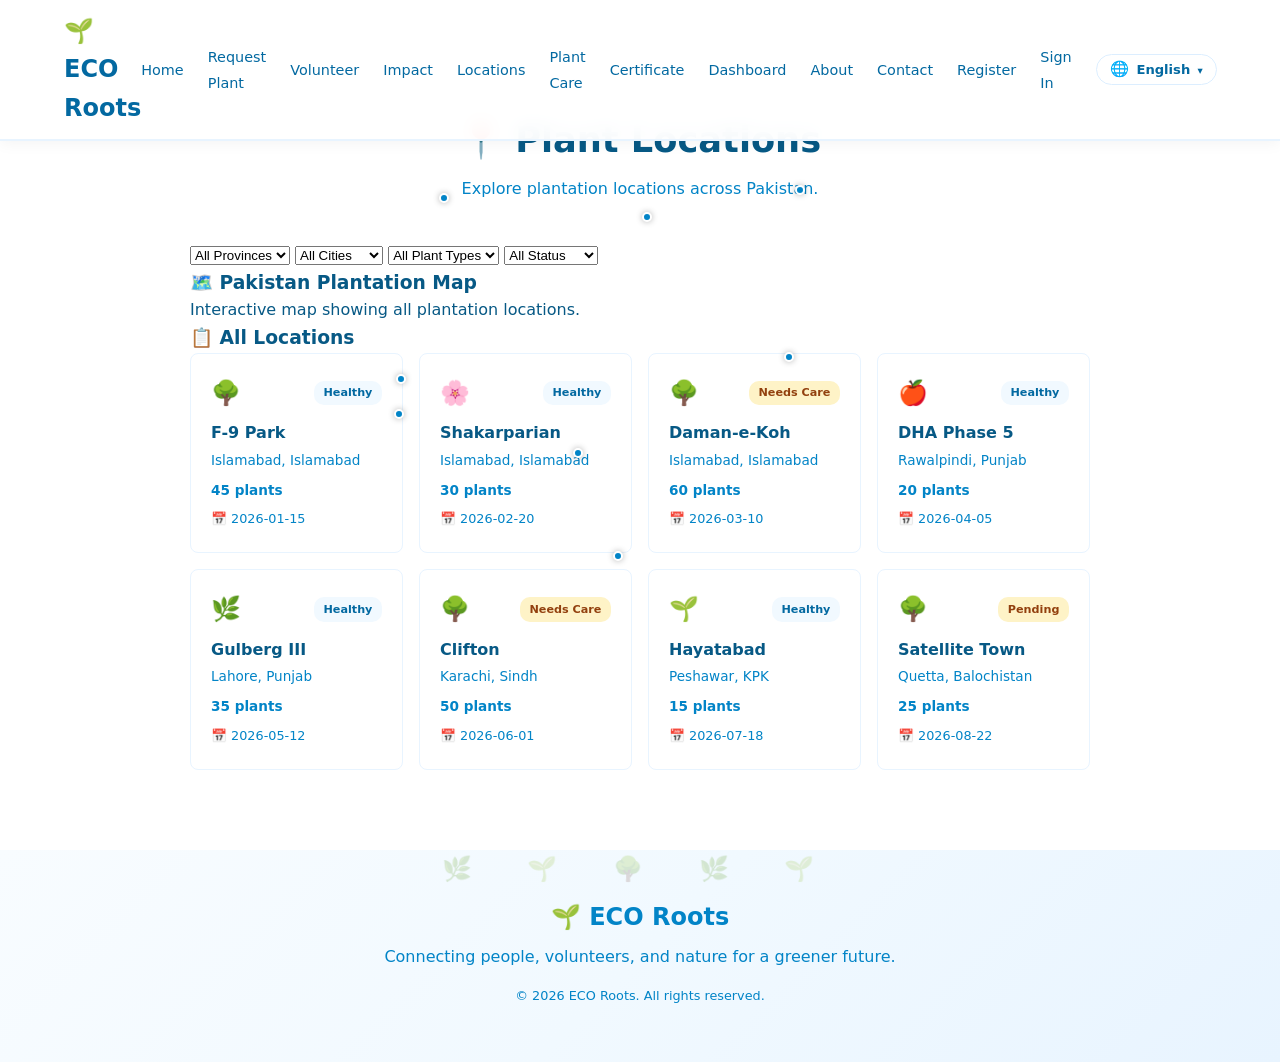
<file: locations.html>
<!DOCTYPE html>
<html lang="en">
<head>
    <meta charset="UTF-8">
    <meta name="viewport" content="width=device-width, initial-scale=1.0">
    <title>ECO Roots — Plant Locations</title>
    <link rel="stylesheet" href="style.css">
</head>
<body>
    <nav class="navbar">
        <div class="nav-container">
            <a href="index.html" class="nav-logo">🌱 ECO Roots</a>
            <button class="nav-toggle" id="navToggle">☰</button>
            <ul class="nav-links" id="navLinks">
                <li><a href="index.html">Home</a></li>
                <li><a href="request.html">Request Plant</a></li>
                <li><a href="volunteer.html">Volunteer</a></li>
                <li><a href="impact.html">Impact</a></li>
                <li><a href="locations.html" class="active">Locations</a></li>
                <li><a href="plantcare.html">Plant Care</a></li>
                <li><a href="certificate.html">Certificate</a></li>
                <li><a href="dashboard.html">Dashboard</a></li>
                <li><a href="about.html">About</a></li>
                <li><a href="contact.html">Contact</a></li>
            </ul>
        </div>
    </nav>

    <section class="section page-header">
        <div class="section-container">
            <h2>📍 Plant Locations</h2>
            <p class="section-subtitle">Explore plantation locations across Pakistan.</p>

            <!-- Filters -->
            <div class="loc-filters">
                <select id="locFilterProvince"><option value="all">All Provinces</option><option>Punjab</option><option>Sindh</option><option>KPK</option><option>Balochistan</option><option>Islamabad</option></select>
                <select id="locFilterCity"><option value="all">All Cities</option></select>
                <select id="locFilterType"><option value="all">All Plant Types</option><option value="tree">🌳 Trees</option><option value="fruit">🍎 Fruit</option><option value="flower">🌸 Flowers</option><option value="shrub">🌿 Shrubs</option><option value="herb">🌱 Herbs</option></select>
                <select id="locFilterStatus"><option value="all">All Status</option><option value="healthy">Healthy</option><option value="needs_care">Needs Care</option><option value="pending">Pending</option></select>
            </div>

            <!-- Map Placeholder -->
            <div class="loc-map-container">
                <div class="loc-map-placeholder">
                    <h3>🗺️ Pakistan Plantation Map</h3>
                    <p>Interactive map showing all plantation locations.</p>
                    <div class="map-dots" id="mapDots"></div>
                </div>
            </div>

            <!-- Location Cards -->
            <div class="dash-section">
                <h3>📋 All Locations</h3>
                <div id="locationsList" class="locations-grid">
                    <p class="empty-state">No locations found.</p>
                </div>
            </div>

            <!-- Location Detail Modal -->
            <div id="locModal" class="modal hidden">
                <div class="modal-content">
                    <div class="modal-header">
                        <h3 id="locModalTitle">Location Details</h3>
                        <button class="modal-close" onclick="document.getElementById('locModal').classList.add('hidden')">✕</button>
                    </div>
                    <div id="locModalBody"></div>
                </div>
            </div>
        </div>
    </section>

    <footer class="footer">
        <div class="footer-content">
            <p class="footer-logo">🌱 ECO Roots</p>
            <p>Connecting people, volunteers, and nature for a greener future.</p>
            <p class="footer-copy">&copy; 2026 ECO Roots. All rights reserved.</p>
        </div>
    </footer>
    <script src="data.js"></script>
    <script src="locations.js"></script>
</body>
</html>
</file>
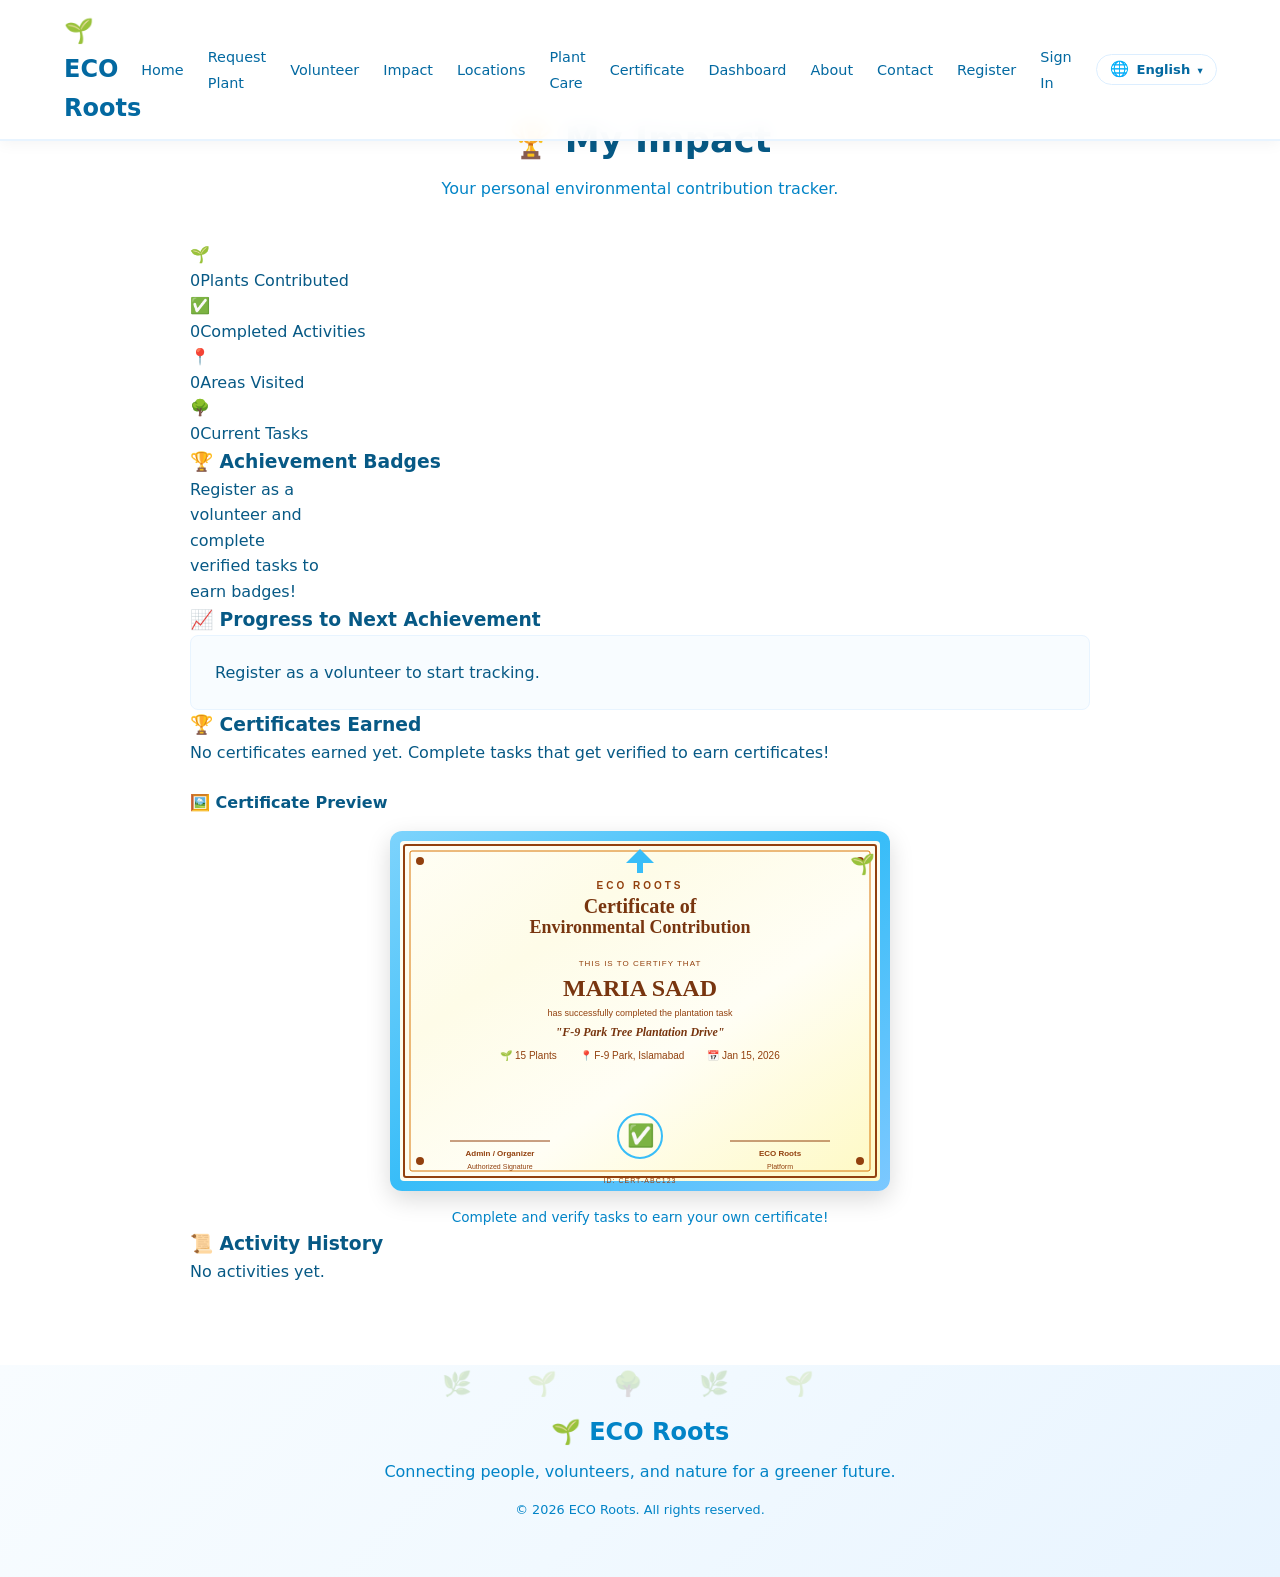
<file: myimpact.html>
<!DOCTYPE html>
<html lang="en">
<head>
    <meta charset="UTF-8">
    <meta name="viewport" content="width=device-width, initial-scale=1.0">
    <title>ECO Roots — My Impact</title>
    <link rel="stylesheet" href="style.css">
</head>
<body>
    <nav class="navbar">
        <div class="nav-container">
            <a href="index.html" class="nav-logo">🌱 ECO Roots</a>
            <button class="nav-toggle" id="navToggle">☰</button>
            <ul class="nav-links" id="navLinks">
                <li><a href="index.html">Home</a></li>
                <li><a href="request.html">Request Plant</a></li>
                <li><a href="volunteer.html">Volunteer</a></li>
                <li><a href="impact.html">Impact</a></li>
                <li><a href="locations.html">Locations</a></li>
                <li><a href="plantcare.html">Plant Care</a></li>
                <li><a href="certificate.html">Certificate</a></li>
                <li><a href="dashboard.html">Dashboard</a></li>
                <li><a href="about.html">About</a></li>
                <li><a href="contact.html">Contact</a></li>
            </ul>
        </div>
    </nav>

    <section class="section page-header">
        <div class="section-container">
            <h2>🏆 My Impact</h2>
            <p class="section-subtitle">Your personal environmental contribution tracker.</p>

            <div id="myImpactContent">
                <!-- Personal Stats -->
                <div class="dash-stats">
                    <div class="dash-stat-card"><span class="dash-stat-icon">🌱</span><div><span class="dash-stat-num" id="miPlants">0</span><span class="dash-stat-label">Plants Contributed</span></div></div>
                    <div class="dash-stat-card"><span class="dash-stat-icon">✅</span><div><span class="dash-stat-num" id="miCompleted">0</span><span class="dash-stat-label">Completed Activities</span></div></div>
                    <div class="dash-stat-card"><span class="dash-stat-icon">📍</span><div><span class="dash-stat-num" id="miAreas">0</span><span class="dash-stat-label">Areas Visited</span></div></div>
                    <div class="dash-stat-card"><span class="dash-stat-icon">🌳</span><div><span class="dash-stat-num" id="miCurrent">0</span><span class="dash-stat-label">Current Tasks</span></div></div>
                </div>

                <!-- Achievement Badges -->
                <div class="dash-section">
                    <h3>🏆 Achievement Badges</h3>
                    <div id="myBadges" class="achievements-grid">
                        <p class="empty-state">Join as a volunteer and complete tasks to earn badges!</p>
                    </div>
                </div>

                <!-- Progress to Next Badge -->
                <div class="dash-section">
                    <h3>📈 Progress to Next Achievement</h3>
                    <div id="badgeProgress" class="badge-progress">
                        <p class="empty-state">Register as a volunteer to start tracking progress.</p>
                    </div>
                </div>

                <!-- Certificates -->
                <div class="dash-section">
                    <h3>🏆 Certificates Earned</h3>
                    <div id="myCertsSection">
                        <p class="empty-state">No certificates earned yet. Complete tasks that get verified to earn certificates!</p>
                    </div>
                    <div id="myCertsPreview"></div>
                    <div class="cert-sample-preview" style="margin-top:1.5rem">
                        <h4 style="color:var(--g800);margin-bottom:1rem">🖼️ Certificate Preview</h4>
                        <img src="certificate-sample.svg" alt="Certificate Preview" style="width:100%;max-width:500px;border-radius:12px;box-shadow:0 8px 25px rgba(0,0,0,.15);display:block;margin:0 auto">
                        <p style="text-align:center;color:var(--g600);font-size:.85rem;margin-top:1rem">Complete and verify tasks to earn your own certificate!</p>
                    </div>
                </div>

                <!-- Activity History -->
                <div class="dash-section">
                    <h3>📜 Activity History</h3>
                    <div id="activityHistory" class="activity-list">
                        <p class="empty-state">No activities yet.</p>
                    </div>
                </div>
            </div>
        </div>
    </section>

    <footer class="footer">
        <div class="footer-content">
            <p class="footer-logo">🌱 ECO Roots</p>
            <p>Connecting people, volunteers, and nature for a greener future.</p>
            <p class="footer-copy">&copy; 2026 ECO Roots. All rights reserved.</p>
        </div>
    </footer>
    <script src="data.js"></script>
    <script src="myimpact.js"></script>
</body>
</html>
</file>
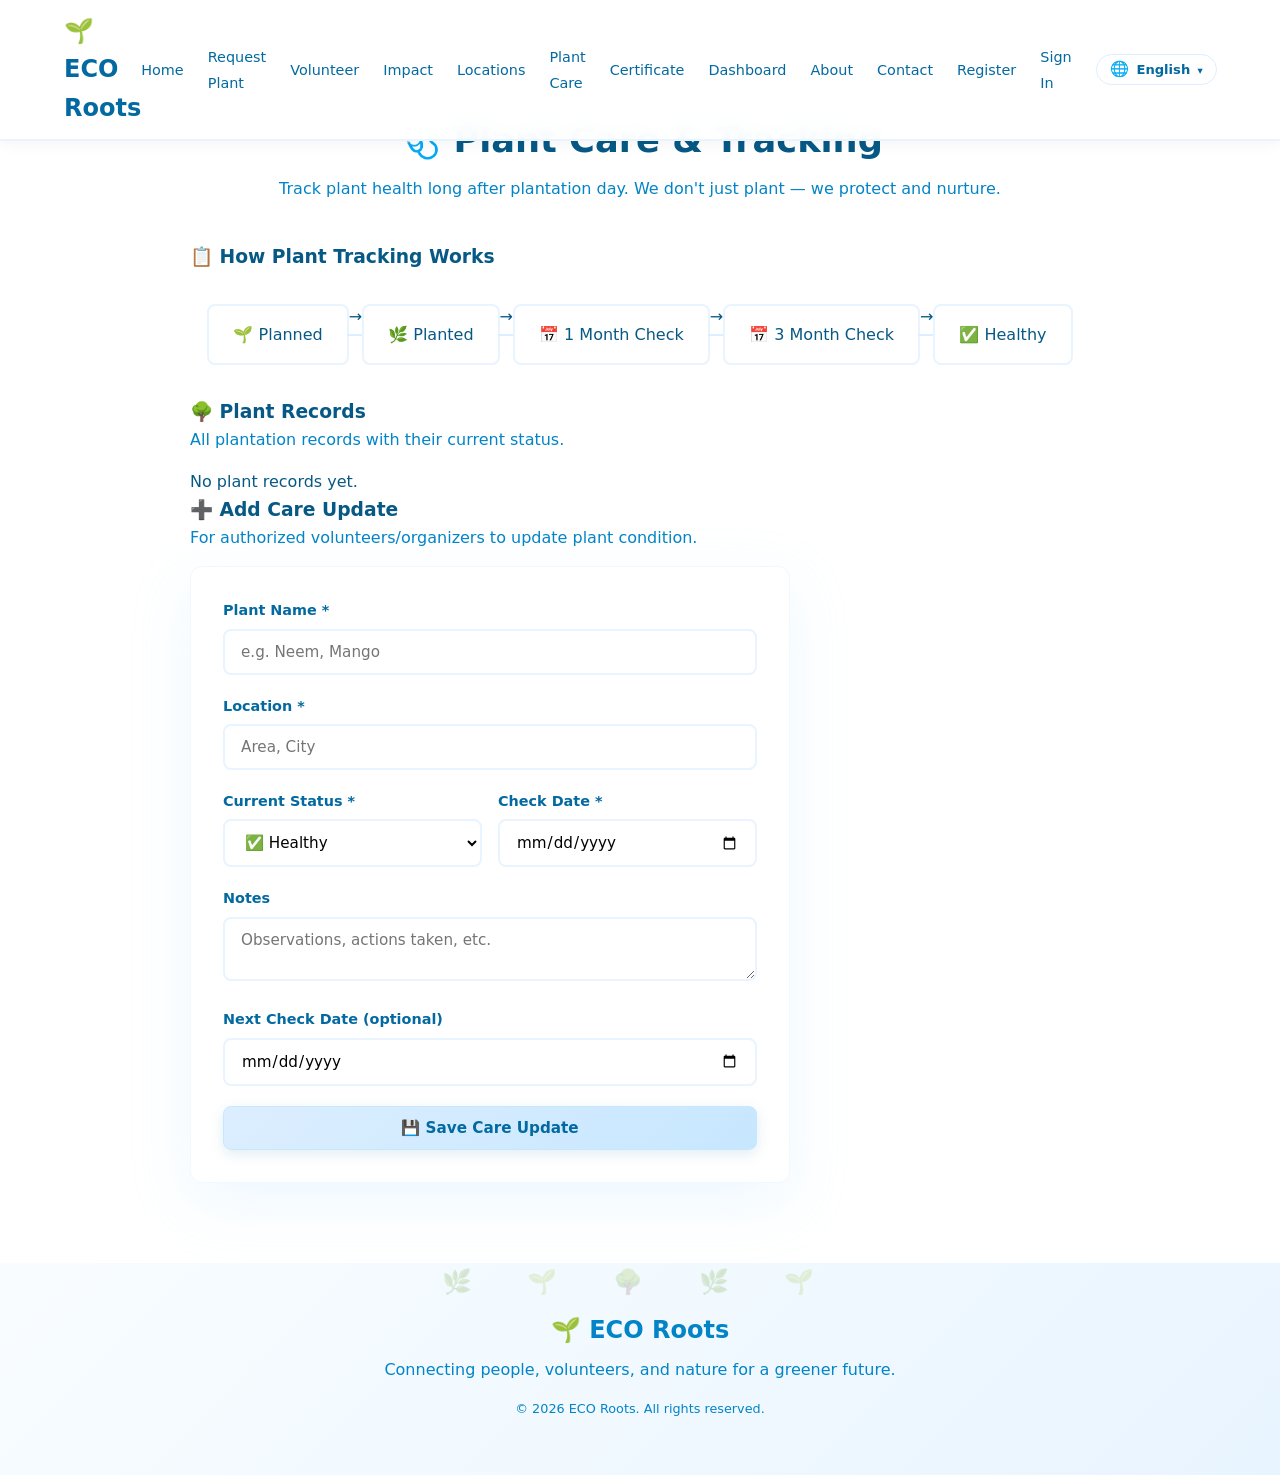
<file: plantcare.html>
<!DOCTYPE html>
<html lang="en">
<head>
    <meta charset="UTF-8">
    <meta name="viewport" content="width=device-width, initial-scale=1.0">
    <title>ECO Roots — Plant Care & Tracking</title>
    <link rel="stylesheet" href="style.css">
</head>
<body>
    <nav class="navbar">
        <div class="nav-container">
            <a href="index.html" class="nav-logo">🌱 ECO Roots</a>
            <button class="nav-toggle" id="navToggle">☰</button>
            <ul class="nav-links" id="navLinks">
                <li><a href="index.html">Home</a></li>
                <li><a href="request.html">Request Plant</a></li>
                <li><a href="volunteer.html">Volunteer</a></li>
                <li><a href="impact.html">Impact</a></li>
                <li><a href="locations.html">Locations</a></li>
                <li><a href="plantcare.html" class="active">Plant Care</a></li>
                <li><a href="certificate.html">Certificate</a></li>
                <li><a href="dashboard.html">Dashboard</a></li>
                <li><a href="about.html">About</a></li>
                <li><a href="contact.html">Contact</a></li>
            </ul>
        </div>
    </nav>

    <section class="section page-header">
        <div class="section-container">
            <h2>🩺 Plant Care & Tracking</h2>
            <p class="section-subtitle">Track plant health long after plantation day. We don't just plant — we protect and nurture.</p>

            <!-- How Tracking Works -->
            <div class="dash-section">
                <h3>📋 How Plant Tracking Works</h3>
                <div class="care-flow">
                    <div class="care-step">🌱 Planned</div>
                    <div class="care-arrow">→</div>
                    <div class="care-step">🌿 Planted</div>
                    <div class="care-arrow">→</div>
                    <div class="care-step">📅 1 Month Check</div>
                    <div class="care-arrow">→</div>
                    <div class="care-step">📅 3 Month Check</div>
                    <div class="care-arrow">→</div>
                    <div class="care-step">✅ Healthy</div>
                </div>
            </div>

            <!-- Plant Records -->
            <div class="dash-section">
                <h3>🌳 Plant Records</h3>
                <p style="color:var(--g600);margin-bottom:1rem">All plantation records with their current status.</p>
                <div id="careRecordsList" class="care-records-list">
                    <p class="empty-state">No plant records yet.</p>
                </div>
            </div>

            <!-- Add Care Update (authorized users) -->
            <div class="dash-section">
                <h3>➕ Add Care Update</h3>
                <p style="color:var(--g600);margin-bottom:1rem">For authorized volunteers/organizers to update plant condition.</p>
                <form id="careForm" class="platform-form" style="max-width:600px">
                    <div class="form-group"><label>Plant Name *</label><input type="text" id="carePlantName" placeholder="e.g. Neem, Mango" required></div>
                    <div class="form-group"><label>Location *</label><input type="text" id="careLocation" placeholder="Area, City" required></div>
                    <div class="form-row">
                        <div class="form-group"><label>Current Status *</label>
                            <select id="careStatus" required><option value="healthy">✅ Healthy</option><option value="needs_care">⚠️ Needs Care</option><option value="critical">🔴 Critical</option><option value="watering">💧 Needs Watering</option><option value="diseased">🦠 Diseased</option></select>
                        </div>
                        <div class="form-group"><label>Check Date *</label><input type="date" id="careDate" required></div>
                    </div>
                    <div class="form-group"><label>Notes</label><textarea id="careNotes" rows="2" placeholder="Observations, actions taken, etc."></textarea></div>
                    <div class="form-group"><label>Next Check Date (optional)</label><input type="date" id="careNextDate"></div>
                    <button type="submit" class="btn btn-primary btn-full">💾 Save Care Update</button>
                </form>
                <div id="careSuccess" class="confirmation hidden">
                    <span class="confirmation-icon">✅</span>
                    <h3>Care Update Saved!</h3>
                </div>
            </div>
        </div>
    </section>

    <footer class="footer">
        <div class="footer-content">
            <p class="footer-logo">🌱 ECO Roots</p>
            <p>Connecting people, volunteers, and nature for a greener future.</p>
            <p class="footer-copy">&copy; 2026 ECO Roots. All rights reserved.</p>
        </div>
    </footer>
    <script src="data.js"></script>
    <script src="plantcare.js"></script>
</body>
</html>
</file>
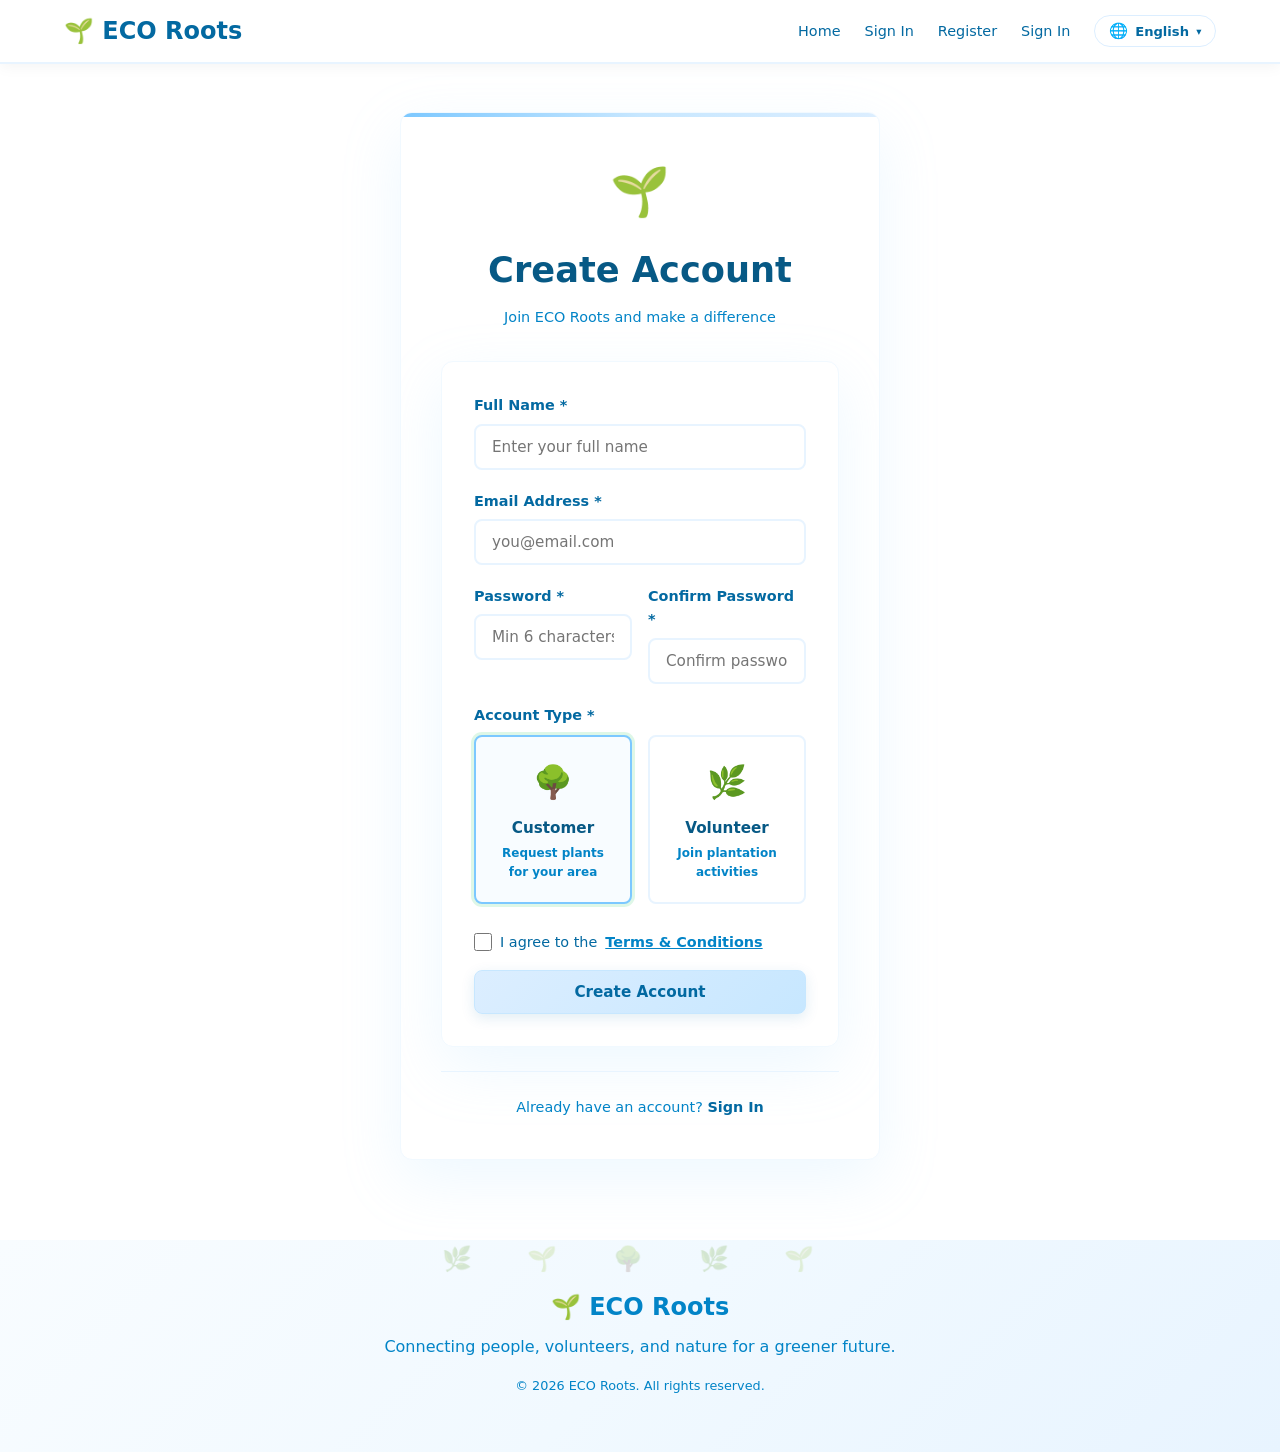
<file: register.html>
<!DOCTYPE html>
<html lang="en">
<head>
    <meta charset="UTF-8">
    <meta name="viewport" content="width=device-width, initial-scale=1.0">
    <title>ECO Roots — Register</title>
    <link rel="stylesheet" href="style.css">
</head>
<body>
    <nav class="navbar">
        <div class="nav-container">
            <a href="index.html" class="nav-logo">🌱 ECO Roots</a>
            <button class="nav-toggle" id="navToggle">☰</button>
            <ul class="nav-links" id="navLinks">
                <li><a href="index.html">Home</a></li>
                <li><a href="signin.html">Sign In</a></li>
            </ul>
        </div>
    </nav>

    <section class="section page-header">
        <div class="section-container">
            <div class="auth-container">
                <div class="auth-card">
                    <div class="auth-header">
                        <span class="auth-icon">🌱</span>
                        <h2>Create Account</h2>
                        <p>Join ECO Roots and make a difference</p>
                    </div>

                    <form id="registerForm" class="platform-form">
                        <div class="form-group">
                            <label>Full Name *</label>
                            <input type="text" id="regName" placeholder="Enter your full name" required>
                        </div>
                        <div class="form-group">
                            <label>Email Address *</label>
                            <input type="email" id="regEmail" placeholder="you@email.com" required>
                        </div>
                        <div class="form-row">
                            <div class="form-group">
                                <label>Password *</label>
                                <input type="password" id="regPass" placeholder="Min 6 characters" minlength="6" required>
                            </div>
                            <div class="form-group">
                                <label>Confirm Password *</label>
                                <input type="password" id="regPassConfirm" placeholder="Confirm password" required>
                            </div>
                        </div>
                        <div class="form-group">
                            <label>Account Type *</label>
                            <div class="account-type-selector">
                                <label class="account-type-option">
                                    <input type="radio" name="accountType" value="customer" checked>
                                    <div class="account-type-card">
                                        <span class="account-type-icon">🌳</span>
                                        <span class="account-type-name">Customer</span>
                                        <span class="account-type-desc">Request plants for your area</span>
                                    </div>
                                </label>
                                <label class="account-type-option">
                                    <input type="radio" name="accountType" value="volunteer">
                                    <div class="account-type-card">
                                        <span class="account-type-icon">🌿</span>
                                        <span class="account-type-name">Volunteer</span>
                                        <span class="account-type-desc">Join plantation activities</span>
                                    </div>
                                </label>
                            </div>
                        </div>
                        <label class="checkbox-label">
                            <input type="checkbox" id="regTerms" required>
                            I agree to the <a href="about.html" style="color:var(--g600);font-weight:600">Terms & Conditions</a>
                        </label>
                        <button type="submit" class="btn btn-primary btn-full">Create Account</button>
                    </form>

                    <div class="auth-footer">
                        <p>Already have an account? <a href="signin.html">Sign In</a></p>
                    </div>
                </div>
            </div>
        </div>
    </section>

    <footer class="footer">
        <div class="footer-content">
            <p class="footer-logo">🌱 ECO Roots</p>
            <p>Connecting people, volunteers, and nature for a greener future.</p>
            <p class="footer-copy">&copy; 2026 ECO Roots. All rights reserved.</p>
        </div>
    </footer>
    <script src="data.js"></script>
    <script src="auth.js"></script>
</body>
</html>
</file>
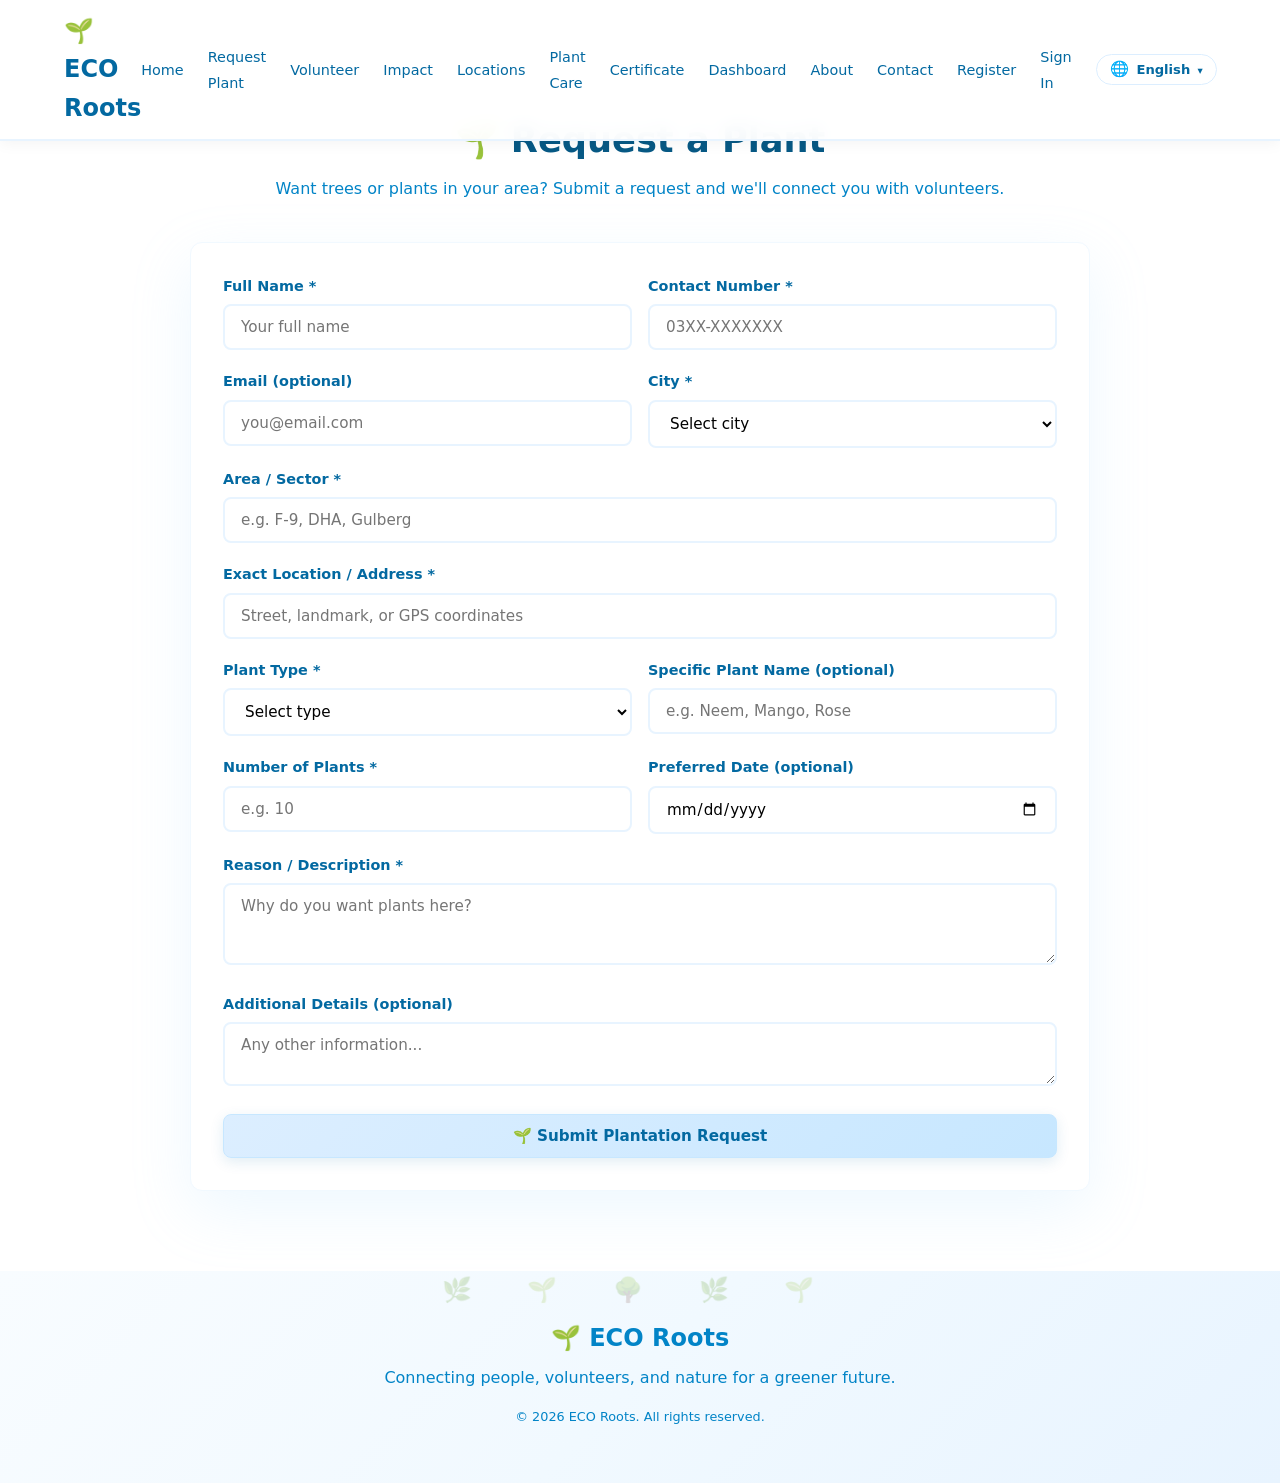
<file: request.html>
<!DOCTYPE html>
<html lang="en">
<head>
    <meta charset="UTF-8">
    <meta name="viewport" content="width=device-width, initial-scale=1.0">
    <title>ECO Roots — Request a Plant</title>
    <link rel="stylesheet" href="style.css">
</head>
<body>
    <nav class="navbar">
        <div class="nav-container">
            <a href="index.html" class="nav-logo">🌱 ECO Roots</a>
            <button class="nav-toggle" id="navToggle">☰</button>
            <ul class="nav-links" id="navLinks">
                <li><a href="index.html">Home</a></li>
                <li><a href="request.html" class="active">Request Plant</a></li>
                <li><a href="volunteer.html">Volunteer</a></li>
                <li><a href="impact.html">Impact</a></li>
                <li><a href="locations.html">Locations</a></li>
                <li><a href="plantcare.html">Plant Care</a></li>
                <li><a href="certificate.html">Certificate</a></li>
                <li><a href="dashboard.html">Dashboard</a></li>
                <li><a href="about.html">About</a></li>
                <li><a href="contact.html">Contact</a></li>
            </ul>
        </div>
    </nav>

    <section class="section page-header">
        <div class="section-container">
            <h2>🌱 Request a Plant</h2>
            <p class="section-subtitle">Want trees or plants in your area? Submit a request and we'll connect you with volunteers.</p>

            <form id="requestForm" class="platform-form">
                <div class="form-row">
                    <div class="form-group"><label>Full Name *</label><input type="text" id="reqName" placeholder="Your full name" required></div>
                    <div class="form-group"><label>Contact Number *</label><input type="tel" id="reqPhone" placeholder="03XX-XXXXXXX" required></div>
                </div>
                <div class="form-row">
                    <div class="form-group"><label>Email (optional)</label><input type="email" id="reqEmail" placeholder="you@email.com"></div>
                    <div class="form-group"><label>City *</label>
                        <select id="reqCity" required><option value="">Select city</option><option>Islamabad</option><option>Rawalpindi</option><option>Lahore</option><option>Karachi</option><option>Peshawar</option><option>Quetta</option><option>Multan</option><option>Faisalabad</option><option>Other</option></select>
                    </div>
                </div>
                <div class="form-group"><label>Area / Sector *</label><input type="text" id="reqArea" placeholder="e.g. F-9, DHA, Gulberg" required></div>
                <div class="form-group"><label>Exact Location / Address *</label><input type="text" id="reqLocation" placeholder="Street, landmark, or GPS coordinates" required></div>
                <div class="form-row">
                    <div class="form-group"><label>Plant Type *</label>
                        <select id="reqPlantType" required><option value="">Select type</option><option value="tree">🌳 Tree</option><option value="fruit">🍎 Fruit Tree</option><option value="flower">🌸 Flower</option><option value="shrub">🌿 Shrub</option><option value="herb">🌱 Herb</option><option value="any">🎲 Any Suitable</option></select>
                    </div>
                    <div class="form-group"><label>Specific Plant Name (optional)</label><input type="text" id="reqPlantName" placeholder="e.g. Neem, Mango, Rose"></div>
                </div>
                <div class="form-row">
                    <div class="form-group"><label>Number of Plants *</label><input type="number" id="reqQuantity" min="1" max="1000" placeholder="e.g. 10" required></div>
                    <div class="form-group"><label>Preferred Date (optional)</label><input type="date" id="reqDate"></div>
                </div>
                <div class="form-group"><label>Reason / Description *</label><textarea id="reqReason" rows="3" placeholder="Why do you want plants here?" required></textarea></div>
                <div class="form-group"><label>Additional Details (optional)</label><textarea id="reqDetails" rows="2" placeholder="Any other information..."></textarea></div>
                <button type="submit" class="btn btn-primary btn-full">🌱 Submit Plantation Request</button>
            </form>

            <div id="requestSuccess" class="confirmation hidden">
                <span class="confirmation-icon">✅</span>
                <h3>Request Submitted Successfully!</h3>
                <p>Your Request ID: <strong id="newReqId"></strong></p>
                <p>Track your request status from the <a href="dashboard.html">Dashboard</a>.</p>
            </div>
        </div>
    </section>

    <footer class="footer">
        <div class="footer-content">
            <p class="footer-logo">🌱 ECO Roots</p>
            <p>Connecting people, volunteers, and nature for a greener future.</p>
            <p class="footer-copy">&copy; 2026 ECO Roots. All rights reserved.</p>
        </div>
    </footer>
    <script src="data.js"></script>
    <script src="request.js"></script>
</body>
</html>
</file>
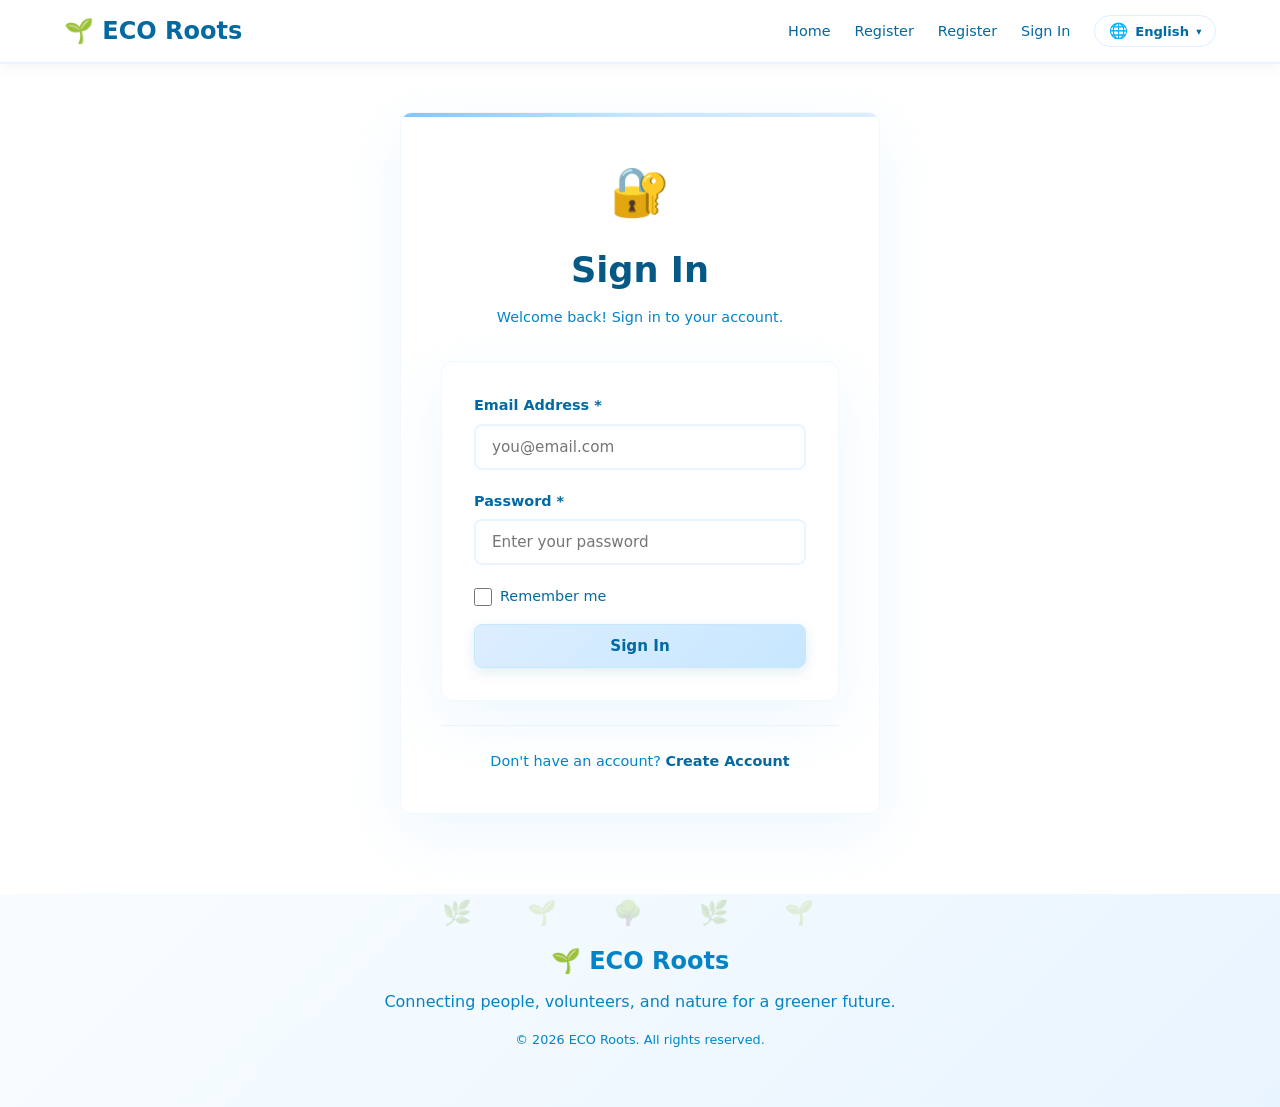
<file: signin.html>
<!DOCTYPE html>
<html lang="en">
<head>
    <meta charset="UTF-8">
    <meta name="viewport" content="width=device-width, initial-scale=1.0">
    <title>ECO Roots — Sign In</title>
    <link rel="stylesheet" href="style.css">
</head>
<body>
    <nav class="navbar">
        <div class="nav-container">
            <a href="index.html" class="nav-logo">🌱 ECO Roots</a>
            <button class="nav-toggle" id="navToggle">☰</button>
            <ul class="nav-links" id="navLinks">
                <li><a href="index.html">Home</a></li>
                <li><a href="register.html">Register</a></li>
            </ul>
        </div>
    </nav>

    <section class="section page-header">
        <div class="section-container">
            <div class="auth-container">
                <div class="auth-card">
                    <div class="auth-header">
                        <span class="auth-icon">🔐</span>
                        <h2>Sign In</h2>
                        <p>Welcome back! Sign in to your account.</p>
                    </div>

                    <form id="signinForm" class="platform-form">
                        <div class="form-group">
                            <label>Email Address *</label>
                            <input type="email" id="signinEmail" placeholder="you@email.com" required>
                        </div>
                        <div class="form-group">
                            <label>Password *</label>
                            <input type="password" id="signinPass" placeholder="Enter your password" required>
                        </div>
                        <label class="checkbox-label">
                            <input type="checkbox" id="rememberMe">
                            Remember me
                        </label>
                        <button type="submit" class="btn btn-primary btn-full">Sign In</button>
                    </form>

                    <div class="auth-footer">
                        <p>Don't have an account? <a href="register.html">Create Account</a></p>
                    </div>
                </div>
            </div>
        </div>
    </section>

    <footer class="footer">
        <div class="footer-content">
            <p class="footer-logo">🌱 ECO Roots</p>
            <p>Connecting people, volunteers, and nature for a greener future.</p>
            <p class="footer-copy">&copy; 2026 ECO Roots. All rights reserved.</p>
        </div>
    </footer>
    <script src="data.js"></script>
    <script src="auth.js"></script>
</body>
</html>
</file>
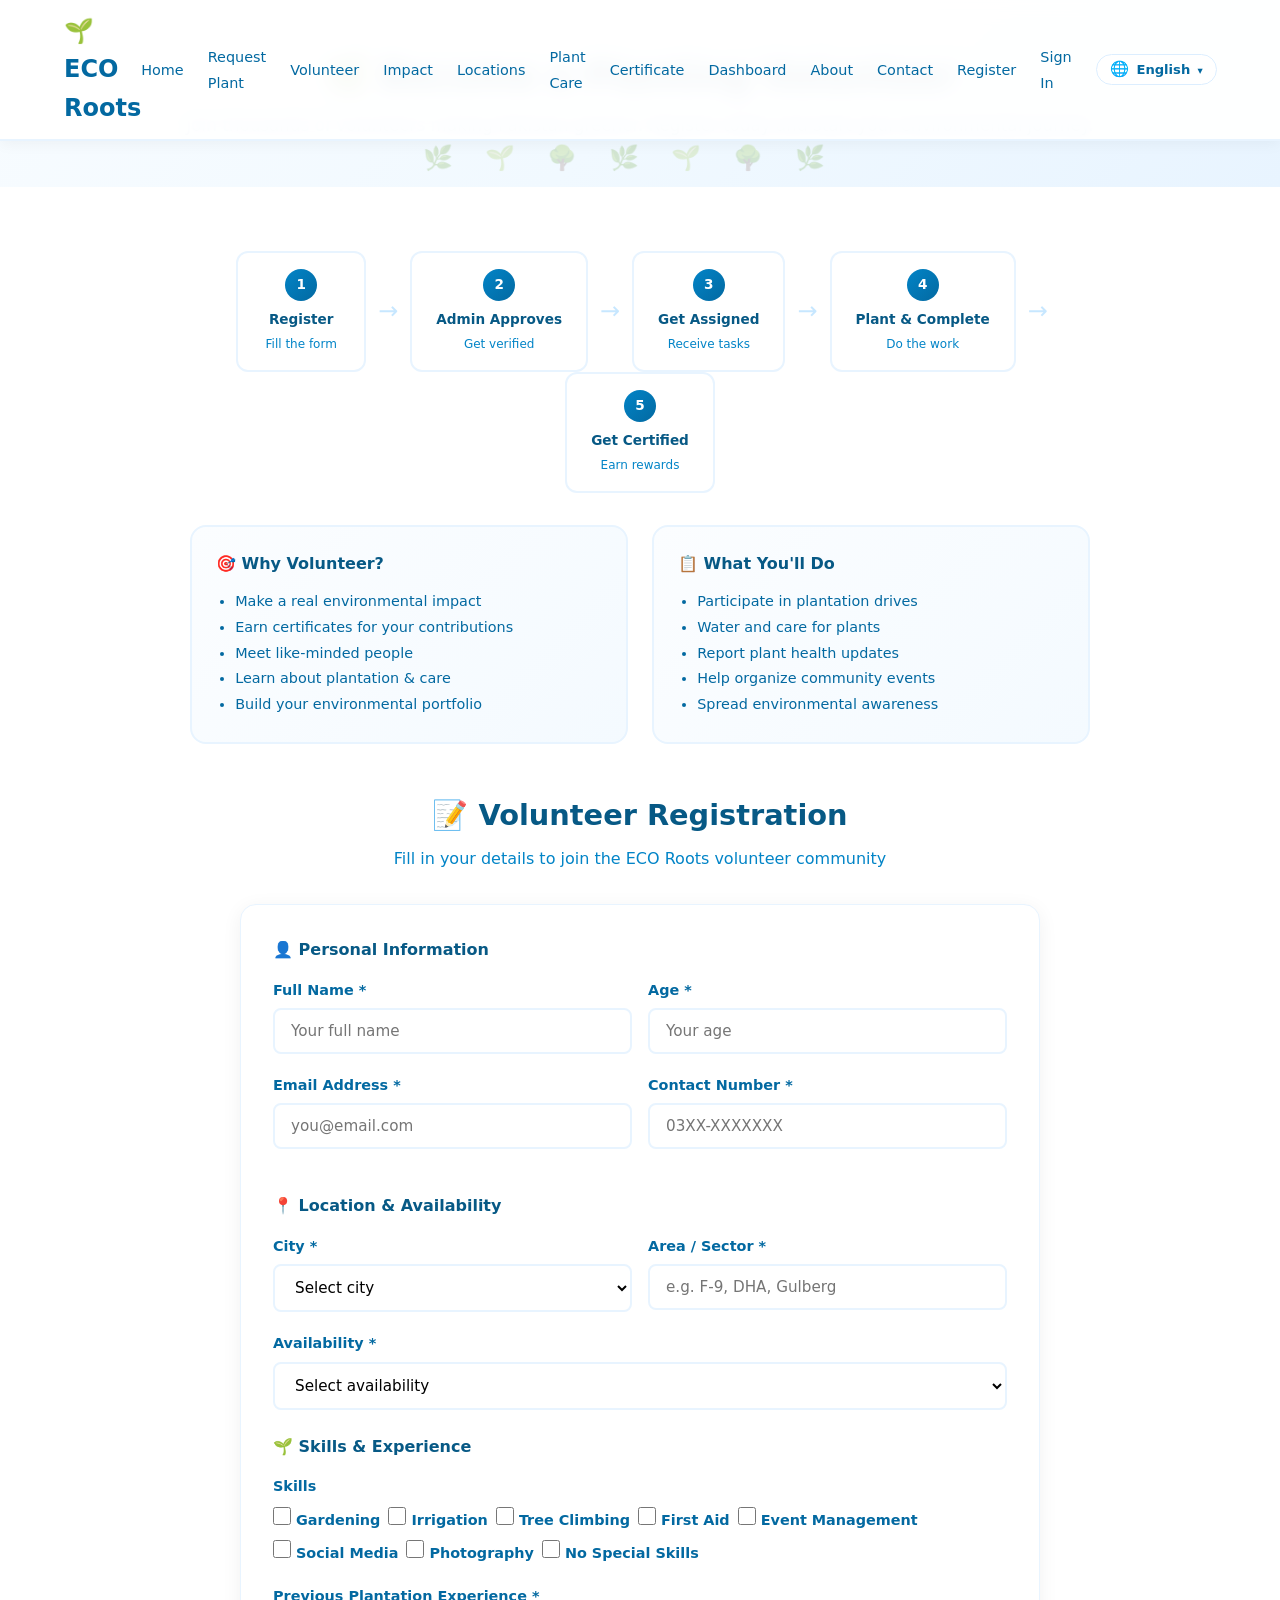
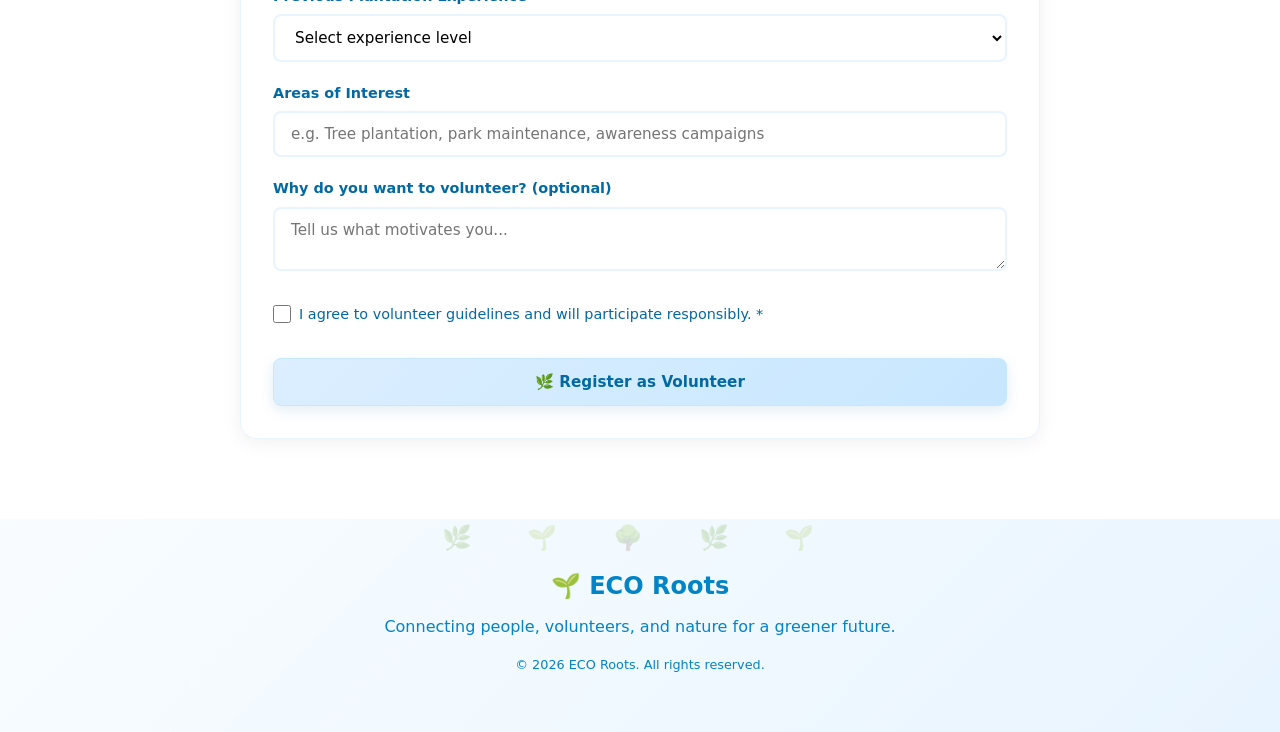
<file: volunteer.html>
<!DOCTYPE html>
<html lang="en">
<head>
    <meta charset="UTF-8">
    <meta name="viewport" content="width=device-width, initial-scale=1.0">
    <title>ECO Roots — Volunteer</title>
    <link rel="stylesheet" href="style.css">
    <style>
        /* Volunteer Registration */
        .reg-hero{background:linear-gradient(135deg,#f8fcff,#f1f9ff,#e8f4ff);color:var(--g900,#0c4a6e);padding:3rem 2rem;text-align:center;position:relative;overflow:hidden}
        .reg-hero::before{content:'🌿🌱🌳🌿🌱🌳🌿';position:absolute;bottom:10px;left:0;right:0;font-size:1.5rem;opacity:.2;letter-spacing:2rem;white-space:nowrap}
        .reg-hero h2{font-size:2.2rem;margin-bottom:.5rem}
        .reg-hero p{opacity:.85;font-size:1.05rem;color:var(--g700,#0369a1)}
        .reg-grid{display:grid;grid-template-columns:1fr 1fr;gap:1.5rem;margin-top:2rem}
        .reg-card{background:linear-gradient(135deg,#fbfdff,#f4faff);border-radius:16px;padding:1.5rem;border:2px solid var(--g200)}
        .reg-card h4{color:var(--g800);margin-bottom:.75rem;display:flex;align-items:center;gap:.5rem}
        .reg-steps{display:flex;gap:0;justify-content:center;flex-wrap:wrap;margin:2rem 0}
        .reg-step{background:#fff;border:2px solid var(--g200);border-radius:12px;padding:1rem 1.5rem;text-align:center;margin:0 .5rem;min-width:130px;transition:all .3s}
        .reg-step:hover{border-color:var(--g500);transform:translateY(-3px)}
        .reg-step-num{width:32px;height:32px;background:linear-gradient(135deg,var(--g600),var(--g700));color:#fff;border-radius:50%;display:flex;align-items:center;justify-content:center;margin:0 auto .5rem;font-weight:700;font-size:.85rem}
        .reg-step h5{color:var(--g800);font-size:.85rem;margin-bottom:.25rem}
        .reg-step p{color:var(--g600);font-size:.75rem}
        .reg-arrow{display:flex;align-items:center;font-size:1.5rem;color:var(--g400);margin:0 .25rem}

        /* Volunteer Dashboard Enhanced */
        .vol-stats-grid{display:grid;grid-template-columns:repeat(auto-fit,minmax(140px,1fr));gap:1rem;margin:1.5rem 0}
        .vol-stat-tile{background:linear-gradient(135deg,#fbfdff,#f4faff);border-radius:12px;padding:1.25rem;text-align:center;border:1px solid var(--g200);transition:all .3s}
        .vol-stat-tile:hover{transform:translateY(-3px);box-shadow:0 6px 20px rgba(2,132,199,.12)}
        .vol-stat-tile .num{display:block;font-size:1.8rem;font-weight:800;color:var(--g700)}
        .vol-stat-tile .label{font-size:.8rem;color:var(--g600);margin-top:.25rem}
        .vol-stat-tile .icon{font-size:1.5rem;margin-bottom:.5rem}

        /* Task Cards Enhanced */
        .task-card-full{background:#fff;border-radius:14px;padding:1.5rem;border:1px solid var(--g200);margin-bottom:1rem;transition:all .3s;box-shadow:0 2px 8px rgba(0,0,0,.04)}
        .task-card-full:hover{box-shadow:0 8px 25px rgba(2,132,199,.1);border-color:var(--g300)}
        .task-card-full .task-header{display:flex;justify-content:space-between;align-items:flex-start;margin-bottom:.75rem;flex-wrap:wrap;gap:.5rem}
        .task-card-full .task-title{font-size:1.1rem;font-weight:700;color:var(--g800)}
        .task-card-full .task-meta{display:grid;grid-template-columns:repeat(auto-fit,minmax(150px,1fr));gap:.5rem;margin:.75rem 0;font-size:.85rem;color:var(--g700)}
        .task-card-full .task-meta span{display:flex;align-items:center;gap:.35rem}
        .task-card-full .task-actions{display:flex;gap:.5rem;flex-wrap:wrap;margin-top:.75rem}
        .task-progress-bar{height:8px;background:var(--g200);border-radius:4px;margin:.5rem 0;overflow:hidden}
        .task-progress-fill{height:100%;background:linear-gradient(90deg,var(--g500),var(--g700));border-radius:4px;transition:width .5s ease}

        /* Tab System */
        .vol-tabs-enhanced{display:flex;gap:.5rem;flex-wrap:wrap;margin:1.5rem 0;border-bottom:2px solid var(--g200);padding-bottom:.5rem}
        .vol-tab-enhanced{padding:.6rem 1.25rem;border-radius:8px 8px 0 0;border:none;background:transparent;color:var(--g600);font-weight:600;cursor:pointer;font-size:.85rem;transition:all .3s;font-family:inherit}
        .vol-tab-enhanced:hover{background:var(--g50);color:var(--g700)}
        .vol-tab-enhanced.active{background:linear-gradient(135deg,var(--g600),var(--g700));color:#fff}

        /* Impact Section */
        .impact-cards{display:grid;grid-template-columns:repeat(auto-fit,minmax(160px,1fr));gap:1rem;margin:1.5rem 0}
        .impact-tile{background:linear-gradient(135deg,#fbfdff,#f4faff);border-radius:14px;padding:1.5rem;text-align:center;border:1px solid var(--g200)}
        .impact-tile .big-num{font-size:2.2rem;font-weight:800;color:var(--g700);display:block}
        .impact-tile .big-label{font-size:.8rem;color:var(--g600);margin-top:.25rem}
        .impact-tile .big-icon{font-size:2rem;margin-bottom:.5rem;display:block}

        /* Volunteer Profile Card */
        .vol-profile-enhanced{background:#fff;border-radius:16px;padding:2rem;border:1px solid var(--g200);box-shadow:0 4px 15px rgba(0,0,0,.04)}
        .vol-profile-header{display:flex;align-items:center;gap:1.25rem;margin-bottom:1.5rem;padding-bottom:1.25rem;border-bottom:1px solid var(--g100)}
        .vol-avatar-large{width:70px;height:70px;background:linear-gradient(135deg,var(--g600),var(--g700));border-radius:50%;display:flex;align-items:center;justify-content:center;font-size:2rem;box-shadow:0 4px 12px rgba(2,132,199,.3)}
        .vol-profile-details{display:grid;grid-template-columns:repeat(auto-fit,minmax(180px,1fr));gap:.75rem;margin-top:1rem}
        .vol-detail-item{padding:.6rem .85rem;background:var(--g50);border-radius:8px;border:1px solid var(--g100)}
        .vol-detail-item .label{font-size:.7rem;color:var(--g600);text-transform:uppercase;letter-spacing:.5px}
        .vol-detail-item .value{font-size:.9rem;color:var(--g800);font-weight:600;margin-top:.15rem}

        /* Certificate Cards */
        .cert-list-grid{display:grid;grid-template-columns:repeat(auto-fit,minmax(280px,1fr));gap:1rem;margin:1rem 0}
        .cert-list-card{background:linear-gradient(135deg,#fbfdff,#f4faff);border-radius:12px;padding:1.25rem;border:1px solid var(--g200);display:flex;justify-content:space-between;align-items:center;gap:1rem;transition:all .3s}
        .cert-list-card:hover{box-shadow:0 6px 20px rgba(2,132,199,.12)}
        .cert-list-info h4{color:var(--g800);font-size:.95rem;margin-bottom:.25rem}
        .cert-list-info p{color:var(--g600);font-size:.8rem}

        /* Empty State */
        .empty-enhanced{text-align:center;padding:3rem 1.5rem;color:var(--g600)}
        .empty-enhanced .empty-icon{font-size:3rem;margin-bottom:1rem;opacity:.5}
        .empty-enhanced h4{color:var(--g700);margin-bottom:.5rem}

        /* Responsive */
        @media(max-width:768px){
            .reg-grid{grid-template-columns:1fr}
            .reg-steps{flex-direction:column;align-items:center}
            .reg-arrow{transform:rotate(90deg);margin:.25rem 0}
            .vol-stats-grid{grid-template-columns:repeat(2,1fr)}
            .vol-profile-header{flex-direction:column;text-align:center}
        }
    </style>
</head>
<body>
    <nav class="navbar">
        <div class="nav-container">
            <a href="index.html" class="nav-logo">🌱 ECO Roots</a>
            <button class="nav-toggle" id="navToggle">☰</button>
            <ul class="nav-links" id="navLinks">
                <li><a href="index.html">Home</a></li>
                <li><a href="request.html">Request Plant</a></li>
                <li><a href="volunteer.html" class="active">Volunteer</a></li>
                <li><a href="impact.html">Impact</a></li>
                <li><a href="locations.html">Locations</a></li>
                <li><a href="plantcare.html">Plant Care</a></li>
                <li><a href="certificate.html">Certificate</a></li>
                <li><a href="dashboard.html">Dashboard</a></li>
                <li><a href="about.html">About</a></li>
                <li><a href="contact.html">Contact</a></li>
            </ul>
        </div>
    </nav>

    <!-- Registration Section -->
    <section id="volunteerRegSection">
        <div class="reg-hero">
            <h2>🌿 Become a Planting Volunteer</h2>
            <p>Join thousands of volunteers making Pakistan greener. Register today and start your environmental journey.</p>
        </div>

        <div class="section" style="padding-top:2rem">
            <div class="section-container">
                <!-- How It Works -->
                <div class="reg-steps">
                    <div class="reg-step"><div class="reg-step-num">1</div><h5>Register</h5><p>Fill the form</p></div>
                    <div class="reg-arrow">→</div>
                    <div class="reg-step"><div class="reg-step-num">2</div><h5>Admin Approves</h5><p>Get verified</p></div>
                    <div class="reg-arrow">→</div>
                    <div class="reg-step"><div class="reg-step-num">3</div><h5>Get Assigned</h5><p>Receive tasks</p></div>
                    <div class="reg-arrow">→</div>
                    <div class="reg-step"><div class="reg-step-num">4</div><h5>Plant & Complete</h5><p>Do the work</p></div>
                    <div class="reg-arrow">→</div>
                    <div class="reg-step"><div class="reg-step-num">5</div><h5>Get Certified</h5><p>Earn rewards</p></div>
                </div>

                <!-- Registration Info Cards -->
                <div class="reg-grid">
                    <div class="reg-card">
                        <h4>🎯 Why Volunteer?</h4>
                        <ul style="color:var(--g700);line-height:1.8;padding-left:1.2rem;font-size:.9rem">
                            <li>Make a real environmental impact</li>
                            <li>Earn certificates for your contributions</li>
                            <li>Meet like-minded people</li>
                            <li>Learn about plantation & care</li>
                            <li>Build your environmental portfolio</li>
                        </ul>
                    </div>
                    <div class="reg-card">
                        <h4>📋 What You'll Do</h4>
                        <ul style="color:var(--g700);line-height:1.8;padding-left:1.2rem;font-size:.9rem">
                            <li>Participate in plantation drives</li>
                            <li>Water and care for plants</li>
                            <li>Report plant health updates</li>
                            <li>Help organize community events</li>
                            <li>Spread environmental awareness</li>
                        </ul>
                    </div>
                </div>

                <!-- Registration Form -->
                <div id="volunteerFormSection" style="margin-top:3rem">
                    <div style="text-align:center;margin-bottom:2rem">
                        <h2 style="color:var(--g800);font-size:1.8rem">📝 Volunteer Registration</h2>
                        <p style="color:var(--g600)">Fill in your details to join the ECO Roots volunteer community</p>
                    </div>
                    <form id="volunteerForm" class="platform-form" style="max-width:800px;margin:0 auto;background:#fff;padding:2rem;border-radius:16px;box-shadow:0 4px 20px rgba(0,0,0,.06);border:1px solid var(--g200)">
                        <div class="dash-section" style="margin-bottom:1.5rem">
                            <h4 style="color:var(--g800);margin-bottom:1rem">👤 Personal Information</h4>
                            <div class="form-row">
                                <div class="form-group"><label>Full Name *</label><input type="text" id="volName" placeholder="Your full name" required></div>
                                <div class="form-group"><label>Age *</label><input type="number" id="volAge" min="14" max="100" placeholder="Your age" required></div>
                            </div>
                            <div class="form-row">
                                <div class="form-group"><label>Email Address *</label><input type="email" id="volEmail" placeholder="you@email.com" required></div>
                                <div class="form-group"><label>Contact Number *</label><input type="tel" id="volPhone" placeholder="03XX-XXXXXXX" required></div>
                            </div>
                        </div>

                        <div class="dash-section" style="margin-bottom:1.5rem">
                            <h4 style="color:var(--g800);margin-bottom:1rem">📍 Location & Availability</h4>
                            <div class="form-row">
                                <div class="form-group"><label>City *</label>
                                    <select id="volCity" required><option value="">Select city</option><option>Islamabad</option><option>Rawalpindi</option><option>Lahore</option><option>Karachi</option><option>Peshawar</option><option>Quetta</option><option>Multan</option><option>Faisalabad</option><option>Other</option></select>
                                </div>
                                <div class="form-group"><label>Area / Sector *</label><input type="text" id="volArea" placeholder="e.g. F-9, DHA, Gulberg" required></div>
                            </div>
                            <div class="form-group"><label>Availability *</label>
                                <select id="volAvailability" required>
                                    <option value="">Select availability</option>
                                    <option value="weekdays">Weekdays (Mon-Fri)</option>
                                    <option value="weekends">Weekends Only (Sat-Sun)</option>
                                    <option value="evenings">Evenings</option>
                                    <option value="flexible">Flexible</option>
                                </select>
                            </div>
                        </div>

                        <div class="dash-section" style="margin-bottom:1.5rem">
                            <h4 style="color:var(--g800);margin-bottom:1rem">🌱 Skills & Experience</h4>
                            <div class="form-group"><label>Skills</label>
                                <div style="display:flex;flex-wrap:wrap;gap:.5rem;margin-top:.5rem">
                                    <label class="checkbox-label" style="margin:0"><input type="checkbox" name="volSkills" value="gardening"> Gardening</label>
                                    <label class="checkbox-label" style="margin:0"><input type="checkbox" name="volSkills" value="irrigation"> Irrigation</label>
                                    <label class="checkbox-label" style="margin:0"><input type="checkbox" name="volSkills" value="tree_climbing"> Tree Climbing</label>
                                    <label class="checkbox-label" style="margin:0"><input type="checkbox" name="volSkills" value="first_aid"> First Aid</label>
                                    <label class="checkbox-label" style="margin:0"><input type="checkbox" name="volSkills" value="event_mgmt"> Event Management</label>
                                    <label class="checkbox-label" style="margin:0"><input type="checkbox" name="volSkills" value="social_media"> Social Media</label>
                                    <label class="checkbox-label" style="margin:0"><input type="checkbox" name="volSkills" value="photography"> Photography</label>
                                    <label class="checkbox-label" style="margin:0"><input type="checkbox" name="volSkills" value="none"> No Special Skills</label>
                                </div>
                            </div>
                            <div class="form-group"><label>Previous Plantation Experience *</label>
                                <select id="volExperience" required>
                                    <option value="">Select experience level</option>
                                    <option value="none">No previous experience</option>
                                    <option value="beginner">Beginner (1-2 activities)</option>
                                    <option value="intermediate">Intermediate (3-10 activities)</option>
                                    <option value="experienced">Experienced (10+ activities)</option>
                                    <option value="expert">Expert / Trainer</option>
                                </select>
                            </div>
                            <div class="form-group"><label>Areas of Interest</label><input type="text" id="volInterests" placeholder="e.g. Tree plantation, park maintenance, awareness campaigns"></div>
                            <div class="form-group"><label>Why do you want to volunteer? (optional)</label><textarea id="volMotivation" rows="2" placeholder="Tell us what motivates you..."></textarea></div>
                        </div>

                        <div id="parentConsentSection" class="consent-section hidden">
                            <div class="consent-box">
                                <h4>👤 Parent / Guardian Consent Required</h4>
                                <p>You are under 18. A parent or guardian must consent to your participation.</p>
                                <div class="form-row">
                                    <div class="form-group"><label>Parent/Guardian Name *</label><input type="text" id="parentName" placeholder="Full name"></div>
                                    <div class="form-group"><label>Parent/Guardian Contact *</label><input type="tel" id="parentPhone" placeholder="03XX-XXXXXXX"></div>
                                </div>
                                <label class="checkbox-label"><input type="checkbox" id="parentConsent"> I confirm I am the parent/guardian and consent to this registration. *</label>
                            </div>
                        </div>

                        <label class="checkbox-label"><input type="checkbox" id="volTerms" required> I agree to volunteer guidelines and will participate responsibly. *</label>
                        <button type="submit" class="btn btn-primary btn-full" style="margin-top:1rem;padding:.9rem">🌿 Register as Volunteer</button>
                    </form>
                </div>

                <div id="regSuccess" class="confirmation hidden" style="max-width:600px;margin:2rem auto">
                    <span class="confirmation-icon">🎉</span>
                    <h3>Registration Submitted Successfully!</h3>
                    <p>Your Volunteer ID: <strong id="newVolId"></strong></p>
                    <p style="margin-top:.5rem">Your application is now pending admin approval. You'll be able to see tasks once approved.</p>
                    <p style="margin-top:.5rem;color:var(--g600);font-size:.85rem">💡 Tip: You can also sign in from the Sign In page to access your dashboard.</p>
                </div>
            </div>
        </div>
    </section>

    <!-- Volunteer Dashboard -->
    <div id="volunteerDashboard" class="hidden">
        <div class="section" style="padding-top:1.5rem">
            <div class="section-container" style="max-width:1100px">
                <div class="vol-dashboard">
                    <div class="vol-topbar">
                        <div class="vol-profile">
                            <span class="vol-avatar" id="volAvatar">🌱</span>
                            <div>
                                <h3 id="volDisplayName">Volunteer</h3>
                                <span class="vol-badge" id="volBadge">New Volunteer</span>
                                <span class="status-badge status-pending" id="volStatusBadge" style="margin-left:.5rem">Pending</span>
                            </div>
                        </div>
                        <div style="display:flex;gap:.5rem;align-items:center">
                            <a href="index.html" class="btn btn-outline btn-sm">🏠 Home</a>
                            <button class="btn btn-outline btn-sm" id="volLogoutBtn">Logout</button>
                        </div>
                    </div>

                    <!-- Stats Overview -->
                    <div class="vol-stats-grid">
                        <div class="vol-stat-tile"><span class="icon">📋</span><span class="num" id="volStatTotal">0</span><span class="label">Total Tasks</span></div>
                        <div class="vol-stat-tile"><span class="icon">✅</span><span class="num" id="volStatCompleted">0</span><span class="label">Completed</span></div>
                        <div class="vol-stat-tile"><span class="icon">⏳</span><span class="num" id="volStatPending">0</span><span class="label">Pending</span></div>
                        <div class="vol-stat-tile"><span class="icon">🌱</span><span class="num" id="volStatPlants">0</span><span class="label">Plants Planted</span></div>
                        <div class="vol-stat-tile"><span class="icon">🏆</span><span class="num" id="volStatCerts">0</span><span class="label">Certificates</span></div>
                        <div class="vol-stat-tile"><span class="icon">📍</span><span class="num" id="volStatAreas">0</span><span class="label">Areas</span></div>
                    </div>

                    <!-- Tabs -->
                    <div class="vol-tabs-enhanced">
                        <button class="vol-tab-enhanced active" data-tab="available">📋 Available Tasks</button>
                        <button class="vol-tab-enhanced" data-tab="mytasks">🌳 My Tasks</button>
                        <button class="vol-tab-enhanced" data-tab="impact">📊 My Impact</button>
                        <button class="vol-tab-enhanced" data-tab="certs">🏆 Certificates</button>
                        <button class="vol-tab-enhanced" data-tab="profile">👤 Profile</button>
                    </div>

                    <!-- Available Tasks -->
                    <div class="vol-tab-content active" id="vtab-available">
                        <div style="margin:1rem 0">
                            <h4 style="color:var(--g800);margin-bottom:1rem">📋 Available Tasks (Open for Volunteers)</h4>
                            <div id="availableTasks"><div class="empty-enhanced"><div class="empty-icon">📋</div><h4>No Available Tasks</h4><p>Check back later for new plantation opportunities!</p></div></div>
                        </div>
                    </div>

                    <!-- My Tasks -->
                    <div class="vol-tab-content" id="vtab-mytasks">
                        <div style="margin:1rem 0">
                            <h4 style="color:var(--g800);margin-bottom:.5rem">🌳 My Tasks</h4>
                            <p style="color:var(--g600);font-size:.85rem;margin-bottom:1rem">Tasks assigned to you or that you've joined. Update progress and submit for verification.</p>
                            <div id="myTasks"><div class="empty-enhanced"><div class="empty-icon">🌳</div><h4>No Tasks Yet</h4><p>Join available tasks or wait for admin assignment.</p></div></div>
                        </div>
                    </div>

                    <!-- My Impact -->
                    <div class="vol-tab-content" id="vtab-impact">
                        <div style="margin:1rem 0">
                            <h4 style="color:var(--g800);margin-bottom:1rem">📊 My Environmental Impact</h4>
                            <div class="impact-cards" id="volImpactCards"></div>
                            <div class="dash-section" style="margin-top:1.5rem">
                                <h4>🏅 Achievement Badges</h4>
                                <div id="volAchievements" class="achievements-grid" style="margin-top:.75rem"></div>
                            </div>
                            <div class="dash-section" style="margin-top:1.5rem">
                                <h4>📈 Contribution History</h4>
                                <div id="volContributionHistory" style="margin-top:.75rem"></div>
                            </div>
                        </div>
                    </div>

                    <!-- Certificates -->
                    <div class="vol-tab-content" id="vtab-certs">
                        <div style="margin:1rem 0">
                            <h4 style="color:var(--g800);margin-bottom:.5rem">🏆 My Certificates</h4>
                            <p style="color:var(--g600);font-size:.85rem;margin-bottom:1rem">Earn certificates by completing verified plantation tasks.</p>
                            <div id="volCertsList"><div class="empty-enhanced"><div class="empty-icon">🏆</div><h4>No Certificates Yet</h4><p>Complete and verify tasks to earn certificates!</p></div></div>
                            <h4 style="color:var(--g800);margin:2rem 0 1rem">🔒 Achievement Levels</h4>
                            <div id="volAchievementLevels" class="achievement-levels"></div>
                        </div>
                    </div>

                    <!-- Profile -->
                    <div class="vol-tab-content" id="vtab-profile">
                        <div style="margin:1rem 0">
                            <div class="vol-profile-enhanced" id="volProfileCard"></div>
                        </div>
                    </div>
                </div>
            </div>
        </div>
    </div>

    <!-- Task Detail Modal -->
    <div id="taskDetailModal" class="modal hidden">
        <div class="modal-content" style="max-width:650px">
            <div class="modal-header">
                <h3>📋 Task Details</h3>
                <button class="modal-close" onclick="closeTaskModal()">✕</button>
            </div>
            <div id="taskDetailBody"></div>
        </div>
    </div>

    <!-- Task Progress Modal -->
    <div id="taskProgressModal" class="modal hidden">
        <div class="modal-content" style="max-width:550px">
            <div class="modal-header">
                <h3>📊 Update Task Progress</h3>
                <button class="modal-close" onclick="closeProgressModal()">✕</button>
            </div>
            <form id="taskProgressForm">
                <input type="hidden" id="progressTaskId">
                <div class="form-group"><label>Current Status *</label>
                    <select id="progressStatus" required>
                        <option value="in_progress">🌱 Started Planting</option>
                        <option value="submitted_for_review">📋 Completed - Submit for Review</option>
                    </select>
                </div>
                <div class="form-row">
                    <div class="form-group"><label>Plants Planted</label><input type="number" id="progressPlants" min="0" placeholder="e.g. 15"></div>
                    <div class="form-group"><label>Hours Spent</label><input type="number" id="progressHours" min="0" placeholder="e.g. 4"></div>
                </div>
                <div class="form-group"><label>Progress Notes</label><textarea id="progressNotes" rows="3" placeholder="Describe what you've done, any issues, photos taken, etc."></textarea></div>
                <div class="form-group"><label>Location Verified (GPS/landmark)</label><input type="text" id="progressLocation" placeholder="Confirm exact location"></div>
                <button type="submit" class="btn btn-primary btn-full">💾 Save Progress</button>
            </form>
        </div>
    </div>

    <footer class="footer">
        <div class="footer-content">
            <p class="footer-logo">🌱 ECO Roots</p>
            <p>Connecting people, volunteers, and nature for a greener future.</p>
            <p class="footer-copy">&copy; 2026 ECO Roots. All rights reserved.</p>
        </div>
    </footer>
    
    <script src="data.js"></script>
    <script src="volunteer.js"></script>

                        </body>
</html>
</file>
<file: style.css>
/* ===== Reset ===== */
*,*::before,*::after{margin:0;padding:0;box-sizing:border-box}
:root{
    --g50:#f8fcff;--g100:#f1f9ff;--g200:#e8f4ff;--g300:#dceeff;--g400:#c7e7ff;
    --g500:#7cc8ff;--g600:#0284c7;--g700:#0369a1;--g800:#075985;--g900:#0c4a6e;
    --earth:#7fb3d5;--earth-light:#b6dcf8;--earth-bg:#f8fcff;
    --leaf:#7fb3d5;--leaf-light:#b6dcf8;
    --pink:#f9a8d4;--pink-light:#fbcfe8;--pink-bg:#fef2f8;
    --purple:#c4b5fd;--purple-light:#ddd6fe;
    --orange:#fdba74;--orange-light:#fed7aa;
    --yellow:#fde047;--yellow-light:#fef3c7;
    --w:#fff;
    --red:#dc2626;--red-bg:#fee2e2;--yellow:#a16207;--yellow-bg:#fef9c3;
    --blue:#7cc8ff;--blue-bg:#f1f9ff;
    --shadow:0 4px 6px -1px rgba(159,214,255,.15),0 2px 4px -2px rgba(159,214,255,.12);
    --shadow-lg:0 10px 15px -3px rgba(159,214,255,.18),0 4px 6px -4px rgba(159,214,255,.12);
    --shadow-xl:0 20px 60px rgba(159,214,255,.18);
    --r:12px;--rs:8px;--tr:.3s ease;
}
html{scroll-behavior:smooth}
body{font-family:'Segoe UI',system-ui,-apple-system,sans-serif;line-height:1.6;color:var(--g800);background:var(--w)}
.hidden{display:none!important}

/* ===== Nature Decorations ===== */
.flower-deco{position:absolute;pointer-events:none;z-index:1}
.leaf-deco{position:absolute;pointer-events:none;z-index:1;opacity:.15}
@keyframes sway{0%,100%{transform:rotate(-5deg)}50%{transform:rotate(5deg)}}
@keyframes float-up{0%,100%{transform:translateY(0)}50%{transform:translateY(-10px)}}
@keyframes bloom{0%,100%{transform:scale(1)}50%{transform:scale(1.1)}}
.sway{animation:sway 4s ease-in-out infinite}
.float-anim{animation:float-up 3s ease-in-out infinite}
.bloom{animation:bloom 2s ease-in-out infinite}

/* ===== Nav ===== */
.navbar{position:fixed;top:0;left:0;right:0;z-index:1000;background:rgba(255,255,255,.95);backdrop-filter:blur(10px);border-bottom:2px solid var(--g200);padding:.75rem 0;box-shadow:0 2px 15px rgba(0,0,0,.05)}
.nav-container{max-width:1200px;margin:0 auto;padding:0 1.5rem;display:flex;align-items:center;justify-content:space-between}
.nav-logo{font-size:1.5rem;font-weight:700;color:var(--g700);text-decoration:none}
.nav-links{display:flex;list-style:none;gap:1.5rem;align-items:center}
.nav-links a{text-decoration:none;color:var(--g700);font-weight:500;font-size:.9rem;transition:color var(--tr)}
.nav-links a:hover{color:var(--g600)}
.nav-admin-link{background:var(--g100);padding:.35rem .85rem;border-radius:20px;font-weight:600!important}
.nav-toggle{display:none;background:none;border:none;font-size:1.5rem;cursor:pointer;color:var(--g700)}
/* ===== Language selector ===== */
.nav-lang{position:relative;list-style:none}
.nav-lang-btn{display:flex;align-items:center;gap:.45rem;background:var(--w);border:1px solid var(--g300);color:var(--g700);font-family:inherit;font-weight:600;font-size:.82rem;padding:.45rem .85rem;border-radius:999px;cursor:pointer;transition:all var(--tr);white-space:nowrap}
.nav-lang-btn:hover,.nav-lang.open .nav-lang-btn{background:var(--g100);border-color:var(--g500);color:var(--g800)}
.nav-lang-btn .lang-globe{font-size:.95rem;line-height:1}
.nav-lang-btn .lang-caret{font-size:.65rem;transition:transform .25s}
.nav-lang.open .nav-lang-btn .lang-caret{transform:rotate(180deg)}
.nav-lang-menu{position:absolute;right:0;top:calc(100% + .6rem);min-width:215px;background:var(--w);border:1px solid var(--g200);border-radius:16px;box-shadow:0 14px 40px rgba(3,105,161,.15);padding:.45rem;list-style:none;display:none;z-index:1200;margin:0}
.nav-lang.open .nav-lang-menu{display:block}
.nav-lang-menu li button{display:flex;align-items:center;justify-content:space-between;gap:.75rem;width:100%;background:none;border:none;font-family:inherit;font-size:.88rem;color:var(--g700);padding:.6rem .7rem;border-radius:10px;cursor:pointer;transition:background var(--tr);text-align:left}
.nav-lang-menu li button:hover:not(:disabled){background:var(--g50);color:var(--g800)}
.nav-lang-menu li.active button{background:var(--g100);color:var(--g800);font-weight:700}
.nav-lang-menu li button:disabled{opacity:.55;cursor:not-allowed}
.nav-lang-menu .lang-soon{font-size:.6rem;color:var(--g700);background:var(--g200);padding:.15rem .45rem;border-radius:6px;font-weight:700;letter-spacing:.04em;text-transform:uppercase}
.nav-lang-menu .lang-check{color:var(--g600);font-weight:700}
.nav-lang-menu .lang-note{font-size:.68rem;color:var(--g600);padding:.55rem .7rem .35rem;border-top:1px solid var(--g200);margin-top:.35rem;line-height:1.5;cursor:default}

/* ===== Buttons ===== */
.btn{display:inline-block;padding:.75rem 1.75rem;border-radius:var(--rs);font-size:.95rem;font-weight:600;text-decoration:none;cursor:pointer;border:none;transition:all var(--tr);font-family:inherit}
.btn-primary{background:linear-gradient(135deg,#dceeff,#c7e7ff);color:var(--g700);border:1px solid var(--g400);box-shadow:0 4px 14px rgba(3,105,161,.12)}
.btn-primary:hover{background:linear-gradient(135deg,#c7e7ff,#9fd6ff);color:var(--g800);transform:translateY(-2px);box-shadow:0 6px 20px rgba(3,105,161,.2)}
.btn-secondary{background:var(--w);color:var(--g700);border:2px solid var(--g300)}
.btn-secondary:hover{background:var(--g50);border-color:var(--g500)}
.btn-outline{background:transparent;color:var(--g600);border:2px solid var(--g200)}
.btn-outline:hover{background:var(--g50);border-color:var(--g400);color:var(--g700)}
.btn-danger{background:linear-gradient(135deg,#f87171,#ef4444);color:var(--w)}
.btn-danger:hover{background:linear-gradient(135deg,#ef4444,#dc2626);transform:translateY(-2px)}
.btn-sm{padding:.4rem .85rem;font-size:.8rem}
.btn-full{width:100%;text-align:center}

/* ===== Hero ===== */
.hero{min-height:100vh;display:flex;align-items:center;justify-content:center;text-align:center;padding:6rem 1.5rem 4rem;background:linear-gradient(160deg,#f8fcff 0%,#f1f9ff 30%,#e8f4ff 50%,#dceeff 70%,#c7e7ff 100%);position:relative;overflow:hidden}
.hero::before{content:'';position:absolute;top:-50%;left:-50%;width:200%;height:200%;background:radial-gradient(circle,rgba(255,255,255,.3) 0%,transparent 60%);animation:pulse 8s ease-in-out infinite}
.hero::after{content:'🌸 🌺 🌼 🌷 🌹 🌻 🌸 🌺 🌼 🌷 🌹 🌻';position:absolute;bottom:0;left:0;right:0;font-size:2rem;letter-spacing:1rem;opacity:.2;pointer-events:none;text-align:center;white-space:nowrap}
@keyframes pulse{0%,100%{transform:scale(1)}50%{transform:scale(1.1)}}
.hero-content{position:relative;z-index:2;max-width:800px}
.hero h1{font-size:3.5rem;font-weight:800;color:var(--g900);margin-bottom:1rem;text-shadow:0 2px 10px rgba(255,255,255,.5)}
.tagline{font-size:1.25rem;color:var(--g700);margin-bottom:1rem;font-weight:500}
.mission{font-size:1.05rem;color:var(--g600);max-width:600px;margin:0 auto 2rem}
.hero-buttons{display:flex;gap:1rem;justify-content:center;flex-wrap:wrap;margin-bottom:3rem}
.hero-stats{display:flex;gap:2rem;justify-content:center;flex-wrap:wrap}
.hero-stat{text-align:center}
.hero-stat span{display:block;font-size:2rem;font-weight:800;color:var(--g800)}
.hero-stat small{color:var(--g600);font-size:.85rem}

/* ===== Sections ===== */
.section{padding:5rem 1.5rem;position:relative}
.section-alt{background:linear-gradient(180deg,var(--g50) 0%,#f4faff 50%,var(--g50) 100%)}
.section-container{max-width:900px;margin:0 auto}
.section h2{font-size:2.2rem;color:var(--g800);text-align:center;margin-bottom:.5rem}
.section-subtitle{text-align:center;color:var(--g600);margin-bottom:2.5rem}

/* ===== Forms ===== */
.platform-form{background:var(--w);border-radius:var(--r);padding:2rem;box-shadow:var(--shadow-xl);border:1px solid var(--g100)}
.form-group{margin-bottom:1.25rem}
.form-group label{display:block;font-weight:600;color:var(--g700);margin-bottom:.4rem;font-size:.9rem}
.form-group input,.form-group select,.form-group textarea{width:100%;padding:.75rem 1rem;border:2px solid var(--g200);border-radius:var(--rs);font-size:.95rem;transition:all var(--tr);background:var(--w);font-family:inherit}
.form-group input:focus,.form-group select:focus,.form-group textarea:focus{outline:none;border-color:var(--g400);box-shadow:0 0 0 3px rgba(56,189,248,.15)}
.form-group textarea{resize:vertical}
.form-row{display:grid;grid-template-columns:1fr 1fr;gap:1rem}
.checkbox-label{display:flex;align-items:center;gap:.5rem;font-size:.9rem;color:var(--g700);cursor:pointer;margin-bottom:1rem}
.checkbox-label input[type="checkbox"]{width:18px;height:18px;accent-color:var(--g500)}

/* ===== Confirmation ===== */
.confirmation{text-align:center;padding:2rem;margin-top:1.5rem;background:var(--g50);border:2px solid var(--g300);border-radius:var(--r);color:var(--g700)}
.confirmation-icon{font-size:3rem;display:block;margin-bottom:.5rem}
.confirmation h3{margin-bottom:.5rem}

/* ===== Consent Section ===== */
.consent-section{margin-bottom:1rem}
.consent-box{background:#fffbeb;border:2px solid #fde68a;border-radius:var(--rs);padding:1.5rem}
.consent-box h4{color:#92400e;margin-bottom:.5rem}
.consent-box p{color:#a16207;font-size:.9rem;margin-bottom:1rem}

/* ===== Page Header ===== */
.page-header{padding-top:7rem}

/* ===== How It Works ===== */
.how-grid{display:grid;grid-template-columns:repeat(3,1fr);gap:2rem;max-width:900px;margin:0 auto}
.how-card{background:linear-gradient(135deg,#fbfdff,#f4faff);border-radius:var(--r);padding:2rem;text-align:center;border:2px solid var(--g200);transition:transform var(--tr),box-shadow var(--tr)}
.how-card:hover{transform:translateY(-4px);box-shadow:var(--shadow-lg);border-color:var(--g400)}
.how-icon{font-size:3rem;display:block;margin-bottom:1rem}
.how-card h3{color:var(--g800);margin-bottom:.5rem}
.how-card p{color:var(--g600);font-size:.9rem}

/* ===== Impact ===== */
.impact-grid{display:grid;grid-template-columns:repeat(auto-fit,minmax(160px,1fr));gap:1.5rem;max-width:1000px;margin:0 auto}
.impact-card{background:linear-gradient(135deg,#fbfdff,#f4faff);border-radius:var(--r);padding:1.75rem 1rem;text-align:center;border:2px solid var(--g200);transition:transform var(--tr),box-shadow var(--tr)}
.impact-card:hover{transform:translateY(-4px);box-shadow:var(--shadow-lg);border-color:var(--g400)}
.impact-number{display:block;font-size:2.5rem;font-weight:800;color:var(--g700);line-height:1;margin-bottom:.5rem}
.impact-label{font-size:.85rem;color:var(--g600);font-weight:500}

/* ===== Volunteer Dashboard ===== */
.vol-dashboard{background:var(--w);border-radius:var(--r);box-shadow:var(--shadow-xl);border:1px solid var(--g100);overflow:hidden}
.vol-topbar{display:flex;justify-content:space-between;align-items:center;padding:1.25rem 2rem;background:linear-gradient(135deg,#f8fcff,#f1f9ff,#e8f4ff);color:var(--g900)}
.vol-profile{display:flex;align-items:center;gap:1rem}
.vol-avatar{font-size:2rem;background:rgba(255,255,255,.7);width:50px;height:50px;display:flex;align-items:center;justify-content:center;border-radius:50%}
.vol-badge{font-size:.75rem;background:var(--g600);padding:.2rem .6rem;border-radius:10px;color:var(--w)}
.vol-stats{display:grid;grid-template-columns:repeat(4,1fr);gap:1rem;padding:1.5rem 2rem;background:var(--g50);border-bottom:1px solid var(--g200)}
.vol-stat-card{text-align:center;background:var(--w);padding:1rem;border-radius:var(--rs);border:1px solid var(--g200)}
.vol-stat-num{display:block;font-size:1.75rem;font-weight:800;color:var(--g700)}
.vol-stat-label{font-size:.75rem;color:var(--g600)}
.vol-tabs{display:flex;border-bottom:2px solid var(--g200);padding:0 2rem}
.vol-tab{padding:.875rem 1.25rem;background:none;border:none;font-size:.9rem;font-weight:500;color:var(--g600);cursor:pointer;border-bottom:2px solid transparent;margin-bottom:-2px;transition:all var(--tr)}
.vol-tab:hover{color:var(--g600)}
.vol-tab.active{color:var(--g700);border-bottom-color:var(--g600);font-weight:600}
.vol-tab-content{display:none;padding:2rem}
.vol-tab-content.active{display:block}
.vol-profile-card{background:var(--g50);border-radius:var(--rs);padding:1.5rem;border:1px solid var(--g200)}
.vol-profile-card h3{color:var(--g800);margin-bottom:1rem}
.vol-profile-card h4{color:var(--g800);margin:1.5rem 0 .75rem}
.profile-info p{padding:.5rem 0;border-bottom:1px solid var(--g200);font-size:.9rem}
.profile-info strong{color:var(--g700)}
.achievements-grid{display:grid;grid-template-columns:repeat(auto-fill,minmax(140px,1fr));gap:.75rem}
.achievement{background:var(--w);border:1px solid var(--g200);border-radius:var(--rs);padding:1rem;text-align:center}
.achievement-icon{font-size:2rem;display:block;margin-bottom:.25rem}
.achievement-name{font-size:.8rem;font-weight:600;color:var(--g700)}

/* ===== Task List ===== */
.task-list{display:flex;flex-direction:column;gap:1rem}
.task-card{background:var(--g50);border-radius:var(--rs);padding:1.25rem;border:1px solid var(--g200);display:flex;justify-content:space-between;align-items:center;transition:all var(--tr)}
.task-card:hover{border-color:var(--g400);box-shadow:var(--shadow)}
.task-info h4{color:var(--g800);margin-bottom:.25rem}
.task-info p{font-size:.85rem;color:var(--g600)}
.task-actions{display:flex;gap:.5rem;align-items:center}
.task-status{font-size:.75rem;padding:.25rem .6rem;border-radius:10px;font-weight:600}
.task-status.open{background:var(--g100);color:var(--g700)}
.task-status.joined{background:var(--blue-bg);color:var(--blue)}
.task-status.completed{background:#d1fae5;color:#047857}
.task-status.assigned{background:var(--blue-bg);color:var(--blue)}
.task-status.active{background:#fef3c7;color:#92400e}
.task-status.pending{background:var(--blue-bg);color:#0369a1}

/* ===== Admin ===== */
.admin-login{display:flex;justify-content:center;padding:2rem 0}
.admin-login-box{background:var(--w);border-radius:16px;padding:2.5rem;text-align:center;box-shadow:var(--shadow-xl);border:1px solid var(--g100);max-width:400px;width:100%;position:relative;overflow:hidden}
.admin-login-box::before{content:'';position:absolute;top:0;left:0;right:0;height:4px;background:linear-gradient(90deg,var(--g500),var(--g400),var(--g300))}
.admin-login-icon{font-size:3rem;display:block;margin-bottom:1rem}
.admin-login-box h3{color:var(--g800);margin-bottom:1.5rem}
.admin-login-form .form-group{text-align:left;margin-bottom:1rem}
.admin-demo{margin-top:1rem;font-size:.8rem;color:var(--g600)}
.admin-dashboard{background:var(--w);border-radius:16px;box-shadow:var(--shadow-xl);border:1px solid var(--g100);overflow:hidden}
.admin-topbar{display:flex;justify-content:space-between;align-items:center;padding:1.25rem 2rem;background:linear-gradient(135deg,#f8fcff,#f1f9ff,#e8f4ff);color:var(--g900)}
.admin-topbar-left{display:flex;align-items:center;gap:1rem}
.admin-avatar{font-size:2rem;background:rgba(255,255,255,.7);width:45px;height:45px;display:flex;align-items:center;justify-content:center;border-radius:50%}
.admin-topbar-left strong{display:block}
.admin-topbar-left small{opacity:.8}
.admin-topbar-right{display:flex;align-items:center;gap:1rem;font-size:.85rem}
.admin-stats{display:grid;grid-template-columns:repeat(5,1fr);gap:1rem;padding:1.5rem 2rem;background:var(--g50);border-bottom:1px solid var(--g200)}
.admin-stat-card{background:var(--w);border-radius:var(--rs);padding:1rem;display:flex;align-items:center;gap:.75rem;border:1px solid var(--g200)}
.stat-icon{font-size:1.5rem;width:40px;height:40px;display:flex;align-items:center;justify-content:center;border-radius:10px;background:var(--g100)}
.admin-stat-num{display:block;font-size:1.5rem;font-weight:800;color:var(--g700);line-height:1}
.admin-stat-label{font-size:.75rem;color:var(--g600)}
.admin-tabs{display:flex;border-bottom:2px solid var(--g200);padding:0 2rem;overflow-x:auto}
.admin-tab{padding:.875rem 1.25rem;background:none;border:none;font-size:.9rem;font-weight:500;color:var(--g600);cursor:pointer;border-bottom:2px solid transparent;margin-bottom:-2px;transition:all var(--tr);white-space:nowrap}
.admin-tab:hover{color:var(--g600)}
.admin-tab.active{color:var(--g700);border-bottom-color:var(--g600);font-weight:600}
.admin-tab-content{display:none;padding:2rem}
.admin-tab-content.active{display:block}
.admin-controls{display:flex;flex-wrap:wrap;gap:1rem;margin-bottom:1.5rem;align-items:center}
.admin-search-input{flex:1;min-width:200px;padding:.75rem 1rem;border:2px solid var(--g200);border-radius:var(--rs);font-size:.95rem}
.admin-search-input:focus{outline:none;border-color:var(--g500)}
.admin-controls select{padding:.75rem 1rem;border:2px solid var(--g200);border-radius:var(--rs);font-size:.9rem;background:var(--w)}

/* ===== Tables ===== */
.table-wrapper{overflow-x:auto;border:1px solid var(--g200);border-radius:var(--rs);margin-bottom:1rem}
.data-table{width:100%;border-collapse:collapse;font-size:.875rem}
.data-table th{background:var(--g700);color:var(--w);padding:.75rem 1rem;text-align:left;font-weight:600;white-space:nowrap}
.data-table td{padding:.65rem 1rem;border-bottom:1px solid var(--g100);vertical-align:middle}
.data-table tbody tr:hover{background:var(--g50)}
.data-table tbody tr.selected{background:var(--blue-bg)}
.empty-cell{text-align:center;color:var(--g600);padding:1.5rem!important}
.data-table input[type="checkbox"]{width:16px;height:16px;accent-color:var(--g600);cursor:pointer}
.admin-actions{display:flex;justify-content:space-between;align-items:center;padding:1rem;background:var(--g50);border-radius:var(--rs);border:1px solid var(--g200)}
.status-badge{display:inline-block;padding:.2rem .6rem;border-radius:10px;font-size:.7rem;font-weight:600;white-space:nowrap}
.status-submitted{background:var(--yellow-bg);color:var(--yellow)}
.status-under_review{background:#e0e7ff;color:#4338ca}
.status-location_verified{background:var(--blue-bg);color:var(--blue)}
.status-organizer_assigned{background:#ede9fe;color:#7c3aed}
.status-plantation_scheduled{background:#fce7f3;color:#be185d}
.status-completed{background:var(--g100);color:var(--g700)}
.status-rejected{background:var(--red-bg);color:var(--red)}
.status-pending{background:var(--yellow-bg);color:var(--yellow)}
.status-approved{background:var(--g100);color:var(--g700)}
.status-active{background:var(--blue-bg);color:var(--blue)}
.status-healthy{background:var(--g100);color:var(--g700)}
.status-needs_care{background:#fef3c7;color:#92400e}
.status-critical{background:var(--red-bg);color:var(--red)}
.action-btns{display:flex;gap:.25rem}
.action-btn{padding:.3rem .5rem;border:none;border-radius:5px;cursor:pointer;font-size:.75rem;font-weight:600;transition:all var(--tr)}
.action-btn.approve{background:var(--g100);color:var(--g700)}
.action-btn.approve:hover{background:var(--g200)}
.action-btn.reject{background:var(--red-bg);color:var(--red)}
.action-btn.reject:hover{background:#fecaca}
.action-btn.view{background:var(--blue-bg);color:var(--blue)}
.action-btn.view:hover{background:#bfdbfe}
.action-btn.delete{background:var(--g100);color:var(--g600)}
.action-btn.delete:hover{background:var(--g200)}

/* ===== Settings ===== */
.settings-panel{max-width:600px}
.settings-panel h3{color:var(--g800);margin-bottom:1.5rem}
.settings-row{display:flex;flex-wrap:wrap;gap:1.5rem;margin:1rem 0}
.settings-row label{display:flex;align-items:center;gap:.5rem;font-size:.9rem;color:var(--g700);cursor:pointer}
.settings-actions{display:flex;gap:.75rem;margin-top:1.5rem;flex-wrap:wrap}

/* ===== Modal ===== */
.modal{position:fixed;top:0;left:0;right:0;bottom:0;background:rgba(0,0,0,.5);z-index:2000;display:flex;align-items:center;justify-content:center;padding:1rem}
.modal-content{background:var(--w);border-radius:var(--r);padding:2rem;max-width:500px;width:100%;max-height:90vh;overflow-y:auto;box-shadow:var(--shadow-xl)}
.modal-header{display:flex;justify-content:space-between;align-items:center;margin-bottom:1.5rem}
.modal-header h3{color:var(--g800)}
.modal-close{background:none;border:none;font-size:1.5rem;cursor:pointer;color:var(--g600);padding:.25rem}
.modal-close:hover{color:var(--red)}

/* ===== Footer ===== */
.footer{background:linear-gradient(135deg,#f8fcff,#f1f9ff,#e8f4ff);color:var(--g700);padding:3rem 1.5rem;text-align:center;position:relative}
.footer::before{content:'🌿 🌱 🌳 🌿 🌱';position:absolute;top:0;left:0;right:0;font-size:1.5rem;letter-spacing:1.5rem;opacity:.2;pointer-events:none;text-align:center}
.footer-logo{font-size:1.5rem;font-weight:700;color:var(--g800);margin-bottom:.5rem}
.footer p{margin-bottom:.5rem;color:var(--g600)}
.footer-copy{font-size:.8rem;color:var(--g500);margin-top:1rem}

/* ===== Responsive ===== */
@media(max-width:768px){
    .nav-toggle{display:block}
    .nav-links{display:none;position:absolute;top:100%;left:0;right:0;background:var(--w);flex-direction:column;padding:1rem 1.5rem 2rem;gap:1rem;border-bottom:1px solid var(--g100);box-shadow:var(--shadow)}
    .nav-links.active{display:flex}
.nav-lang{width:100%}
.nav-lang-btn{width:100%;justify-content:space-between;font-size:.95rem;padding:.7rem .9rem}
.nav-lang-menu{position:static;display:none;box-shadow:none;border:none;border-top:1px solid var(--g200);border-radius:0;min-width:0;margin-top:.6rem;padding:.5rem 0 0;background:transparent}
.nav-lang.open .nav-lang-menu{display:block}
.nav-lang-menu li button{font-size:.92rem;padding:.65rem .7rem}
    .hero h1{font-size:2.5rem}
    .form-row{grid-template-columns:1fr}
    .how-grid{grid-template-columns:1fr}
    .hero-stats{gap:1rem}
    .vol-stats{grid-template-columns:repeat(2,1fr);padding:1rem}
    .admin-stats{grid-template-columns:repeat(2,1fr);padding:1rem}
    .admin-topbar{flex-direction:column;gap:1rem;text-align:center;padding:1rem}
    .admin-topbar-left{flex-direction:column}
    .admin-tabs{padding:0 1rem;overflow-x:auto}
    .admin-tab-content{padding:1.5rem 1rem}
    .admin-controls{flex-direction:column}
    .admin-actions{flex-direction:column;gap:1rem;text-align:center}
}
@media(max-width:480px){
    .hero h1{font-size:2rem}
    .impact-grid{grid-template-columns:repeat(2,1fr)}
    .vol-stats{grid-template-columns:1fr 1fr}
    .admin-stats{grid-template-columns:1fr}
}

/* ===== Featured Areas (Home) ===== */
.areas-grid{display:grid;grid-template-columns:repeat(auto-fit,minmax(200px,1fr));gap:1.5rem;margin-top:2rem}
.area-card{background:var(--w);border-radius:var(--r);padding:1.5rem;text-align:center;border:1px solid var(--g200);transition:transform var(--tr),box-shadow var(--tr)}
.area-card:hover{transform:translateY(-4px);box-shadow:var(--shadow-lg)}
.area-card h4{color:var(--g800);margin-bottom:.25rem}
.area-card p{color:var(--g600);font-size:.85rem}
.area-plants{font-size:1.5rem;font-weight:800;color:var(--g700);margin:.75rem 0}

/* ===== Features Grid (How It Works) ===== */
.features-grid{display:grid;grid-template-columns:repeat(auto-fit,minmax(220px,1fr));gap:1.5rem;margin-top:1.5rem}
.feature-card{background:var(--w);border-radius:var(--r);padding:1.75rem;text-align:center;border:1px solid var(--g200);transition:transform var(--tr),box-shadow var(--tr)}
.feature-card:hover{transform:translateY(-4px);box-shadow:var(--shadow-lg)}
.feature-icon{font-size:2.5rem;display:block;margin-bottom:.75rem}
.feature-card h4{color:var(--g800);margin-bottom:.5rem;font-size:1rem}
.feature-card p{color:var(--g600);font-size:.85rem}

/* ===== About Page ===== */
.about-content{display:grid;grid-template-columns:repeat(auto-fit,minmax(280px,1fr));gap:2rem;margin-top:2rem}
.about-card{background:var(--w);border-radius:var(--r);padding:2rem;text-align:center;border:1px solid var(--g200);box-shadow:var(--shadow)}
.about-card h3{color:var(--g800);margin:.75rem 0 .5rem;font-size:1.15rem}
.about-card p{color:var(--g600);font-size:.95rem}
.about-icon{font-size:3rem}
.about-story{background:var(--w);border-radius:var(--r);padding:2rem;border:1px solid var(--g200);line-height:1.8}
.about-story p{margin-bottom:1rem;color:var(--g700)}
.about-story p:last-child{margin-bottom:0;font-weight:600;color:var(--g800)}

/* ===== Contact Page ===== */
.contact-grid{display:grid;grid-template-columns:1fr 1fr;gap:2.5rem;align-items:start}
.contact-form-box{background:var(--w);border-radius:var(--r);padding:2rem;box-shadow:var(--shadow-xl);border:1px solid var(--g100)}
.contact-form-box h3{color:var(--g800);margin-bottom:1.5rem}
.contact-faq{background:var(--w);border-radius:var(--r);padding:2rem;box-shadow:var(--shadow);border:1px solid var(--g200)}
.contact-faq h3{color:var(--g800);margin-bottom:1.5rem}
.faq-list{display:flex;flex-direction:column;gap:1rem}
.faq-item{background:var(--g50);border-radius:var(--rs);padding:1.25rem;border:1px solid var(--g200)}
.faq-item h4{color:var(--g800);margin-bottom:.5rem;font-size:.95rem}
.faq-item p{color:var(--g600);font-size:.85rem;margin:0}
.faq-item a{color:var(--g700);font-weight:600;text-decoration:underline}

/* ===== Plant Care Flow ===== */
.care-flow{display:flex;justify-content:center;gap:0;margin:2rem 0;flex-wrap:wrap}
.care-step{background:var(--w);border:2px solid var(--g200);border-radius:var(--rs);padding:1rem 1.5rem;text-align:center;position:relative;min-width:120px}
.care-step::after{content:'';position:absolute;top:50%;right:-20px;width:20px;height:2px;background:var(--g300);transform:translateY(-50%)}
.care-step:last-child::after{display:none}
.care-step-icon{font-size:2rem;display:block;margin-bottom:.25rem}
.care-step-label{font-size:.8rem;color:var(--g600);font-weight:600}

/* ===== Care Records ===== */
.care-records-list{display:flex;flex-direction:column;gap:1rem}
.care-record-card{background:var(--g50);border-radius:var(--rs);padding:1.25rem;border:1px solid var(--g200);transition:border-color var(--tr)}
.care-record-card:hover{border-color:var(--g400)}
.care-record-header{display:flex;justify-content:space-between;align-items:center;margin-bottom:.5rem}
.care-record-header h4{color:var(--g800);font-size:1rem}
.care-record-card p{font-size:.85rem;color:var(--g600);margin:.15rem 0}
.care-notes{font-style:italic;color:var(--g600)!important;font-size:.85rem!important}
.care-next{color:var(--g700)!important;font-weight:600!important;font-size:.85rem!important}

/* ===== Dashboard Status Tracker ===== */
.dash-status-item{background:var(--g50);border-radius:var(--rs);padding:1rem;border:1px solid var(--g200);margin-bottom:.75rem}
.dash-status-header{display:flex;justify-content:space-between;align-items:center;margin-bottom:.75rem}
.dash-progress-steps{display:flex;gap:4px;flex-wrap:wrap}
.mini-step{font-size:.65rem;padding:.2rem .5rem;border-radius:8px;background:var(--g100);color:var(--g600);font-weight:500;white-space:nowrap}
.mini-step.done{background:var(--g500);color:var(--g900)}
.mini-step.current{background:var(--g700);color:var(--w);animation:pulse 2s infinite}

/* ===== Locations Page ===== */
.locations-filters{display:flex;flex-wrap:wrap;gap:1rem;margin-bottom:2rem;background:var(--g50);padding:1.5rem;border-radius:var(--r);border:1px solid var(--g200)}
.locations-filters select{padding:.6rem 1rem;border:2px solid var(--g200);border-radius:var(--rs);font-size:.9rem;background:var(--w)}
.locations-filters select:focus{outline:none;border-color:var(--g500)}
.map-container{background:var(--g100);border-radius:var(--r);height:300px;margin-bottom:2rem;border:1px solid var(--g200);position:relative;overflow:hidden;display:flex;align-items:center;justify-content:center}
.map-placeholder{text-align:center;color:var(--g600)}
.map-placeholder h4{margin-bottom:.5rem}
.map-dots{position:absolute;top:0;left:0;right:0;bottom:0}
.map-dot{position:absolute;width:10px;height:10px;background:var(--g600);border-radius:50%;border:2px solid var(--w);box-shadow:0 0 6px rgba(0,0,0,.3)}
.locations-grid{display:grid;grid-template-columns:repeat(auto-fill,minmax(200px,1fr));gap:1rem}
.location-card{background:var(--w);border-radius:var(--rs);padding:1.25rem;border:1px solid var(--g200);cursor:pointer;transition:all var(--tr)}
.location-card:hover{border-color:var(--g500);box-shadow:var(--shadow);transform:translateY(-2px)}
.loc-card-header{display:flex;justify-content:space-between;align-items:center;margin-bottom:.5rem}
.loc-icon{font-size:1.5rem}
.location-card h4{color:var(--g800);font-size:1rem;margin-bottom:.25rem}
.location-card p{font-size:.85rem;color:var(--g600);margin:.15rem 0}
.loc-plants{font-size:1.25rem;font-weight:800;color:var(--g700);margin:.5rem 0!important}
.loc-date{font-size:.8rem!important;color:var(--g600)!important}
.loc-detail p{padding:.5rem 0;border-bottom:1px solid var(--g100);font-size:.9rem}
.loc-detail strong{color:var(--g700)}

/* ===== My Impact Badge Progress ===== */
.badge-progress{background:var(--g50);border-radius:var(--rs);padding:1.5rem;border:1px solid var(--g200)}
.progress-info{display:flex;justify-content:space-between;margin-bottom:.75rem;font-size:.9rem}
.progress-bar{height:10px;background:var(--g200);border-radius:5px;overflow:hidden}
.progress-fill{height:100%;background:linear-gradient(90deg,var(--g500),var(--g400));border-radius:5px;transition:width .5s ease}

/* ===== CTA Section ===== */
.cta-section{text-align:center}
.cta-section h2{color:var(--g800);margin-bottom:.5rem}
.cta-section p{color:var(--g600);margin-bottom:1.5rem}

/* ===== Reports Grid ===== */
.reports-grid{display:grid;grid-template-columns:repeat(auto-fit,minmax(120px,1fr));gap:1rem;margin-top:1rem}
.report-card{background:var(--g50);border-radius:var(--rs);padding:1rem;text-align:center;border:1px solid var(--g200)}
.report-card span{display:block;font-size:1.75rem;font-weight:800;color:var(--g700)}
.report-card small{font-size:.75rem;color:var(--g600)}

/* ===== Misc Status Badges ===== */
.status-open{background:var(--g100);color:var(--g700)}
.status-full{background:var(--blue-bg);color:var(--blue)}
.status-healthy{background:var(--g100);color:var(--g700)}
.status-watering{background:#dbeafe;color:#1e40af}
.status-diseased{background:var(--red-bg);color:var(--red)}

/* ===== Responsive: Contact ===== */
@media(max-width:768px){
    .contact-grid{grid-template-columns:1fr}
    .locations-filters{flex-direction:column}
    .locations-filters select{width:100%}
    .locations-grid{grid-template-columns:1fr 1fr}
    .features-grid{grid-template-columns:1fr 1fr}
}
@media(max-width:480px){
    .locations-grid{grid-template-columns:1fr}
    .features-grid{grid-template-columns:1fr}
    .care-flow{flex-direction:column;align-items:center}
    .care-step::after{display:none}
}

/* ===== Volunteer Certificates ===== */
.vol-cert-stats{margin-bottom:1rem}
.vol-cert-card{background:var(--g50);border-radius:var(--rs);padding:1.25rem;border:1px solid var(--g200);display:flex;justify-content:space-between;align-items:center;margin-bottom:.75rem;transition:all var(--tr)}
.vol-cert-card:hover{border-color:var(--g400);box-shadow:var(--shadow)}
.vol-cert-info h4{color:var(--g800);margin-bottom:.25rem;font-size:1rem}
.vol-cert-info p{font-size:.85rem;color:var(--g600);margin:.15rem 0}
.vol-cert-actions{display:flex;flex-direction:column;align-items:flex-end;gap:.5rem}
.vol-certs-section .vol-stats{margin-bottom:1.5rem}

/* ===== Achievement Levels ===== */
.achievement-levels{display:flex;flex-direction:column;gap:.75rem}
.achievement-level{display:flex;align-items:center;gap:1rem;padding:1rem;background:var(--g50);border-radius:var(--rs);border:1px solid var(--g200);transition:all var(--tr)}
.achievement-level.unlocked{border-color:var(--g400);background:var(--g100)}
.alc-icon{font-size:2rem;width:50px;height:50px;display:flex;align-items:center;justify-content:center;border-radius:50%;background:var(--w);border:2px solid var(--g200);flex-shrink:0}
.achievement-level.unlocked .alc-icon{border-color:var(--g500);background:var(--g100)}
.alc-info{flex:1}
.alc-info h5{color:var(--g800);font-size:.9rem;margin-bottom:.2rem}
.alc-info p{font-size:.8rem;color:var(--g600);margin:0}
.alc-info small{font-size:.75rem;color:var(--g600)}
.alc-status{font-size:1.25rem;flex-shrink:0}

/* ===== Profile Stats Grid ===== */
.profile-stats-grid{display:grid;grid-template-columns:repeat(2,1fr);gap:.75rem;margin-top:1.25rem}
.profile-stat{background:var(--w);border:1px solid var(--g200);border-radius:var(--rs);padding:1rem;text-align:center}
.profile-stat-num{display:block;font-size:1.5rem;font-weight:800;color:var(--g700)}
.profile-stat-label{font-size:.7rem;color:var(--g600);text-transform:uppercase;letter-spacing:.5px}

/* ===== Certificate Status Badges ===== */
.status-issued{background:var(--g100);color:var(--g700)}
.status-pending{background:#fef3c7;color:#92400e}

/* ===== Certificate Preview Grid ===== */
.cert-preview-grid{display:grid;grid-template-columns:repeat(auto-fill,minmax(280px,1fr));gap:1.5rem;margin-top:1rem}
.cert-preview-card{display:block;text-decoration:none;border-radius:var(--r);overflow:hidden;border:2px solid var(--g200);transition:all var(--tr);background:var(--w)}
.cert-preview-card:hover{border-color:var(--g500);box-shadow:var(--shadow-lg);transform:translateY(-4px)}
.cert-preview-inner{padding:8px;background:linear-gradient(135deg,var(--g100),var(--g200))}
.cert-preview-border{border:2px solid var(--g600);border-radius:6px;padding:2px;background:var(--w)}
.cert-preview-content{border:1px solid var(--g300);border-radius:4px;padding:1.25rem;text-align:center;background:linear-gradient(135deg,#fbfdff 0%,#f4faff 50%,#fbfdff 100%);min-height:200px;display:flex;flex-direction:column;align-items:center;justify-content:center}
.cert-preview-icon{font-size:1.75rem;margin-bottom:.25rem}
.cert-preview-org{font-size:.55rem;color:var(--g600);letter-spacing:1.5px;text-transform:uppercase;margin-bottom:.25rem}
.cert-preview-title{font-size:.7rem;font-weight:700;color:var(--g800);margin-bottom:.25rem;line-height:1.2}
.cert-preview-awarded{font-size:.5rem;color:var(--g600);text-transform:uppercase;letter-spacing:.5px;margin-bottom:.15rem}
.cert-preview-name{font-size:.85rem;font-weight:700;color:var(--g700);font-family:Georgia,serif;margin-bottom:.25rem}
.cert-preview-task{font-size:.6rem;color:var(--g600);margin-bottom:.35rem}
.cert-preview-details{display:flex;gap:.75rem;font-size:.55rem;color:var(--g600);margin-bottom:.35rem}
.cert-preview-id{font-size:.45rem;color:var(--g600);letter-spacing:.5px;margin-bottom:.35rem}
.cert-preview-footer{display:flex;gap:1.5rem;font-size:.5rem;color:var(--g700);font-weight:600}
.cert-preview-sig{text-align:center}
.cert-preview-label{display:block;text-align:center;padding:.5rem;font-size:.75rem;color:var(--g600);background:var(--g50);font-weight:500}

/* ===== Certificate Image Card ===== */
.cert-image-grid{display:grid;grid-template-columns:repeat(auto-fill,minmax(320px,1fr));gap:2rem;margin-top:1rem}
.cert-image-card{display:block;text-decoration:none;border-radius:var(--r);overflow:hidden;transition:all .4s ease;position:relative;box-shadow:0 8px 25px rgba(0,0,0,.15);cursor:pointer}
.cert-image-card:hover{transform:translateY(-8px) scale(1.02);box-shadow:0 15px 40px rgba(0,0,0,.25)}
.cert-img-frame{padding:8px;background:linear-gradient(135deg,#dceeff,#c7e7ff,#9fd6ff)}
.cert-img-inner{background:linear-gradient(135deg,#fffef5 0%,#fefce8 30%,#fffef5 60%,#fef9c3 100%);border:2px solid #92400e;border-radius:4px;padding:1.25rem 1rem;text-align:center;position:relative}
.cert-img-inner::before{content:'';position:absolute;top:6px;left:6px;right:6px;bottom:6px;border:1px solid #d97706;border-radius:2px;pointer-events:none}
.cert-img-hdr{display:flex;justify-content:space-between;align-items:center;margin-bottom:.25rem}
.cert-img-tree{font-size:1.25rem}
.cert-img-logo{font-size:1rem}
.cert-img-org{font-size:.55rem;color:#92400e;font-weight:700;letter-spacing:2px;text-transform:uppercase;margin-bottom:.35rem}
.cert-img-title{font-size:.9rem;font-weight:800;color:#78350f;font-family:Georgia,serif;margin-bottom:.35rem;line-height:1.2}
.cert-img-line{width:70%;height:1px;background:linear-gradient(90deg,transparent,#92400e,transparent);margin:.35rem auto}
.cert-img-awarded{font-size:.5rem;color:#92400e;text-transform:uppercase;letter-spacing:1px;margin-bottom:.15rem}
.cert-img-name{font-size:1.2rem;font-weight:800;color:#78350f;font-family:Georgia,serif;margin-bottom:.2rem}
.cert-img-msg{font-size:.5rem;color:#92400e;margin-bottom:.15rem}
.cert-img-task{font-size:.65rem;font-weight:700;color:#78350f;font-style:italic;margin-bottom:.35rem}
.cert-img-stats{display:flex;justify-content:center;gap:.75rem;font-size:.5rem;color:#92400e;font-weight:600;margin-bottom:.35rem;flex-wrap:wrap}
.cert-img-sigs{display:flex;justify-content:space-between;align-items:flex-end;margin-top:.25rem}
.cert-img-sig{text-align:center}
.cert-img-sigline{width:70px;border-top:1px solid #92400e;margin-bottom:.15rem}
.cert-img-sig small{font-size:.45rem;color:#92400e;font-weight:600}
.cert-img-seal{font-size:1.25rem}
.cert-img-id{font-size:.45rem;color:#92400e;letter-spacing:.5px;margin-top:.35rem}
.cert-img-overlay{position:absolute;top:0;left:0;right:0;bottom:0;background:rgba(0,0,0,.65);display:flex;align-items:center;justify-content:center;opacity:0;transition:opacity .3s ease}
.cert-image-card:hover .cert-img-overlay{opacity:1}
.cert-img-view-btn{background:var(--g500);color:var(--g900);padding:.75rem 1.5rem;border-radius:var(--rs);font-weight:600;font-size:.9rem;box-shadow:0 4px 15px rgba(0,0,0,.3)}

/* ===== Auth Pages ===== */
.auth-container{display:flex;justify-content:center;align-items:center;min-height:60vh}
.auth-card{background:var(--w);border-radius:var(--r);padding:2.5rem;box-shadow:var(--shadow-xl);border:1px solid var(--g100);max-width:480px;width:100%;position:relative;overflow:hidden}
.auth-card::before{content:'';position:absolute;top:0;left:0;right:0;height:4px;background:linear-gradient(90deg,var(--g500),var(--g400),var(--g300))}
.auth-header{text-align:center;margin-bottom:2rem}
.auth-icon{font-size:3rem;display:block;margin-bottom:.75rem}
.auth-header h2{color:var(--g800);margin-bottom:.5rem}
.auth-header p{color:var(--g600);font-size:.9rem}
.auth-footer{text-align:center;margin-top:1.5rem;padding-top:1.5rem;border-top:1px solid var(--g200)}
.auth-footer p{color:var(--g600);font-size:.9rem}
.auth-footer a{color:var(--g700);font-weight:600;text-decoration:none}
.auth-footer a:hover{text-decoration:underline}
.account-type-selector{display:grid;grid-template-columns:1fr 1fr;gap:1rem;margin-top:.5rem}
.account-type-option input{display:none}
.account-type-card{display:flex;flex-direction:column;align-items:center;padding:1.25rem;border:2px solid var(--g200);border-radius:var(--rs);cursor:pointer;transition:all var(--tr);text-align:center}
.account-type-option input:checked + .account-type-card{border-color:var(--g500);background:var(--g50);box-shadow:0 0 0 3px rgba(34,197,94,.15)}
.account-type-card:hover{border-color:var(--g400)}
.account-type-icon{font-size:2rem;margin-bottom:.5rem}
.account-type-name{font-weight:700;color:var(--g800);font-size:.95rem}
.account-type-desc{font-size:.75rem;color:var(--g600);margin-top:.25rem}

/* ===== Dashboard Tabs ===== */
.dash-tabs{margin:1.5rem 0;border-bottom:2px solid var(--g200);display:flex;flex-wrap:wrap;gap:0}
.dash-tab{padding:.875rem 1.25rem;background:none;border:none;font-size:.9rem;font-weight:500;color:var(--g600);cursor:pointer;border-bottom:2px solid transparent;margin-bottom:-2px;transition:all var(--tr);white-space:nowrap}
.dash-tab:hover{color:var(--g600)}
.dash-tab.active{color:var(--g700);border-bottom-color:var(--g600);font-weight:600}
.dash-tab-content{display:none;padding:2rem 0}
.dash-tab-content.active{display:block}
.dash-tab-content h3{color:var(--g800);margin-bottom:1rem}

/* ===== Task Detail ===== */
.task-card-detail{flex-direction:column;align-items:flex-start!important;gap:.75rem}
.task-card-detail .task-actions{width:100%;display:flex;gap:.5rem;align-items:center;flex-wrap:wrap}
.task-customer{color:var(--g700)!important;font-weight:600!important}
.task-plants{color:var(--g600)!important;font-weight:500!important}
.task-desc{color:var(--g600)!important;font-size:.8rem!important;font-style:italic}
.task-detail-content h3{color:var(--g800);margin-bottom:1rem;font-size:1.25rem}
.task-detail-grid{display:grid;grid-template-columns:1fr 1fr;gap:.75rem;margin-bottom:1.5rem}
.task-detail-item{background:var(--g50);border-radius:var(--rs);padding:.75rem;border:1px solid var(--g200)}
.td-label{display:block;font-size:.7rem;color:var(--g600);text-transform:uppercase;letter-spacing:.5px;margin-bottom:.25rem}
.td-value{display:block;font-size:.9rem;color:var(--g800);font-weight:600}
.task-detail-section{margin-bottom:1.25rem;padding:1rem;background:var(--g50);border-radius:var(--rs);border:1px solid var(--g200)}
.task-detail-section h4{color:var(--g800);margin-bottom:.5rem;font-size:.95rem}
.task-detail-section p{color:var(--g700);font-size:.9rem;margin:.25rem 0}
.task-detail-ref{font-size:.75rem;color:var(--g600);margin-top:1rem}
.task-detail-actions{display:flex;gap:.75rem;margin-top:1.5rem;padding-top:1rem;border-top:1px solid var(--g200)}

/* ===== Bar Charts ===== */
.bar-chart{display:flex;flex-direction:column;gap:.75rem}
.bar-row{display:flex;align-items:center;gap:.75rem}
.bar-label{font-size:.8rem;color:var(--g700);min-width:90px;text-align:right;font-weight:500}
.bar-track{flex:1;height:14px;background:var(--g200);border-radius:7px;overflow:hidden}
.bar-fill{height:100%;border-radius:7px;transition:width 1.5s ease;min-width:2px}
.bar-value{font-size:.8rem;color:var(--g600);min-width:35px;font-weight:600}

/* ===== Flower & Nature Decorations ===== */
.section-flowers{position:relative}
.section-flowers::before{content:'🌸';position:absolute;top:20px;left:30px;font-size:2.5rem;opacity:.12;animation:sway 5s ease-in-out infinite}
.section-flowers::after{content:'🌺';position:absolute;bottom:20px;right:30px;font-size:2.5rem;opacity:.12;animation:sway 5s ease-in-out infinite reverse}
.section-leaves{position:relative}
.section-leaves::before{content:'🍃';position:absolute;top:15px;right:40px;font-size:2rem;opacity:.1;animation:float-up 4s ease-in-out infinite}
.section-leaves::after{content:'🌿';position:absolute;bottom:15px;left:40px;font-size:2rem;opacity:.1;animation:float-up 4s ease-in-out infinite .5s}
.section-nature{position:relative}
.section-nature::before{content:'🌼 🌿 🌸';position:absolute;top:10px;left:50%;transform:translateX(-50%);font-size:1.5rem;opacity:.08;letter-spacing:1rem;white-space:nowrap}

/* Flower Cards */
.flower-card{position:relative;overflow:hidden}
.flower-card::before{content:'🌸';position:absolute;top:-10px;right:-10px;font-size:3rem;opacity:.08;transform:rotate(15deg);pointer-events:none}
.flower-card::after{content:'🌺';position:absolute;bottom:-10px;left:-10px;font-size:3rem;opacity:.08;transform:rotate(-15deg);pointer-events:none}

/* Leaf Cards */
.leaf-card{position:relative;overflow:hidden}
.leaf-card::before{content:'🍃';position:absolute;top:-8px;right:-8px;font-size:2.5rem;opacity:.1;transform:rotate(20deg);pointer-events:none}
.leaf-card::after{content:'🌿';position:absolute;bottom:-8px;left:-8px;font-size:2.5rem;opacity:.1;transform:rotate(-20deg);pointer-events:none}

/* Nature Backgrounds */
.bg-flowers{background-image:url("data:image/svg+xml,%3Csvg xmlns='http://www.w3.org/2000/svg' viewBox='0 0 100 100'%3E%3Ctext x='10' y='20' font-size='8' opacity='0.05'%3E🌸%3C/text%3E%3Ctext x='80' y='50' font-size='6' opacity='0.04'%3E🌺%3C/text%3E%3Ctext x='30' y='80' font-size='7' opacity='0.03'%3E🌼%3C/text%3E%3C/svg%3E")}
.bg-leaves{background-image:url("data:image/svg+xml,%3Csvg xmlns='http://www.w3.org/2000/svg' viewBox='0 0 100 100'%3E%3Ctext x='15' y='25' font-size='8' opacity='0.05'%3E🍃%3C/text%3E%3Ctext x='75' y='55' font-size='6' opacity='0.04'%3E🌿%3C/text%3E%3Ctext x='40' y='85' font-size='7' opacity='0.03'%3E🍀%3C/text%3E%3C/svg%3E")}

/* Animated Flowers */
.flower-float{position:absolute;pointer-events:none;z-index:1;font-size:1.5rem;opacity:.15;animation:flowerFloat 6s ease-in-out infinite}
@keyframes flowerFloat{0%,100%{transform:translateY(0) rotate(0deg)}50%{transform:translateY(-15px) rotate(10deg)}}

/* Section Dividers with Flowers */
.flower-divider{text-align:center;padding:1rem 0;font-size:1.5rem;opacity:.3;letter-spacing:2rem}

/* Nature Headers */
.nature-header{position:relative;padding:2rem;text-align:center}
.nature-header::before{content:'🌿 🌸 🌿';position:absolute;top:0;left:50%;transform:translateX(-50%);font-size:1.2rem;opacity:.2}
.nature-header::after{content:'🌸 🌿 🌸';position:absolute;bottom:0;left:50%;transform:translateX(-50%);font-size:1.2rem;opacity:.2}

/* CTA with Flowers */
.cta-flowers{position:relative}
.cta-flowers::before{content:'🌸 🌺 🌼';position:absolute;top:15px;left:10%;font-size:2rem;opacity:.1;letter-spacing:1rem}
.cta-flowers::after{content:'🌼 🌺 🌸';position:absolute;bottom:15px;right:10%;font-size:2rem;opacity:.1;letter-spacing:1rem}

/* ===== Responsive ===== */
@media(max-width:600px){
    .profile-stats-grid{grid-template-columns:1fr 1fr}
    .vol-cert-card{flex-direction:column;align-items:flex-start;gap:.75rem}
    .vol-cert-actions{flex-direction:row;width:100%;justify-content:space-between}
    .achievement-level{flex-direction:column;text-align:center}
    .cert-preview-grid{grid-template-columns:1fr}
    .cert-preview-content{min-height:160px;padding:1rem}
    .cert-preview-title{font-size:.6rem}
    .cert-preview-name{font-size:.75rem}
    .cert-image-grid{grid-template-columns:1fr}
}
</file>
